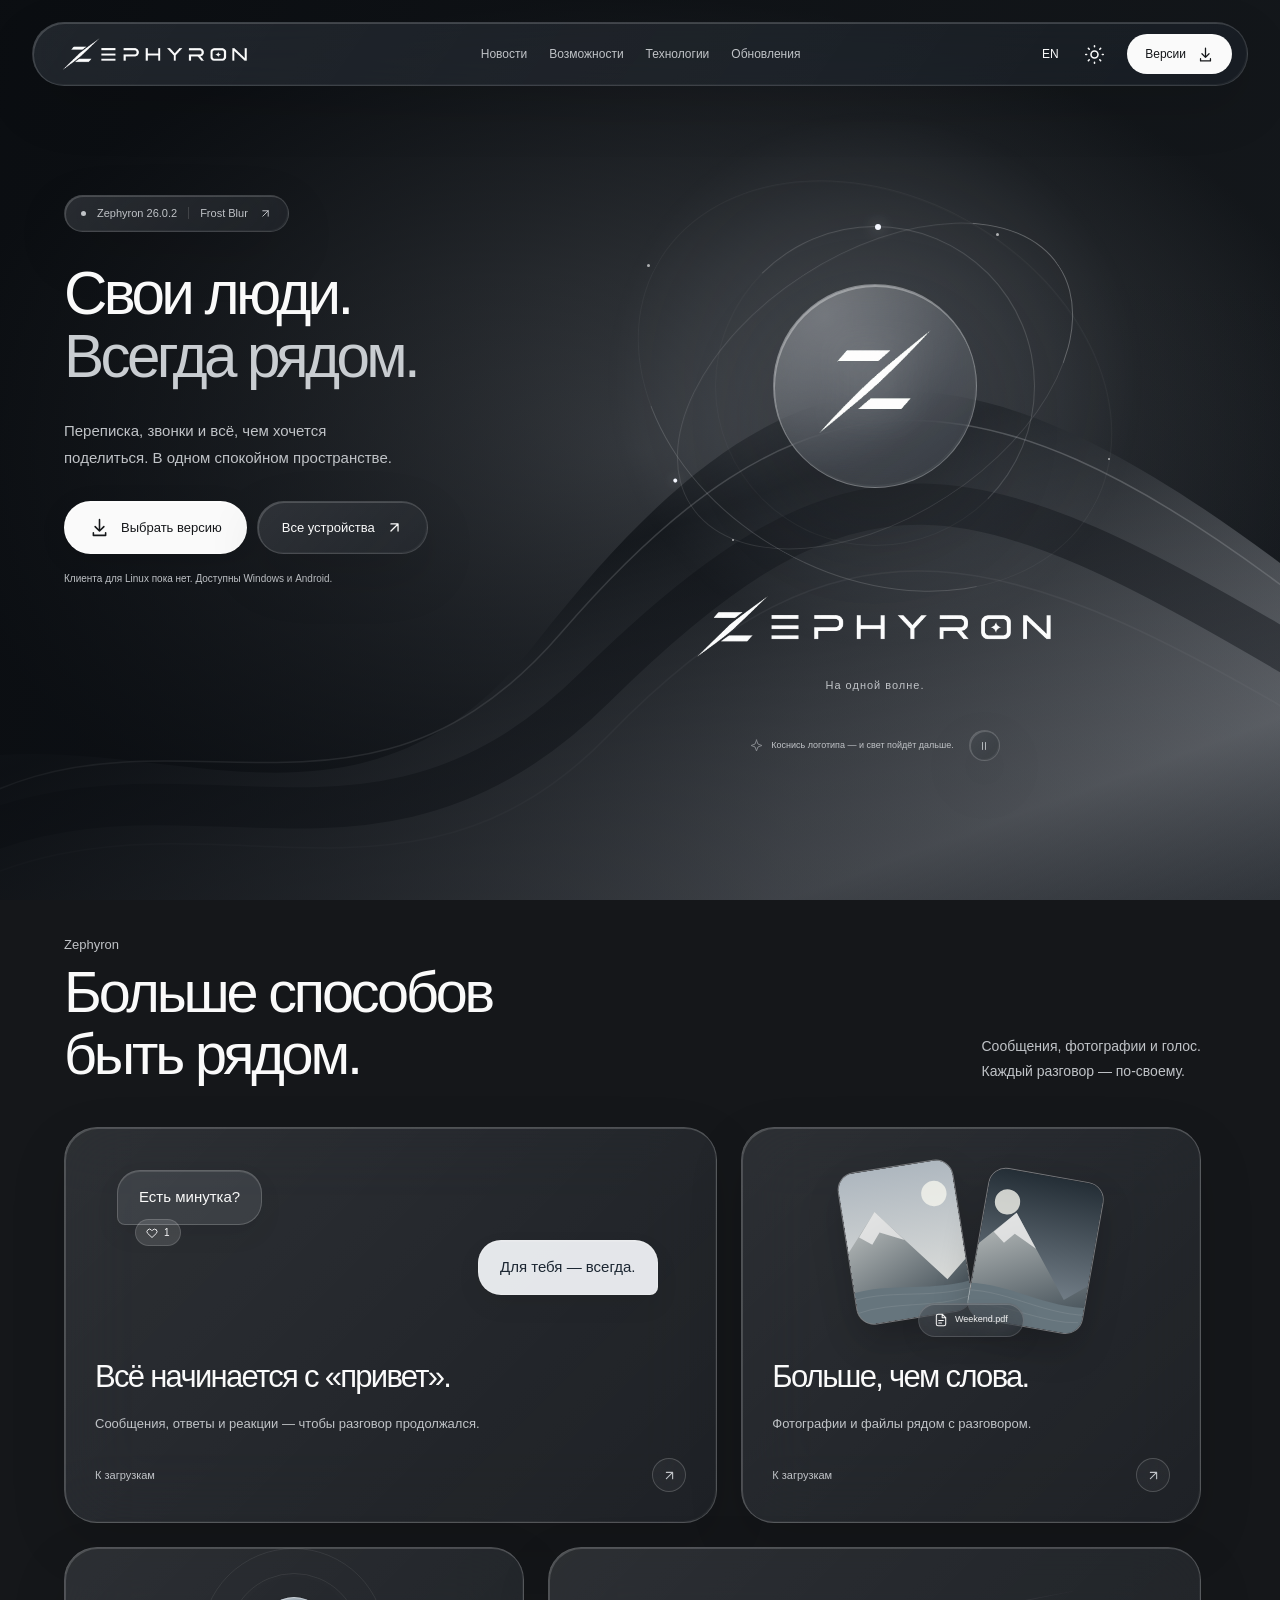
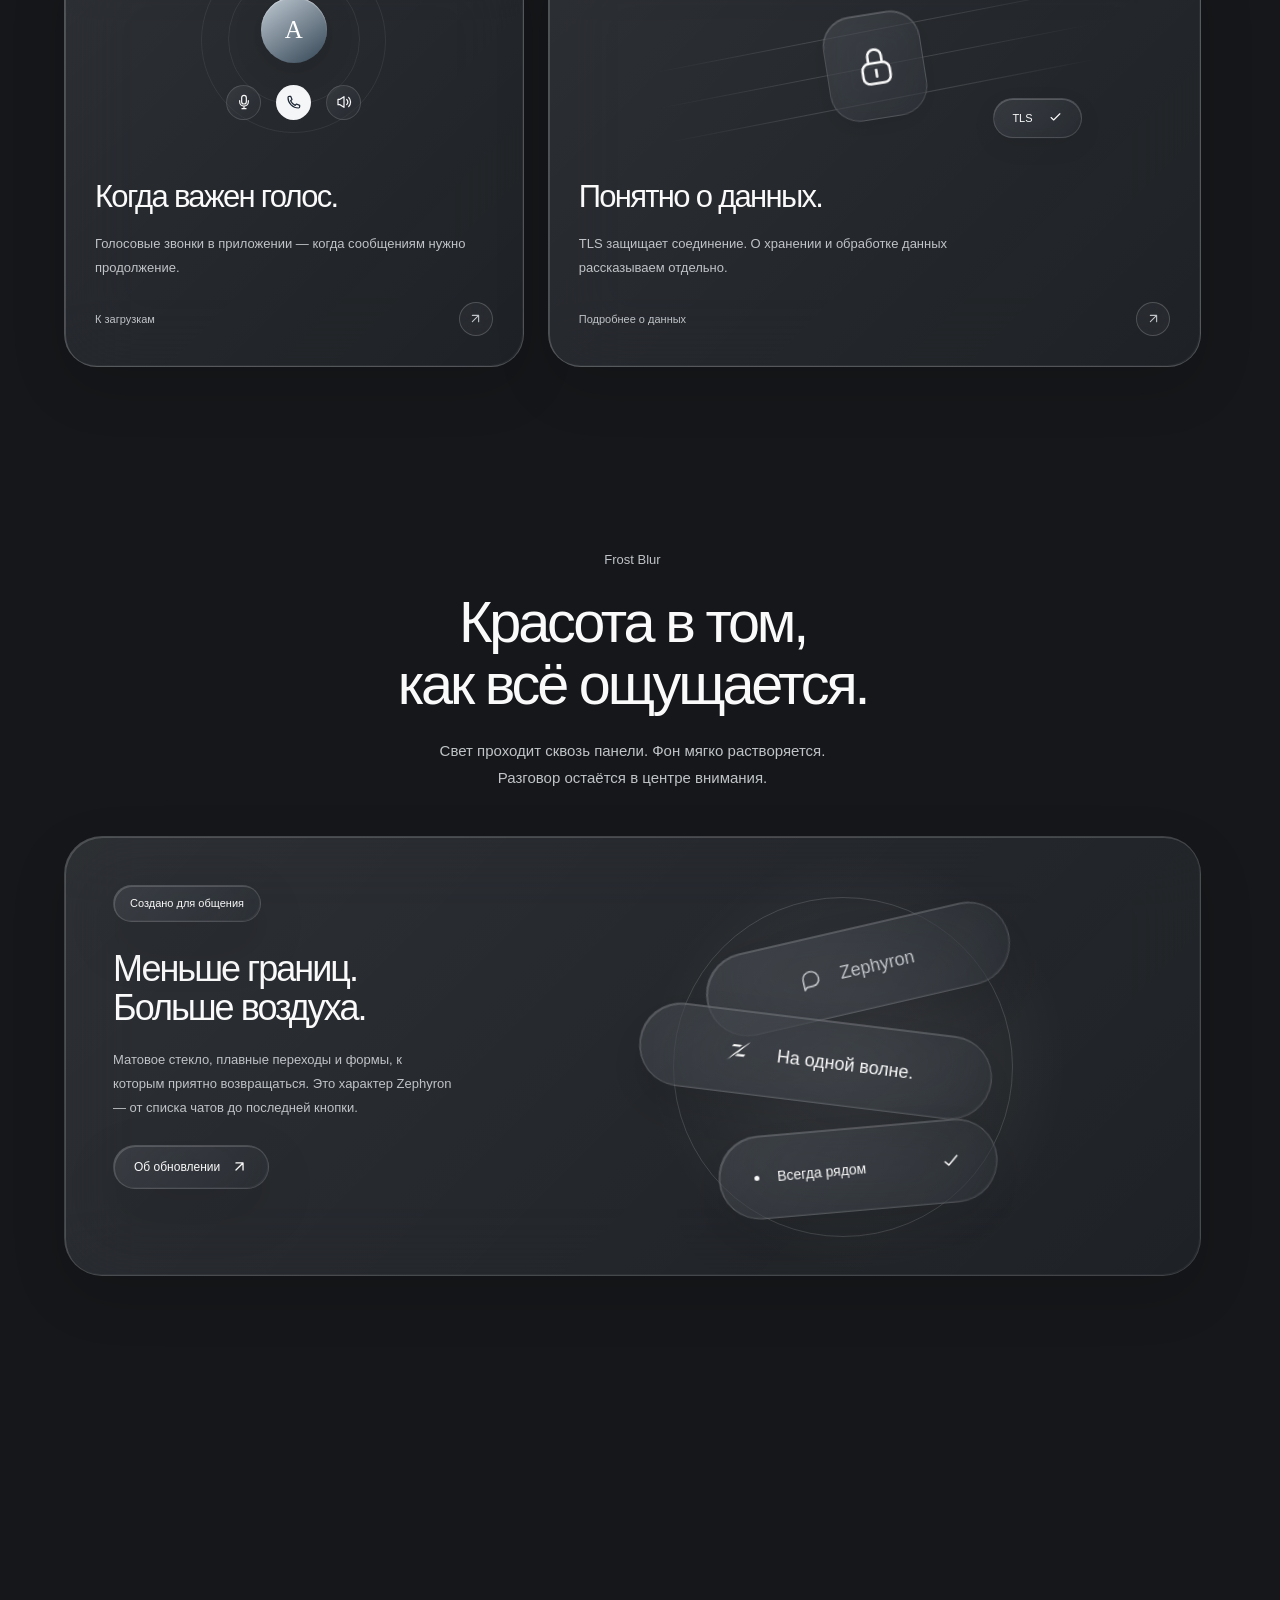
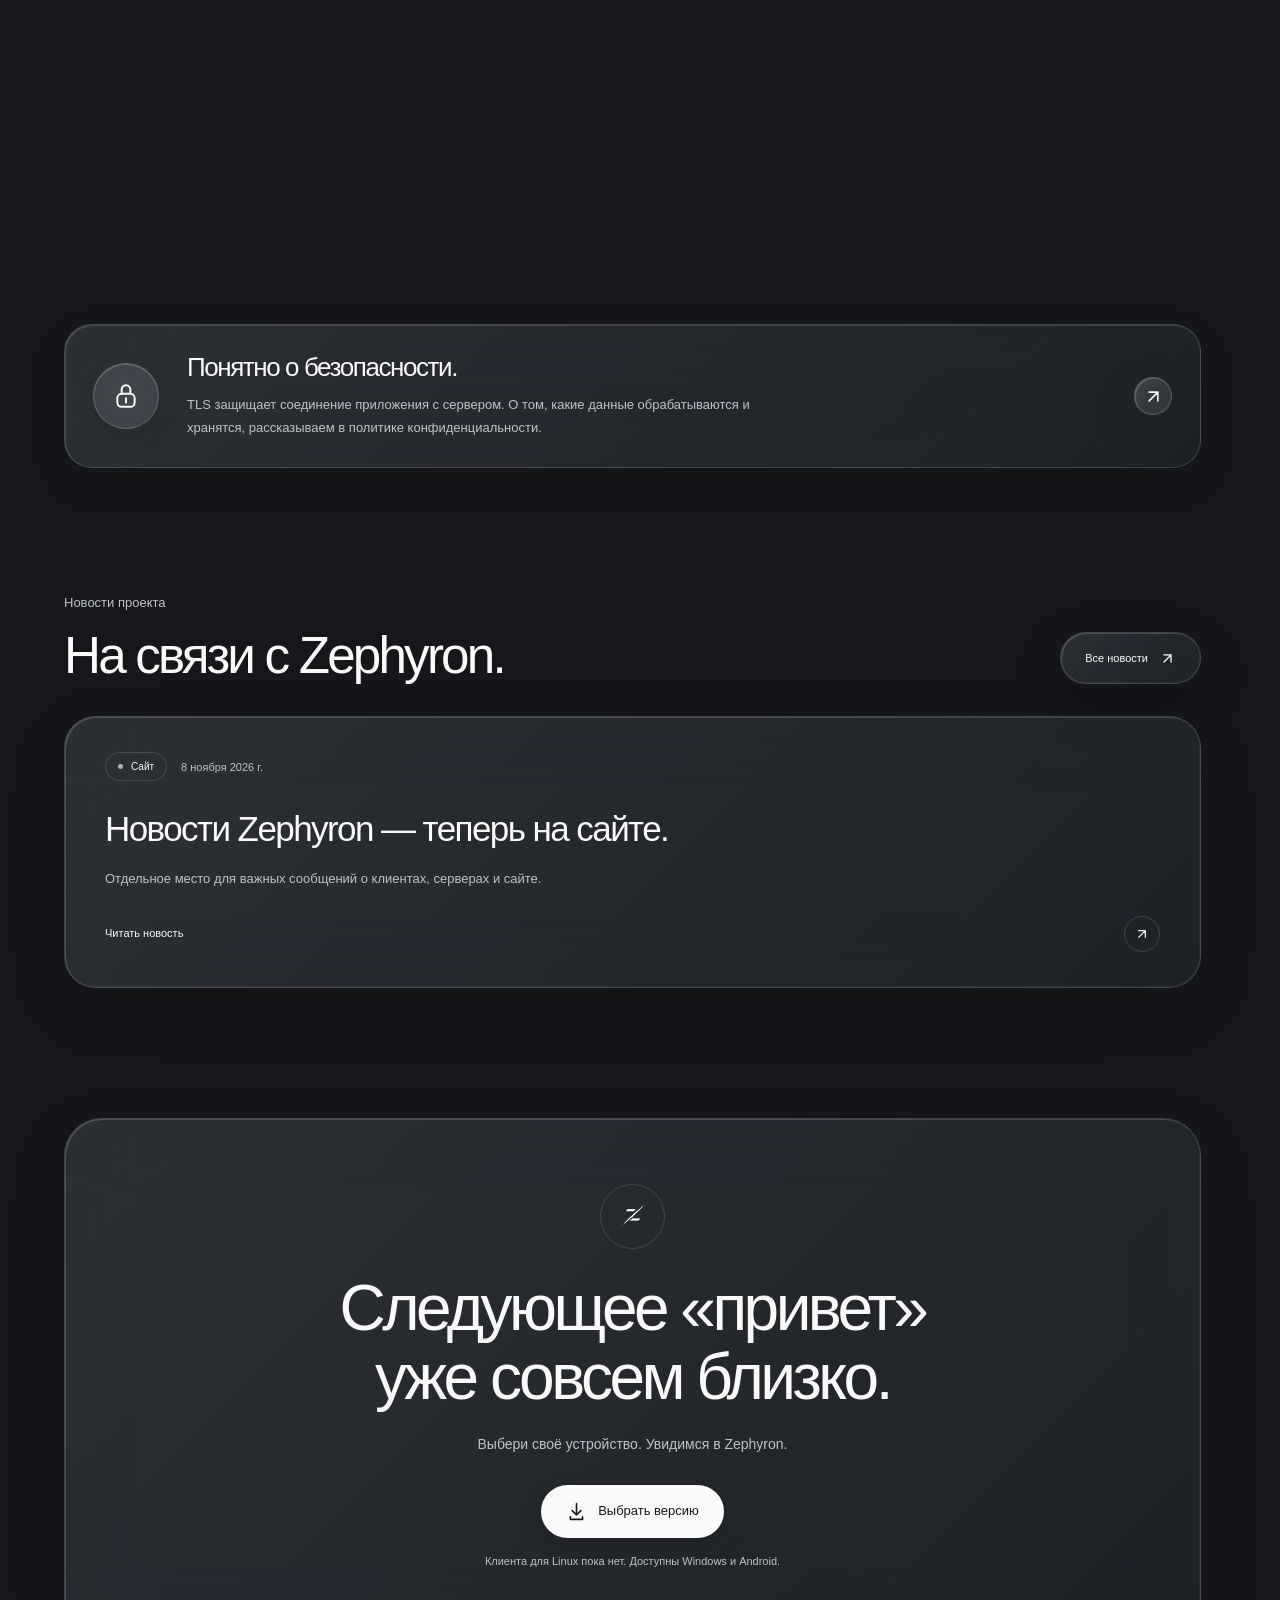
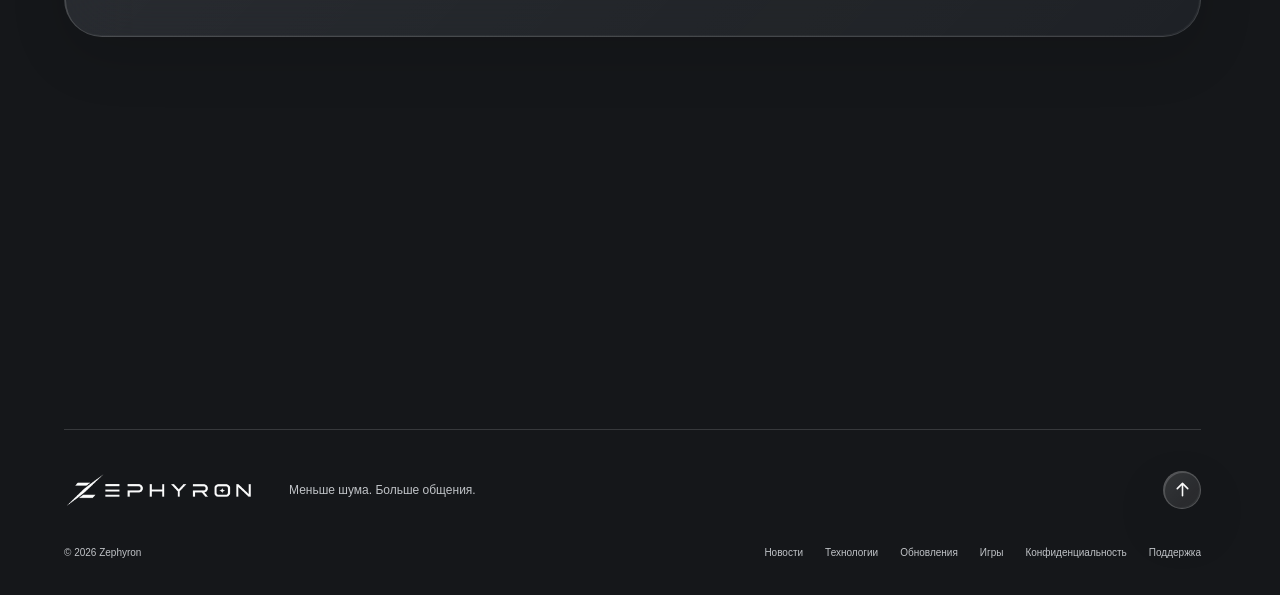
<file: index.html>
<!doctype html><html lang="ru" data-theme="dark"><head><meta charset="utf-8"><script>(()=>{const r=document.documentElement;try{r.dataset.theme=localStorage.getItem('zephyron-theme')==='light'?'light':'dark';r.lang=localStorage.getItem('zephyron-language')==='en'?'en':'ru';r.dataset.motion=localStorage.getItem('zephyron-motion')==='off'?'off':'on'}catch{}r.dataset.navigation='CSSViewTransitionRule'in window?'native':'fallback';window.addEventListener('pageswap',e=>{if(e.viewTransition)window.ZephyronPageTransition=e.viewTransition});window.addEventListener('pagereveal',e=>{if(!e.viewTransition)return;window.ZephyronPageTransition=e.viewTransition;r.dataset.crossing='1';const done=()=>{if(window.ZephyronPageTransition===e.viewTransition)window.ZephyronPageTransition=null;r.dataset.introDone='1';delete r.dataset.crossing;window.dispatchEvent(new Event('zephyron-route-ready'))};e.viewTransition.finished.then(done,done)})})();</script><meta name="viewport" content="width=device-width,initial-scale=1"><meta name="theme-color" content="#080808"><meta name="color-scheme" content="dark light"><title>Zephyron — На одной волне</title><meta name="description" content="Zephyron — твоё пространство общения. Мессенджер для Windows, macOS и Android."><link rel="icon" href="./assets/zephyron-symbol-white.png"><link rel="stylesheet" href="./styles.css?v=liquid-8"><script src="./device.js?v=liquid-8" defer></script><script src="./script.js?v=liquid-8" defer></script><link rel="stylesheet" href="./liquid.css?v=liquid-8"><script src="./environment.js?v=liquid-8" defer></script><script src="./brand.js?v=liquid-8" defer></script><link rel="stylesheet" href="./motion.css?v=liquid-8"><script src="./motion.js?v=liquid-8" defer></script><link rel="stylesheet" href="./frost.css?v=liquid-8"><link rel="stylesheet" href="./news.css?v=liquid-8"><link rel="stylesheet" href="./viewer.css?v=liquid-8"><script src="./viewer.js?v=liquid-8" defer></script><script src="./news-data.js?v=liquid-8" defer></script><script src="./news.js?v=liquid-8" defer></script><link rel="stylesheet" href="./brand.css?v=liquid-8"></head><body data-page="index"><div class="environment" aria-hidden="true"><div class="env-layer env-tide"></div><div class="env-layer env-pearl"></div><div class="env-layer env-slate"></div><div class="env-layer env-silver"></div><div class="env-veil"></div></div><a class="skip" href="#main"><span data-i18n="skip">К содержимому</span></a><header class="site-header"><nav class="nav frost" aria-label="Zephyron"><a class="brand full-brand" href="./index.html" aria-label="Zephyron — на главную"><svg class="wordmark" viewBox="130 360 1240 260" role="img" aria-label="Zephyron"><image href="./assets/zephyron-wordmark-white.webp" width="1536" height="1024"/></svg></a><div class="nav-links"><a href="./news.html"><span data-i18n="news">Новости</span></a><a href="./index.html#features"><span data-i18n="navExperience">Возможности</span></a><a href="./technologies.html"><span data-i18n="technologies">Технологии</span></a><a href="./changelog.html"><span data-i18n="navUpdates">Обновления</span></a></div><div class="nav-actions"><button id="language" class="icon-button" aria-label="Switch language">EN</button><button id="theme" class="icon-button" aria-label="Сменить тему"><svg class="ui-icon" viewBox="0 0 24 24" aria-hidden="true" width="24" height="24" fill="none" stroke="currentColor" stroke-width="1.8" stroke-linecap="round" stroke-linejoin="round" focusable="false"><circle cx="12" cy="12" r="4"/><path d="M12 2v1m0 18v1M2 12h1m18 0h1M5 5l1 1m12 12 1 1M5 19l1-1M18 6l1-1"/></svg></button><a class="nav-download" data-smart-link href="./downloads.html"><span data-smart-short>Скачать</span><svg class="ui-icon" viewBox="0 0 24 24" aria-hidden="true" width="24" height="24" fill="none" stroke="currentColor" stroke-width="1.8" stroke-linecap="round" stroke-linejoin="round" focusable="false"><path d="M12 3v13m-5-5 5 5 5-5M5 18v3h14v-3"/></svg></a><button id="menu-toggle" class="icon-button" aria-label="Меню" aria-expanded="false" aria-controls="mobile-menu"><svg class="ui-icon" viewBox="0 0 24 24" aria-hidden="true" width="24" height="24" fill="none" stroke="currentColor" stroke-width="1.8" stroke-linecap="round" stroke-linejoin="round" focusable="false"><path d="M5 8h14M5 16h14"/></svg></button></div></nav><div id="mobile-menu" class="frost" hidden><a href="./news.html"><span data-i18n="news">Новости</span></a><a href="./index.html#features"><span data-i18n="navExperience">Возможности</span></a><a href="./downloads.html"><span data-i18n="versions">Версии</span></a><a href="./technologies.html"><span data-i18n="technologies">Технологии</span></a><a href="./changelog.html"><span data-i18n="navUpdates">Обновления</span></a><a href="./games.html"><span data-i18n="games">Игры</span></a></div></header><main id="main"><section class="hero wrap" data-scene="tide"><div class="hero-haze" aria-hidden="true"><div class="haze haze-a"></div><div class="haze haze-b"></div></div><a class="release-pill frost" href="./changelog.html"><span class="status-dot"></span><span data-i18n="releasePill">Zephyron 26.0.2</span><span class="pill-separator"></span>Frost Blur<svg class="ui-icon" viewBox="0 0 24 24" aria-hidden="true" width="24" height="24" fill="none" stroke="currentColor" stroke-width="1.8" stroke-linecap="round" stroke-linejoin="round" focusable="false"><path d="M7 17 17 7M7 7h10v10"/></svg></a><h1><span data-i18n="capsuleHeadline">Свои люди.<br><span class="headline-soft">Всегда рядом.</span></span></h1><p class="hero-description"><span data-i18n="capsuleIntro">Переписка, звонки и всё, чем хочется поделиться.<br> В одном спокойном пространстве.</span></p><div class="hero-actions"><a class="cta" data-smart-link href="./downloads.html"><svg class="ui-icon" viewBox="0 0 24 24" aria-hidden="true" width="24" height="24" fill="none" stroke="currentColor" stroke-width="1.8" stroke-linecap="round" stroke-linejoin="round" focusable="false"><path d="M12 3v13m-5-5 5 5 5-5M5 18v3h14v-3"/></svg><span data-smart-label>Скачать Zephyron</span></a><a class="secondary-button frost" href="#downloads"><span data-i18n="allDevices">Все устройства</span><svg class="ui-icon" viewBox="0 0 24 24" aria-hidden="true" width="24" height="24" fill="none" stroke="currentColor" stroke-width="1.8" stroke-linecap="round" stroke-linejoin="round" focusable="false"><path d="M7 17 17 7M7 7h10v10"/></svg></a></div><p class="device-notice" data-device-note>Windows и Android · macOS скоро</p><div class="product-stage brand-stage" id="experience"><div class="brand-scene"><div class="brand-aura" aria-hidden="true"></div><button type="button" class="brand-visual" data-brand-pulse aria-label="Пустить световую волну" data-i18n-aria="brandPulse"><span class="brand-orbit orbit-one" aria-hidden="true"><i></i></span><span class="brand-orbit orbit-two" aria-hidden="true"><i></i></span><span class="brand-orbit orbit-three" aria-hidden="true"></span><span class="brand-pulses" aria-hidden="true"></span><span class="brand-core frost" aria-hidden="true"><span class="brand-core-light"></span><svg viewBox="240 240 780 780" class="brand-glyph" aria-hidden="true"><image href="./assets/zephyron-symbol-white.png" width="1254" height="1254"/></svg></span><span class="brand-dust" aria-hidden="true"><i></i><i></i><i></i><i></i></span></button><svg class="brand-signature" viewBox="130 360 1240 260" role="img" aria-label="Zephyron"><image href="./assets/zephyron-wordmark-white.webp" width="1536" height="1024"/></svg><span class="brand-whisper" data-i18n="brandWhisper">На одной волне.</span></div><div class="brand-caption"><span><svg class="ui-icon" viewBox="0 0 24 24" width="24" height="24" fill="none" stroke="currentColor" stroke-width="1.8" stroke-linecap="round" stroke-linejoin="round" aria-hidden="true" focusable="false"><path d="m12 2 2.7 7.3L22 12l-7.3 2.7L12 22l-2.7-7.3L2 12l7.3-2.7L12 2Z"/></svg><span data-i18n="brandHint">Коснись логотипа — и свет пойдёт дальше.</span></span><button type="button" id="motion-toggle" class="motion-toggle frost" aria-label="Уменьшить движение" aria-pressed="false"><svg class="ui-icon" viewBox="0 0 24 24" width="24" height="24" fill="none" stroke="currentColor" stroke-width="1.8" stroke-linecap="round" stroke-linejoin="round" aria-hidden="true" focusable="false"><path d="M9 5v14M15 5v14"/></svg></button></div></div></section>
<section id="features" class="section wrap restored-features" data-scene="pearl"><div class="cards-heading reveal"><span class="eyebrow">Zephyron</span><h2><span data-i18n="cardsHeading">Больше способов<br>быть рядом.</span></h2><p><span data-i18n="cardsIntro">Сообщения, фотографии и голос.<br>Каждый разговор — по-своему.</span></p></div><div class="glass-card-grid"><a class="glass-card frost card-chat" href="./downloads.html"><span class="card-light" aria-hidden="true"></span><div class="card-art" aria-hidden="true"><div class="card-chat-bubble bubble-a"><span data-i18n="cardBubbleA">Есть минутка?</span></div><div class="card-chat-bubble bubble-b"><span data-i18n="cardBubbleB">Для тебя — всегда.</span></div><span class="card-reaction"><svg class="ui-icon" viewBox="0 0 24 24" width="24" height="24" fill="none" stroke="currentColor" stroke-width="1.8" stroke-linecap="round" stroke-linejoin="round" aria-hidden="true" focusable="false"><path d="M20.6 5.8a5 5 0 0 0-7.1 0L12 7.3l-1.5-1.5a5 5 0 0 0-7.1 7.1L12 21l8.6-8.1a5 5 0 0 0 0-7.1Z"/></svg> 1</span></div><div class="glass-card-copy"><h3><span data-i18n="glassChatTitle">Всё начинается с «привет».</span></h3><p><span data-i18n="glassChatBody">Сообщения, ответы и реакции — чтобы разговор продолжался.</span></p></div><span class="glass-card-link"><span data-i18n="getApp">К загрузкам</span><span class="card-arrow"><svg class="ui-icon" viewBox="0 0 24 24" width="24" height="24" fill="none" stroke="currentColor" stroke-width="1.8" stroke-linecap="round" stroke-linejoin="round" aria-hidden="true" focusable="false"><path d="M7 17 17 7M7 7h10v10"/></svg></span></span></a><a class="glass-card frost card-media" href="./downloads.html"><span class="card-light" aria-hidden="true"></span><div class="card-art" aria-hidden="true"><div class="card-photo photo-a"><img src="./assets/moment-1.svg" width="400" height="420" loading="lazy" alt="" data-i18n-alt="mountainAlt"></div><div class="card-photo photo-b"><img src="./assets/moment-2.svg" width="400" height="420" loading="lazy" alt="" data-i18n-alt="seaAlt"></div><span class="card-file frost"><svg class="ui-icon" viewBox="0 0 24 24" width="24" height="24" fill="none" stroke="currentColor" stroke-width="1.8" stroke-linecap="round" stroke-linejoin="round" aria-hidden="true" focusable="false"><path d="M14 2H7a3 3 0 0 0-3 3v14a3 3 0 0 0 3 3h10a3 3 0 0 0 3-3V8l-6-6Zm0 0v6h6M8 13h8m-8 4h5"/></svg> Weekend.pdf</span></div><div class="glass-card-copy"><h3><span data-i18n="glassMediaTitle">Больше, чем слова.</span></h3><p><span data-i18n="glassMediaBody">Фотографии и файлы рядом с разговором.</span></p></div><span class="glass-card-link"><span data-i18n="getApp">К загрузкам</span><span class="card-arrow"><svg class="ui-icon" viewBox="0 0 24 24" width="24" height="24" fill="none" stroke="currentColor" stroke-width="1.8" stroke-linecap="round" stroke-linejoin="round" aria-hidden="true" focusable="false"><path d="M7 17 17 7M7 7h10v10"/></svg></span></span></a><a class="glass-card frost card-call" href="./downloads.html"><span class="card-light" aria-hidden="true"></span><div class="card-art" aria-hidden="true"><span class="card-call-ring ring-outer"></span><span class="card-call-ring ring-inner"></span><span class="card-call-avatar">A</span><div class="card-call-buttons"><span class="frost"><svg class="ui-icon" viewBox="0 0 24 24" width="24" height="24" fill="none" stroke="currentColor" stroke-width="1.8" stroke-linecap="round" stroke-linejoin="round" aria-hidden="true" focusable="false"><rect x="8.5" y="2" width="7" height="13" rx="3.5"/><path d="M5.5 10v1.5a6.5 6.5 0 0 0 13 0V10M12 18v4m-3 0h6"/></svg></span><span class="call-white"><svg class="ui-icon" viewBox="0 0 24 24" width="24" height="24" fill="none" stroke="currentColor" stroke-width="1.8" stroke-linecap="round" stroke-linejoin="round" aria-hidden="true" focusable="false"><path d="M7 3.5H4.8C3.8 3.5 3 4.3 3 5.3c0 8.6 7.1 15.7 15.7 15.7 1 0 1.8-.8 1.8-1.8V17l-4.8-2-1.9 2a14 14 0 0 1-6.9-6.9L9 8.3 7 3.5Z"/></svg></span><span class="frost"><svg class="ui-icon" viewBox="0 0 24 24" width="24" height="24" fill="none" stroke="currentColor" stroke-width="1.8" stroke-linecap="round" stroke-linejoin="round" aria-hidden="true" focusable="false"><path d="m12 4-6 4H3v8h3l6 4V4ZM16 8a6 6 0 0 1 0 8m3-11a10 10 0 0 1 0 14"/></svg></span></div></div><div class="glass-card-copy"><h3><span data-i18n="glassCallTitle">Когда важен голос.</span></h3><p><span data-i18n="glassCallBody">Голосовые звонки в приложении — когда сообщениям нужно продолжение.</span></p></div><span class="glass-card-link"><span data-i18n="getApp">К загрузкам</span><span class="card-arrow"><svg class="ui-icon" viewBox="0 0 24 24" width="24" height="24" fill="none" stroke="currentColor" stroke-width="1.8" stroke-linecap="round" stroke-linejoin="round" aria-hidden="true" focusable="false"><path d="M7 17 17 7M7 7h10v10"/></svg></span></span></a><a class="glass-card frost card-privacy" href="./privacy.html"><span class="card-light" aria-hidden="true"></span><div class="card-art" aria-hidden="true"><div class="card-shield frost"><svg class="ui-icon" viewBox="0 0 24 24" width="24" height="24" fill="none" stroke="currentColor" stroke-width="1.8" stroke-linecap="round" stroke-linejoin="round" aria-hidden="true" focusable="false"><rect x="4" y="10" width="16" height="12" rx="4"/><path d="M8 10V6a4 4 0 0 1 8 0v4M12 14v4"/></svg></div><span class="card-security-pill frost">TLS <svg class="ui-icon" viewBox="0 0 24 24" width="24" height="24" fill="none" stroke="currentColor" stroke-width="1.8" stroke-linecap="round" stroke-linejoin="round" aria-hidden="true" focusable="false"><path d="m5 12 4 4L19 6"/></svg></span><div class="card-security-lines"><span></span><span></span><span></span></div></div><div class="glass-card-copy"><h3><span data-i18n="glassPrivacyTitle">Понятно о данных.</span></h3><p><span data-i18n="glassPrivacyBody">TLS защищает соединение. О хранении и обработке данных рассказываем отдельно.</span></p></div><span class="glass-card-link"><span data-i18n="readPrivacy">Подробнее о данных</span><span class="card-arrow"><svg class="ui-icon" viewBox="0 0 24 24" width="24" height="24" fill="none" stroke="currentColor" stroke-width="1.8" stroke-linecap="round" stroke-linejoin="round" aria-hidden="true" focusable="false"><path d="M7 17 17 7M7 7h10v10"/></svg></span></span></a></div></section><section class="frost-story section wrap" data-scene="pearl" id="frost"><div class="story-heading reveal"><span class="eyebrow">Frost Blur</span><h2><span data-i18n="capsuleFrost">Красота в том,<br>как всё ощущается.</span></h2><p><span data-i18n="capsuleFrostText">Свет проходит сквозь панели. Фон мягко растворяется.<br>Разговор остаётся в центре внимания.</span></p></div><div class="material-showcase frost reveal"><div class="material-description"><span class="small-pill frost"><span data-i18n="madeForTalk">Создано для общения</span></span><h3><span data-i18n="glassHeading">Меньше границ.<br>Больше воздуха.</span></h3><p><span data-i18n="glassBody">Матовое стекло, плавные переходы и формы, к которым приятно возвращаться. Это характер Zephyron — от списка чатов до последней кнопки.</span></p><a class="secondary-button frost" href="./changelog.html"><span data-i18n="aboutUpdate">Об обновлении</span><svg class="ui-icon" viewBox="0 0 24 24" aria-hidden="true" width="24" height="24" fill="none" stroke="currentColor" stroke-width="1.8" stroke-linecap="round" stroke-linejoin="round" focusable="false"><path d="M7 17 17 7M7 7h10v10"/></svg></a></div><div class="capsule-material" aria-hidden="true"><div class="material-light"></div><div class="material-orbit"></div><div class="material-pill pill-back frost"><svg class="ui-icon" viewBox="0 0 24 24" aria-hidden="true" width="24" height="24" fill="none" stroke="currentColor" stroke-width="1.8" stroke-linecap="round" stroke-linejoin="round" focusable="false"><path d="M20 11a8 8 0 0 1-8 8H5l-3 3V11a9 9 0 1 1 18 0Z"/></svg><span>Zephyron</span></div><div class="material-pill pill-middle frost"><span class="logo"><img src="./assets/zephyron-symbol-white.png" alt="" width="32" height="32"></span><span><span data-i18n="connection">На одной волне.</span></span></div><div class="material-pill pill-front frost"><span class="status-dot"></span><span><span data-i18n="alwaysClose">Всегда рядом</span></span><svg class="ui-icon" viewBox="0 0 24 24" aria-hidden="true" width="24" height="24" fill="none" stroke="currentColor" stroke-width="1.8" stroke-linecap="round" stroke-linejoin="round" focusable="false"><path d="m5 12 4 4L19 6"/></svg></div></div></div></section>
<section class="details-section section wrap" data-scene="slate"><div class="details-heading reveal"><h2><span data-i18n="detailsHeading">Всё нужное.<br>На своём месте.</span></h2><p><span data-i18n="detailsIntro">Без долгого знакомства.<br>Открой чат — и продолжай разговор.</span></p></div><div class="detail-list"><article class="detail-row frost reveal"><span class="detail-icon frost"><svg class="ui-icon" viewBox="0 0 24 24" aria-hidden="true" width="24" height="24" fill="none" stroke="currentColor" stroke-width="1.8" stroke-linecap="round" stroke-linejoin="round" focusable="false"><path d="M20.5 11.2c0 4.7-3.1 8-8.4 8H7L3.5 22v-9.7c0-5.5 3.1-9 8.5-9s8.5 3.3 8.5 7.9Z"/><path d="M8 10h8M8 14h5"/></svg></span><div><h3><span data-i18n="detailChat">Разговор продолжается.</span></h3><p><span data-i18n="detailChatBody">Сообщения, ответы и реакции. Делись фотографиями и файлами, возвращайся к важному в истории чата.</span></p></div><span class="detail-tag frost"><span data-i18n="detailChatTag">Ближе к своим</span></span></article><article class="detail-row frost reveal"><span class="detail-icon frost"><svg class="ui-icon" viewBox="0 0 24 24" aria-hidden="true" width="24" height="24" fill="none" stroke="currentColor" stroke-width="1.8" stroke-linecap="round" stroke-linejoin="round" focusable="false"><rect x="2" y="3" width="20" height="14" rx="4"/><path d="M12 17v4m-4 0h8"/></svg></span><div><h3><span data-i18n="detailDevices">Твой экран. Твой Zephyron.</span></h3><p><span data-i18n="detailDevicesBody">Windows для большого экрана. Android — чтобы оставаться рядом, куда бы ты ни отправился.</span></p></div><a class="icon-button frost" href="./downloads.html" aria-label="Версии для устройств"><svg class="ui-icon" viewBox="0 0 24 24" aria-hidden="true" width="24" height="24" fill="none" stroke="currentColor" stroke-width="1.8" stroke-linecap="round" stroke-linejoin="round" focusable="false"><path d="M7 17 17 7M7 7h10v10"/></svg></a></article><article class="detail-row frost reveal"><span class="detail-icon frost"><svg class="ui-icon" viewBox="0 0 24 24" aria-hidden="true" width="24" height="24" fill="none" stroke="currentColor" stroke-width="1.8" stroke-linecap="round" stroke-linejoin="round" focusable="false"><rect x="4" y="10" width="16" height="12" rx="4"/><path d="M8 10V6a4 4 0 0 1 8 0v4M12 14v4"/></svg></span><div><h3><span data-i18n="detailSecurity">Понятно о безопасности.</span></h3><p><span data-i18n="detailSecurityBody">TLS защищает соединение приложения с сервером. О том, какие данные обрабатываются и хранятся, рассказываем в политике конфиденциальности.</span></p></div><a class="icon-button frost" href="./privacy.html" aria-label="Политика конфиденциальности"><svg class="ui-icon" viewBox="0 0 24 24" aria-hidden="true" width="24" height="24" fill="none" stroke="currentColor" stroke-width="1.8" stroke-linecap="round" stroke-linejoin="round" focusable="false"><path d="M7 17 17 7M7 7h10v10"/></svg></a></article></div></section>
<section class="section wrap home-news" data-scene="silver"><div class="home-news-heading"><div><span class="eyebrow" data-i18n="homeNews">Новости проекта</span><h2 data-i18n="homeNewsTitle">На связи с Zephyron.</h2></div><a class="secondary-button frost" href="./news.html"><span data-i18n="newsBack">Все новости</span><svg class="ui-icon" viewBox="0 0 24 24" width="24" height="24" fill="none" stroke="currentColor" stroke-width="1.8" stroke-linecap="round" stroke-linejoin="round" aria-hidden="true" focusable="false"><path d="M7 17 17 7M7 7h10v10"/></svg></a></div><div id="home-news-list"><a class="news-card frost" href="./news-item.html?id=news-on-site"><div class="news-meta"><span class="news-category" data-i18n="newsSite">Сайт</span><time datetime="2026-11-08">8 ноября 2026</time></div><h2>Новости Zephyron — теперь на сайте.</h2><p>Отдельное место для важных сообщений о клиентах, серверах и сайте.</p><span class="news-read"><span data-i18n="newsRead">Читать новость</span><svg class="ui-icon" viewBox="0 0 24 24" width="24" height="24" fill="none" stroke="currentColor" stroke-width="1.8" stroke-linecap="round" stroke-linejoin="round" aria-hidden="true" focusable="false"><path d="M7 17 17 7M7 7h10v10"/></svg></span></a></div></section><section class="download-section section wrap" data-scene="silver" id="downloads"><div class="download-shell frost reveal"><span class="download-mark"><span class="logo"><img src="./assets/zephyron-symbol-white.png" alt="" width="32" height="32"></span></span><h2><span data-i18n="closingTitle">Следующее «привет»<br>уже совсем близко.</span></h2><p><span data-i18n="closingIntro">Выбери своё устройство. Увидимся в Zephyron.</span></p><a class="cta" data-smart-link href="./downloads.html"><svg class="ui-icon" viewBox="0 0 24 24" aria-hidden="true" width="24" height="24" fill="none" stroke="currentColor" stroke-width="1.8" stroke-linecap="round" stroke-linejoin="round" focusable="false"><path d="M12 3v13m-5-5 5 5 5-5M5 18v3h14v-3"/></svg><span data-smart-label>Скачать Zephyron</span></a><p class="device-notice" data-device-note></p></div><div class="platform-glass-grid" role="group" aria-label="Версии Zephyron"><a class="glass-card platform-glass frost" data-platform-chip="Windows" href="./downloads.html?platform=Windows"><span class="card-light" aria-hidden="true"></span><span class="platform-glass-icon card-art" aria-hidden="true"><svg class="ui-icon" viewBox="0 0 24 24" width="24" height="24" fill="none" stroke="currentColor" stroke-width="1.8" stroke-linecap="round" stroke-linejoin="round" aria-hidden="true" focusable="false"><path d="M3 4h8v7H3V4Zm10 0h8v7h-8V4ZM3 13h8v7H3v-7Zm10 0h8v7h-8v-7Z"/></svg></span><span class="platform-glass-top"><strong>Windows</strong><span class="card-arrow"><svg class="ui-icon" viewBox="0 0 24 24" width="24" height="24" fill="none" stroke="currentColor" stroke-width="1.8" stroke-linecap="round" stroke-linejoin="round" aria-hidden="true" focusable="false"><path d="M7 17 17 7M7 7h10v10"/></svg></span></span><p><span data-i18n="cardWindows">На большом экране.</span></p><span class="platform-glass-status">V26.0.2</span></a><a class="glass-card platform-glass frost" data-platform-chip="Android" href="./downloads.html?platform=Android"><span class="card-light" aria-hidden="true"></span><span class="platform-glass-icon card-art" aria-hidden="true"><svg class="ui-icon" viewBox="0 0 24 24" width="24" height="24" fill="none" stroke="currentColor" stroke-width="1.8" stroke-linecap="round" stroke-linejoin="round" aria-hidden="true" focusable="false"><rect x="6" y="2" width="12" height="20" rx="4"/><path d="M10 5h4m-3 14h2"/></svg></span><span class="platform-glass-top"><strong>Android</strong><span class="card-arrow"><svg class="ui-icon" viewBox="0 0 24 24" width="24" height="24" fill="none" stroke="currentColor" stroke-width="1.8" stroke-linecap="round" stroke-linejoin="round" aria-hidden="true" focusable="false"><path d="M7 17 17 7M7 7h10v10"/></svg></span></span><p><span data-i18n="cardAndroid">Всегда под рукой.</span></p><span class="platform-glass-status">V26.0.2</span></a><a class="glass-card platform-glass frost" data-platform-chip="macOS" href="./downloads.html?platform=macOS"><span class="card-light" aria-hidden="true"></span><span class="platform-glass-icon card-art" aria-hidden="true"><svg class="ui-icon" viewBox="0 0 24 24" width="24" height="24" fill="none" stroke="currentColor" stroke-width="1.8" stroke-linecap="round" stroke-linejoin="round" aria-hidden="true" focusable="false"><rect x="2" y="3" width="20" height="14" rx="4"/><path d="M12 17v4m-4 0h8"/></svg></span><span class="platform-glass-top"><strong>macOS</strong><span class="card-arrow"><svg class="ui-icon" viewBox="0 0 24 24" width="24" height="24" fill="none" stroke="currentColor" stroke-width="1.8" stroke-linecap="round" stroke-linejoin="round" aria-hidden="true" focusable="false"><path d="M7 17 17 7M7 7h10v10"/></svg></span></span><p><span data-i18n="cardMac">Публичная версия готовится.</span></p><span class="platform-glass-status"><span data-i18n="cardComing">Скоро</span></span></a></div></section></main><footer class="site-footer wrap"><div class="footer-top"><a class="brand full-brand" href="./index.html" aria-label="Zephyron — на главную"><svg class="wordmark" viewBox="130 360 1240 260" role="img" aria-label="Zephyron"><image href="./assets/zephyron-wordmark-white.webp" width="1536" height="1024"/></svg></a><p><span data-i18n="footer">Меньше шума. Больше общения.</span></p><a class="back-top icon-button frost" href="#main" aria-label="Наверх"><svg class="ui-icon" viewBox="0 0 24 24" aria-hidden="true" width="24" height="24" fill="none" stroke="currentColor" stroke-width="1.8" stroke-linecap="round" stroke-linejoin="round" focusable="false"><path d="M12 19V5m-6 6 6-6 6 6"/></svg></a></div><div class="footer-bottom"><span>© 2026 Zephyron</span><div><a href="./news.html"><span data-i18n="news">Новости</span></a><a href="./technologies.html"><span data-i18n="technologies">Технологии</span></a><a href="./changelog.html"><span data-i18n="navUpdates">Обновления</span></a><a href="./games.html"><span data-i18n="games">Игры</span></a><a href="./privacy.html"><span data-i18n="privacy">Конфиденциальность</span></a><a href="mailto:awesome.zephyron@yandex.ru"><span data-i18n="support">Поддержка</span></a></div></div></footer><div class="toast frost" id="toast" role="status" aria-live="polite"></div></body></html>
</file>
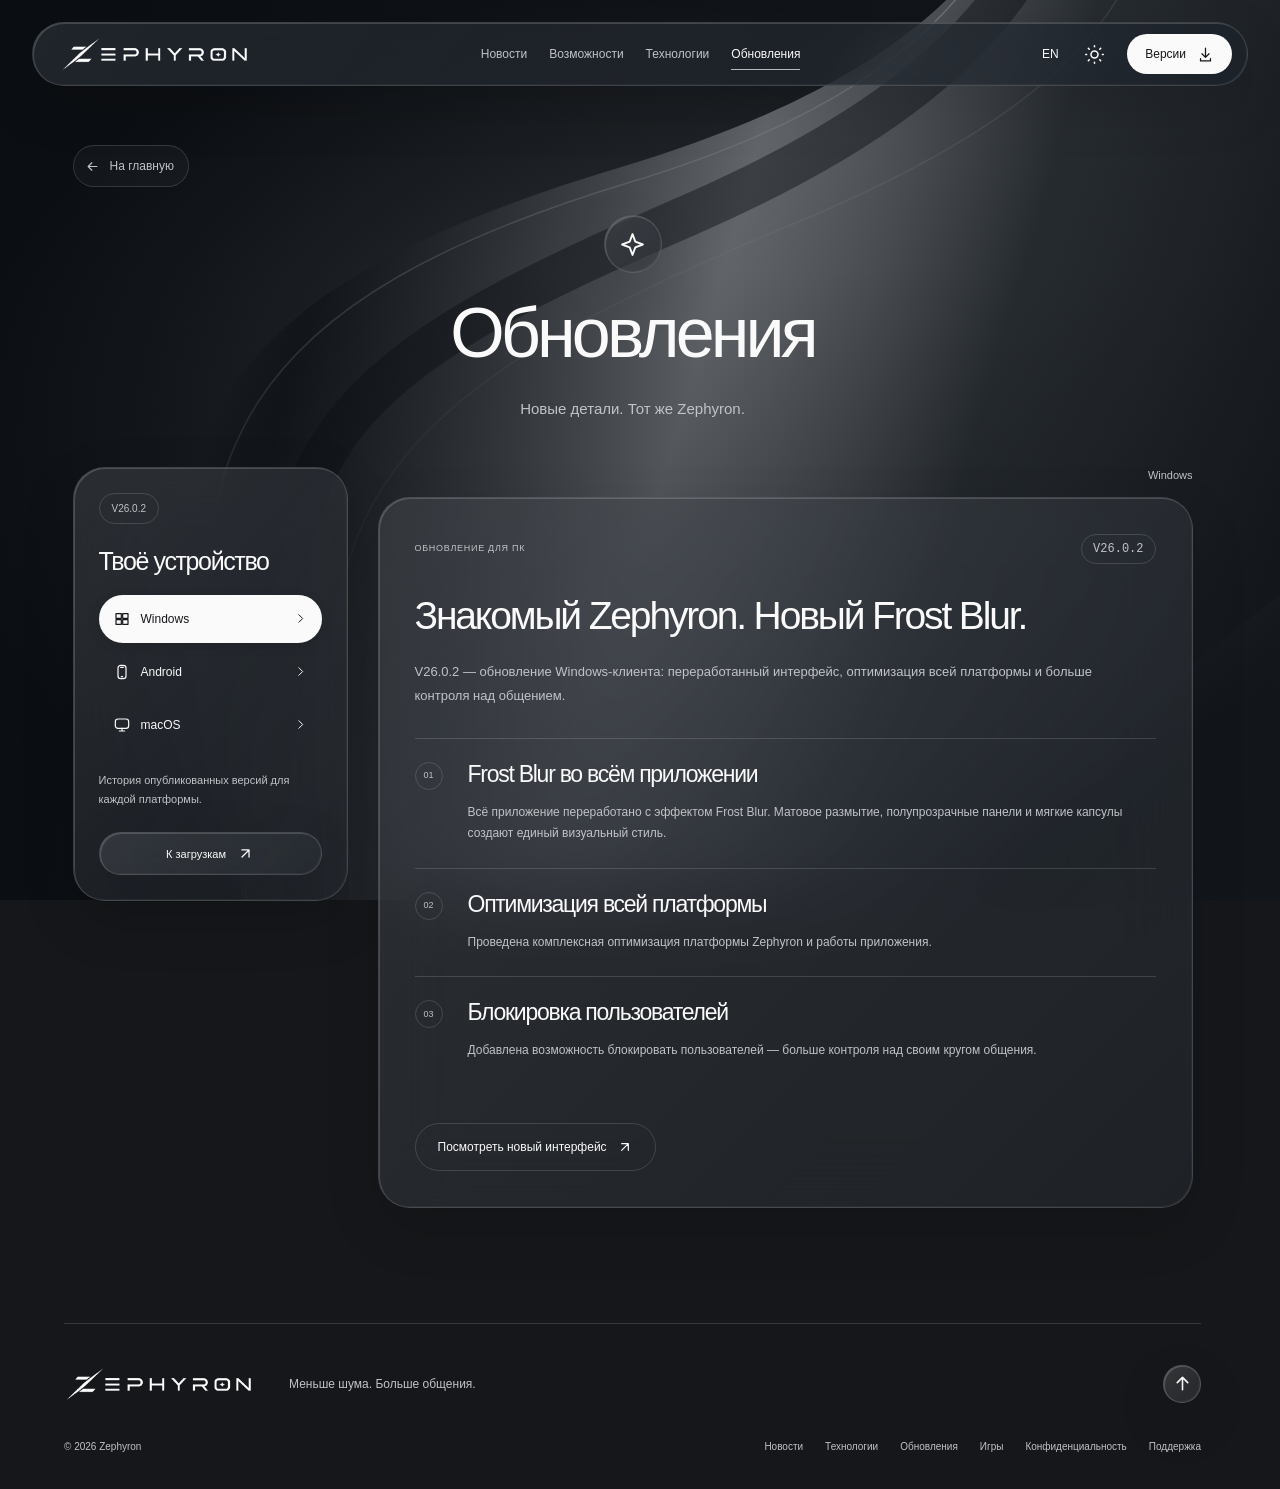
<file: changelog.html>
<!doctype html><html lang="ru" data-theme="dark"><head><meta charset="utf-8"><script>(()=>{const r=document.documentElement;try{r.dataset.theme=localStorage.getItem('zephyron-theme')==='light'?'light':'dark';r.lang=localStorage.getItem('zephyron-language')==='en'?'en':'ru';r.dataset.motion=localStorage.getItem('zephyron-motion')==='off'?'off':'on'}catch{}r.dataset.navigation='CSSViewTransitionRule'in window?'native':'fallback';window.addEventListener('pageswap',e=>{if(e.viewTransition)window.ZephyronPageTransition=e.viewTransition});window.addEventListener('pagereveal',e=>{if(!e.viewTransition)return;window.ZephyronPageTransition=e.viewTransition;r.dataset.crossing='1';const done=()=>{if(window.ZephyronPageTransition===e.viewTransition)window.ZephyronPageTransition=null;r.dataset.introDone='1';delete r.dataset.crossing;window.dispatchEvent(new Event('zephyron-route-ready'))};e.viewTransition.finished.then(done,done)})})();</script><meta name="viewport" content="width=device-width,initial-scale=1"><meta name="theme-color" content="#080808"><meta name="color-scheme" content="dark light"><title>Список изменений — Zephyron</title><meta name="description" content="Zephyron — твоё пространство общения. Мессенджер для Windows, macOS и Android."><link rel="icon" href="./assets/zephyron-symbol-white.png"><link rel="stylesheet" href="./styles.css?v=liquid-8"><script src="./device.js?v=liquid-8" defer></script><script src="./script.js?v=liquid-8" defer></script><script src="./android-release.js?v=liquid-8" defer></script><link rel="stylesheet" href="./liquid.css?v=liquid-8"><script src="./environment.js?v=liquid-8" defer></script><link rel="stylesheet" href="./motion.css?v=liquid-8"><script src="./motion.js?v=liquid-8" defer></script><link rel="stylesheet" href="./frost.css?v=liquid-8"><link rel="stylesheet" href="./news.css?v=liquid-8"><link rel="stylesheet" href="./viewer.css?v=liquid-8"><script src="./viewer.js?v=liquid-8" defer></script></head><body data-page="changelog"><div class="environment" aria-hidden="true"><div class="env-layer env-tide"></div><div class="env-layer env-pearl"></div><div class="env-layer env-slate"></div><div class="env-layer env-silver"></div><div class="env-veil"></div></div><a class="skip" href="#main"><span data-i18n="skip">К содержимому</span></a><header class="site-header"><nav class="nav frost" aria-label="Zephyron"><a class="brand full-brand" href="./index.html" aria-label="Zephyron — на главную"><svg class="wordmark" viewBox="130 360 1240 260" role="img" aria-label="Zephyron"><image href="./assets/zephyron-wordmark-white.webp" width="1536" height="1024"/></svg></a><div class="nav-links"><a href="./news.html"><span data-i18n="news">Новости</span></a><a href="./index.html#features"><span data-i18n="navExperience">Возможности</span></a><a href="./technologies.html"><span data-i18n="technologies">Технологии</span></a><a href="./changelog.html"><span data-i18n="navUpdates">Обновления</span></a></div><div class="nav-actions"><button id="language" class="icon-button" aria-label="Switch language">EN</button><button id="theme" class="icon-button" aria-label="Сменить тему"><svg class="ui-icon" viewBox="0 0 24 24" aria-hidden="true" width="24" height="24" fill="none" stroke="currentColor" stroke-width="1.8" stroke-linecap="round" stroke-linejoin="round" focusable="false"><circle cx="12" cy="12" r="4"/><path d="M12 2v1m0 18v1M2 12h1m18 0h1M5 5l1 1m12 12 1 1M5 19l1-1M18 6l1-1"/></svg></button><a class="nav-download" data-smart-link href="./downloads.html"><span data-smart-short>Скачать</span><svg class="ui-icon" viewBox="0 0 24 24" aria-hidden="true" width="24" height="24" fill="none" stroke="currentColor" stroke-width="1.8" stroke-linecap="round" stroke-linejoin="round" focusable="false"><path d="M12 3v13m-5-5 5 5 5-5M5 18v3h14v-3"/></svg></a><button id="menu-toggle" class="icon-button" aria-label="Меню" aria-expanded="false" aria-controls="mobile-menu"><svg class="ui-icon" viewBox="0 0 24 24" aria-hidden="true" width="24" height="24" fill="none" stroke="currentColor" stroke-width="1.8" stroke-linecap="round" stroke-linejoin="round" focusable="false"><path d="M5 8h14M5 16h14"/></svg></button></div></nav><div id="mobile-menu" class="frost" hidden><a href="./news.html"><span data-i18n="news">Новости</span></a><a href="./index.html#features"><span data-i18n="navExperience">Возможности</span></a><a href="./downloads.html"><span data-i18n="versions">Версии</span></a><a href="./technologies.html"><span data-i18n="technologies">Технологии</span></a><a href="./changelog.html"><span data-i18n="navUpdates">Обновления</span></a><a href="./games.html"><span data-i18n="games">Игры</span></a></div></header><main id="main" class="subpage changelog-page studio-page"><a class="back-home" href="./index.html"><svg class="ui-icon" viewBox="0 0 24 24" width="24" height="24" fill="none" stroke="currentColor" stroke-width="1.8" stroke-linecap="round" stroke-linejoin="round" aria-hidden="true" focusable="false"><path d="M19 12H5m6-6-6 6 6 6"/></svg><span data-i18n="backHome">На главную</span></a><div class="page-heading"><span class="page-emblem frost"><svg class="ui-icon" viewBox="0 0 24 24" width="24" height="24" fill="none" stroke="currentColor" stroke-width="1.8" stroke-linecap="round" stroke-linejoin="round" aria-hidden="true" focusable="false"><path d="m12 2 2.7 7.3L22 12l-7.3 2.7L12 22l-2.7-7.3L2 12l7.3-2.7L12 2Z"/></svg></span><h1 data-i18n="changelog">Обновления</h1><p class="page-intro" data-i18n="journalIntro">Новые детали. Тот же Zephyron.</p></div><div class="journal-layout"><aside class="journal-index frost"><span class="journal-badge">V26.0.2</span><h2><span data-i18n="journalChoose">Твоё устройство</span></h2><div class="platform-tabs journal-tabs" role="group" aria-label="Платформа обновления"><button type="button" data-log-platform="Windows" aria-pressed="true"><svg class="ui-icon" viewBox="0 0 24 24" width="24" height="24" fill="none" stroke="currentColor" stroke-width="1.8" stroke-linecap="round" stroke-linejoin="round" aria-hidden="true" focusable="false"><path d="M3 4h8v7H3V4Zm10 0h8v7h-8V4ZM3 13h8v7H3v-7Zm10 0h8v7h-8v-7Z"/></svg>Windows<svg class="ui-icon" viewBox="0 0 24 24" width="24" height="24" fill="none" stroke="currentColor" stroke-width="1.8" stroke-linecap="round" stroke-linejoin="round" aria-hidden="true" focusable="false"><path d="m9 5 7 7-7 7"/></svg></button><button type="button" data-log-platform="Android" aria-pressed="false"><svg class="ui-icon" viewBox="0 0 24 24" width="24" height="24" fill="none" stroke="currentColor" stroke-width="1.8" stroke-linecap="round" stroke-linejoin="round" aria-hidden="true" focusable="false"><rect x="6" y="2" width="12" height="20" rx="4"/><path d="M10 5h4m-3 14h2"/></svg>Android<svg class="ui-icon" viewBox="0 0 24 24" width="24" height="24" fill="none" stroke="currentColor" stroke-width="1.8" stroke-linecap="round" stroke-linejoin="round" aria-hidden="true" focusable="false"><path d="m9 5 7 7-7 7"/></svg></button><button type="button" data-log-platform="macOS" aria-pressed="false"><svg class="ui-icon" viewBox="0 0 24 24" width="24" height="24" fill="none" stroke="currentColor" stroke-width="1.8" stroke-linecap="round" stroke-linejoin="round" aria-hidden="true" focusable="false"><rect x="2" y="3" width="20" height="14" rx="4"/><path d="M12 17v4m-4 0h8"/></svg>macOS<svg class="ui-icon" viewBox="0 0 24 24" width="24" height="24" fill="none" stroke="currentColor" stroke-width="1.8" stroke-linecap="round" stroke-linejoin="round" aria-hidden="true" focusable="false"><path d="m9 5 7 7-7 7"/></svg></button></div><p><span data-i18n="journalNote">История опубликованных версий для каждой платформы.</span></p><a class="secondary-button frost" href="./downloads.html"><span data-i18n="getApp">К загрузкам</span><svg class="ui-icon" viewBox="0 0 24 24" width="24" height="24" fill="none" stroke="currentColor" stroke-width="1.8" stroke-linecap="round" stroke-linejoin="round" aria-hidden="true" focusable="false"><path d="M7 17 17 7M7 7h10v10"/></svg></a></aside><div class="journal-content"><div class="log-selection"><span id="selected-platform">Windows</span></div><article class="release-card frost" id="windows-release" aria-labelledby="release-title">
      <div class="release-card-meta"><span data-i18n="releaseEyebrow">ОБНОВЛЕНИЕ ДЛЯ ПК</span><span class="release-version">V26.0.2</span></div>
      <h2 id="release-title" data-i18n="releaseTitle">Знакомый Zephyron. Новый Frost Blur.</h2>
      <p class="release-intro" data-i18n="releaseIntro">V26.0.2 — обновление Windows-клиента: переработанный интерфейс, оптимизация всей платформы и больше контроля над общением.</p>
      <ol class="release-features">
        <li><span aria-hidden="true">01</span><div><h3 data-i18n="releaseFrostTitle">Frost Blur во всём приложении</h3><p data-i18n="releaseFrostText">Всё приложение переработано с эффектом Frost Blur. Матовое размытие, полупрозрачные панели и мягкие капсулы создают единый визуальный стиль.</p></div></li>
        <li><span aria-hidden="true">02</span><div><h3 data-i18n="releasePerformanceTitle">Оптимизация всей платформы</h3><p data-i18n="releasePerformanceText">Проведена комплексная оптимизация платформы Zephyron и работы приложения.</p></div></li>
        <li><span aria-hidden="true">03</span><div><h3 data-i18n="releaseBlockingTitle">Блокировка пользователей</h3><p data-i18n="releaseBlockingText">Добавлена возможность блокировать пользователей — больше контроля над своим кругом общения.</p></div></li>
      </ol>
      <button type="button" class="release-screenshot-link" data-photo-src="./assets/zephyron-windows-v26.0.2.jpg" data-photo-title="Zephyron Windows · V26.0.2"><span data-i18n="releaseScreenshot">Посмотреть новый интерфейс</span><svg class="ui-icon" viewBox="0 0 24 24" width="24" height="24" fill="none" stroke="currentColor" stroke-width="1.8" stroke-linecap="round" stroke-linejoin="round" aria-hidden="true" focusable="false"><path d="M7 17 17 7M7 7h10v10"/></svg></button>
    </article><article class="release-card frost" id="android-release" aria-labelledby="android-release-title" hidden>
      <div class="release-card-meta"><span data-android-ru="ВЕРСИЯ ДЛЯ ANDROID" data-android-en="ANDROID RELEASE">ВЕРСИЯ ДЛЯ ANDROID</span><span class="release-version">V26.0.2</span></div>
      <h2 id="android-release-title" data-android-ru="Zephyron теперь на Android." data-android-en="Zephyron is now on Android.">Zephyron теперь на Android.</h2>
      <p class="release-intro" data-android-ru="Версия V26.0.2 доступна для скачивания в формате APK. Выбери Android на странице загрузки — там есть файл и пошаговая инструкция установки." data-android-en="Version V26.0.2 is available as an APK. Choose Android on the download page for the file and step-by-step installation instructions.">Версия V26.0.2 доступна для скачивания в формате APK. Выбери Android на странице загрузки — там есть файл и пошаговая инструкция установки.</p>
      <a class="release-screenshot-link" href="./downloads.html?platform=Android"><span data-android-ru="Скачать и установить" data-android-en="Download and install">Скачать и установить</span><svg class="ui-icon" viewBox="0 0 24 24" width="24" height="24" fill="none" stroke="currentColor" stroke-width="1.8" stroke-linecap="round" stroke-linejoin="round" aria-hidden="true" focusable="false"><path d="M7 17 17 7M7 7h10v10"/></svg></a>
    </article><section class="empty-state frost" id="log-empty" aria-labelledby="empty-heading" hidden>
      <div class="empty-mark" aria-hidden="true">↻</div>
      <h2 id="empty-heading" data-i18n="emptyLog">Здесь появятся обновления</h2>
      <p data-i18n="emptyLogText">История версий для выбранной платформы пока не опубликована.</p>
    </section></div></div></main><footer class="site-footer wrap"><div class="footer-top"><a class="brand full-brand" href="./index.html" aria-label="Zephyron — на главную"><svg class="wordmark" viewBox="130 360 1240 260" role="img" aria-label="Zephyron"><image href="./assets/zephyron-wordmark-white.webp" width="1536" height="1024"/></svg></a><p><span data-i18n="footer">Меньше шума. Больше общения.</span></p><a class="back-top icon-button frost" href="#main" aria-label="Наверх"><svg class="ui-icon" viewBox="0 0 24 24" aria-hidden="true" width="24" height="24" fill="none" stroke="currentColor" stroke-width="1.8" stroke-linecap="round" stroke-linejoin="round" focusable="false"><path d="M12 19V5m-6 6 6-6 6 6"/></svg></a></div><div class="footer-bottom"><span>© 2026 Zephyron</span><div><a href="./news.html"><span data-i18n="news">Новости</span></a><a href="./technologies.html"><span data-i18n="technologies">Технологии</span></a><a href="./changelog.html"><span data-i18n="navUpdates">Обновления</span></a><a href="./games.html"><span data-i18n="games">Игры</span></a><a href="./privacy.html"><span data-i18n="privacy">Конфиденциальность</span></a><a href="mailto:awesome.zephyron@yandex.ru"><span data-i18n="support">Поддержка</span></a></div></div></footer><div class="toast frost" id="toast" role="status" aria-live="polite"></div></body></html>
</file>
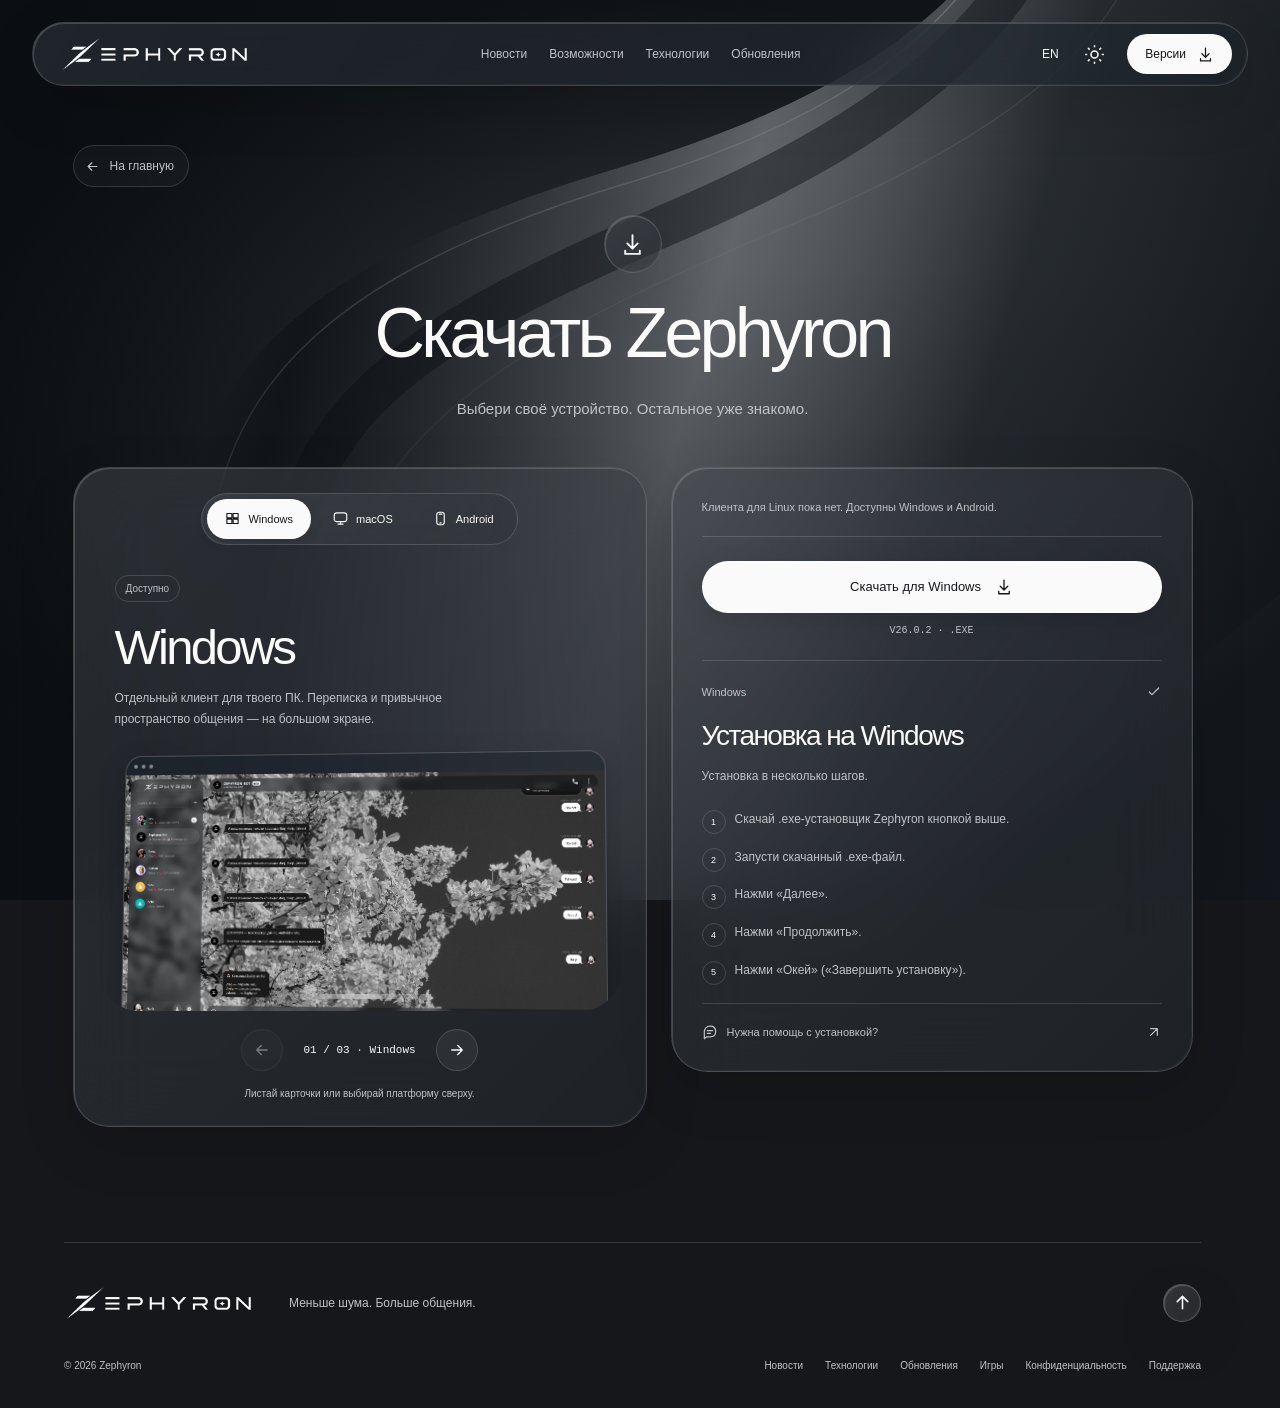
<file: downloads.html>
<!doctype html><html lang="ru" data-theme="dark"><head><meta charset="utf-8"><script>(()=>{const r=document.documentElement;try{r.dataset.theme=localStorage.getItem('zephyron-theme')==='light'?'light':'dark';r.lang=localStorage.getItem('zephyron-language')==='en'?'en':'ru';r.dataset.motion=localStorage.getItem('zephyron-motion')==='off'?'off':'on'}catch{}r.dataset.navigation='CSSViewTransitionRule'in window?'native':'fallback';window.addEventListener('pageswap',e=>{if(e.viewTransition)window.ZephyronPageTransition=e.viewTransition});window.addEventListener('pagereveal',e=>{if(!e.viewTransition)return;window.ZephyronPageTransition=e.viewTransition;r.dataset.crossing='1';const done=()=>{if(window.ZephyronPageTransition===e.viewTransition)window.ZephyronPageTransition=null;r.dataset.introDone='1';delete r.dataset.crossing;window.dispatchEvent(new Event('zephyron-route-ready'))};e.viewTransition.finished.then(done,done)})})();</script><meta name="viewport" content="width=device-width,initial-scale=1"><meta name="theme-color" content="#080808"><meta name="color-scheme" content="dark light"><title>Скачать Zephyron</title><meta name="description" content="Zephyron — твоё пространство общения. Мессенджер для Windows, macOS и Android."><link rel="icon" href="./assets/zephyron-symbol-white.png"><link rel="stylesheet" href="./styles.css?v=liquid-8"><script src="./device.js?v=liquid-8" defer></script><script src="./script.js?v=liquid-8" defer></script><script src="./downloads.js?v=liquid-8" defer></script><link rel="stylesheet" href="./liquid.css?v=liquid-8"><script src="./environment.js?v=liquid-8" defer></script><link rel="stylesheet" href="./motion.css?v=liquid-8"><script src="./motion.js?v=liquid-8" defer></script><link rel="stylesheet" href="./frost.css?v=liquid-8"><link rel="stylesheet" href="./news.css?v=liquid-8"><link rel="stylesheet" href="./viewer.css?v=liquid-8"><script src="./viewer.js?v=liquid-8" defer></script></head><body data-page="downloads"><div class="environment" aria-hidden="true"><div class="env-layer env-tide"></div><div class="env-layer env-pearl"></div><div class="env-layer env-slate"></div><div class="env-layer env-silver"></div><div class="env-veil"></div></div><a class="skip" href="#main"><span data-i18n="skip">К содержимому</span></a><header class="site-header"><nav class="nav frost" aria-label="Zephyron"><a class="brand full-brand" href="./index.html" aria-label="Zephyron — на главную"><svg class="wordmark" viewBox="130 360 1240 260" role="img" aria-label="Zephyron"><image href="./assets/zephyron-wordmark-white.webp" width="1536" height="1024"/></svg></a><div class="nav-links"><a href="./news.html"><span data-i18n="news">Новости</span></a><a href="./index.html#features"><span data-i18n="navExperience">Возможности</span></a><a href="./technologies.html"><span data-i18n="technologies">Технологии</span></a><a href="./changelog.html"><span data-i18n="navUpdates">Обновления</span></a></div><div class="nav-actions"><button id="language" class="icon-button" aria-label="Switch language">EN</button><button id="theme" class="icon-button" aria-label="Сменить тему"><svg class="ui-icon" viewBox="0 0 24 24" aria-hidden="true" width="24" height="24" fill="none" stroke="currentColor" stroke-width="1.8" stroke-linecap="round" stroke-linejoin="round" focusable="false"><circle cx="12" cy="12" r="4"/><path d="M12 2v1m0 18v1M2 12h1m18 0h1M5 5l1 1m12 12 1 1M5 19l1-1M18 6l1-1"/></svg></button><a class="nav-download" data-smart-link href="./downloads.html"><span data-smart-short>Скачать</span><svg class="ui-icon" viewBox="0 0 24 24" aria-hidden="true" width="24" height="24" fill="none" stroke="currentColor" stroke-width="1.8" stroke-linecap="round" stroke-linejoin="round" focusable="false"><path d="M12 3v13m-5-5 5 5 5-5M5 18v3h14v-3"/></svg></a><button id="menu-toggle" class="icon-button" aria-label="Меню" aria-expanded="false" aria-controls="mobile-menu"><svg class="ui-icon" viewBox="0 0 24 24" aria-hidden="true" width="24" height="24" fill="none" stroke="currentColor" stroke-width="1.8" stroke-linecap="round" stroke-linejoin="round" focusable="false"><path d="M5 8h14M5 16h14"/></svg></button></div></nav><div id="mobile-menu" class="frost" hidden><a href="./news.html"><span data-i18n="news">Новости</span></a><a href="./index.html#features"><span data-i18n="navExperience">Возможности</span></a><a href="./downloads.html"><span data-i18n="versions">Версии</span></a><a href="./technologies.html"><span data-i18n="technologies">Технологии</span></a><a href="./changelog.html"><span data-i18n="navUpdates">Обновления</span></a><a href="./games.html"><span data-i18n="games">Игры</span></a></div></header><main id="main" class="subpage download-page studio-page"><a class="back-home" href="./index.html"><svg class="ui-icon" viewBox="0 0 24 24" width="24" height="24" fill="none" stroke="currentColor" stroke-width="1.8" stroke-linecap="round" stroke-linejoin="round" aria-hidden="true" focusable="false"><path d="M19 12H5m6-6-6 6 6 6"/></svg><span data-i18n="backHome">На главную</span></a><div class="page-heading"><span class="page-emblem frost"><svg class="ui-icon" viewBox="0 0 24 24" width="24" height="24" fill="none" stroke="currentColor" stroke-width="1.8" stroke-linecap="round" stroke-linejoin="round" aria-hidden="true" focusable="false"><path d="M12 3v13m-5-5 5 5 5-5M5 18v3h14v-3"/></svg></span><h1 data-i18n="downloads">Скачать Zephyron</h1><p class="page-intro" data-i18n="studioDownloadIntro">Выбери своё устройство. Остальное уже знакомо.</p></div><div class="download-studio"><section class="device-studio frost" aria-label="Выбор приложения"><div class="platform-tabs download-tabs frost" role="group" aria-label="Платформы"><button type="button" data-download-platform="Windows" aria-pressed="true"><svg class="ui-icon" viewBox="0 0 24 24" width="24" height="24" fill="none" stroke="currentColor" stroke-width="1.8" stroke-linecap="round" stroke-linejoin="round" aria-hidden="true" focusable="false"><path d="M3 4h8v7H3V4Zm10 0h8v7h-8V4ZM3 13h8v7H3v-7Zm10 0h8v7h-8v-7Z"/></svg>Windows</button><button type="button" data-download-platform="macOS" aria-pressed="false"><svg class="ui-icon" viewBox="0 0 24 24" width="24" height="24" fill="none" stroke="currentColor" stroke-width="1.8" stroke-linecap="round" stroke-linejoin="round" aria-hidden="true" focusable="false"><rect x="2" y="3" width="20" height="14" rx="4"/><path d="M12 17v4m-4 0h8"/></svg>macOS</button><button type="button" data-download-platform="Android" aria-pressed="false"><svg class="ui-icon" viewBox="0 0 24 24" width="24" height="24" fill="none" stroke="currentColor" stroke-width="1.8" stroke-linecap="round" stroke-linejoin="round" aria-hidden="true" focusable="false"><rect x="6" y="2" width="12" height="20" rx="4"/><path d="M10 5h4m-3 14h2"/></svg>Android</button></div><div id="download-track" class="download-track" tabindex="0" aria-describedby="download-help"><article class="platform-card" data-download-card="Windows" aria-labelledby="platform-0"><div class="platform-card-copy"><span class="availability-chip"><span data-i18n="downloadAvailable">Доступно</span></span><h2 id="platform-0">Windows</h2><p data-i18n="windowsDescription"></p></div><div class="device-art desktop-art"><div class="mini-window"><span class="mini-window-bar"><i></i><i></i><i></i></span><button type="button" class="download-photo" data-photo-src="./assets/zephyron-windows-v26.0.2.jpg" data-photo-title="Zephyron Windows · V26.0.2" aria-label="Открыть скриншот Windows" data-i18n-aria="openWindowsPhoto"><img src="./assets/zephyron-windows-v26.0.2.jpg" width="1915" height="998" alt="Интерфейс Zephyron Windows V26.0.2" decoding="async" data-i18n-alt="windowsAlt"></button></div><span class="desktop-foot"></span></div></article><article class="platform-card" data-download-card="macOS" aria-labelledby="platform-1"><div class="platform-card-copy"><span class="availability-chip"><span data-i18n="downloadPreparing">Готовится</span></span><h2 id="platform-1">macOS</h2><p data-i18n="macDescription"></p></div><div class="device-art mac-art"><div class="mac-preview frost"><span class="logo"><img src="./assets/zephyron-symbol-white.png" alt=""></span><span><span data-i18n="macPublicSoon">Публичная версия готовится</span></span></div><span class="desktop-foot"></span></div></article><article class="platform-card" data-download-card="Android" aria-labelledby="platform-2"><div class="platform-card-copy"><span class="availability-chip"><span data-i18n="downloadAvailable">Доступно</span></span><h2 id="platform-2">Android</h2><p data-i18n="androidDescription"></p></div><div class="device-art mobile-art"><div class="phone-preview frost"><span class="phone-speaker"></span><span class="phone-title">Zephyron</span><span class="phone-bubble"><span data-i18n="phoneHello">Привет. Ты здесь?</span></span><span class="phone-bubble phone-out"><span data-i18n="phoneReply">Всегда на связи.</span></span><div class="phone-compose"></div></div><span class="phone-caption"><span data-i18n="conceptLabel">Концепт интерфейса</span></span></div></article></div><div class="carousel-navigation"><button id="download-prev" type="button" aria-label="Предыдущая платформа"><svg class="ui-icon" viewBox="0 0 24 24" width="24" height="24" fill="none" stroke="currentColor" stroke-width="1.8" stroke-linecap="round" stroke-linejoin="round" aria-hidden="true" focusable="false"><path d="M19 12H5m6-6-6 6 6 6"/></svg></button><span id="download-position" aria-live="polite"></span><button id="download-next" type="button" aria-label="Следующая платформа"><svg class="ui-icon" viewBox="0 0 24 24" width="24" height="24" fill="none" stroke="currentColor" stroke-width="1.8" stroke-linecap="round" stroke-linejoin="round" aria-hidden="true" focusable="false"><path d="M5 12h14m-6-6 6 6-6 6"/></svg></button></div><p id="download-help" class="download-help" data-i18n="cardSwipe">Выбирай платформу или листай карточки.</p></section><div class="download-guide frost"><p class="device-notice" data-device-note role="status"></p><div class="download-action"><button id="platform-download" class="cta" type="button" aria-describedby="download-availability"><span id="platform-download-label">Скачать для Windows</span><svg class="ui-icon" viewBox="0 0 24 24" width="24" height="24" fill="none" stroke="currentColor" stroke-width="1.8" stroke-linecap="round" stroke-linejoin="round" aria-hidden="true" focusable="false"><path d="M12 3v13m-5-5 5 5 5-5M5 18v3h14v-3"/></svg></button><p id="download-availability" role="status"></p></div><section class="platform-install" aria-labelledby="install-heading"><div class="install-top"><span id="install-number" hidden></span><span id="install-platform">Windows</span><svg class="ui-icon" viewBox="0 0 24 24" width="24" height="24" fill="none" stroke="currentColor" stroke-width="1.8" stroke-linecap="round" stroke-linejoin="round" aria-hidden="true" focusable="false"><path d="m5 12 4 4L19 6"/></svg></div><h2 id="install-heading">Установка на Windows</h2><p id="platform-install-text"></p><ol id="platform-install-steps" class="install-steps"></ol></section><a class="guide-help" href="mailto:awesome.zephyron@yandex.ru"><svg class="ui-icon" viewBox="0 0 24 24" width="24" height="24" fill="none" stroke="currentColor" stroke-width="1.8" stroke-linecap="round" stroke-linejoin="round" aria-hidden="true" focusable="false"><path d="M20.5 11.2c0 4.7-3.1 8-8.4 8H7L3.5 22v-9.7c0-5.5 3.1-9 8.5-9s8.5 3.3 8.5 7.9Z"/><path d="M8 10h8M8 14h5"/></svg><span data-i18n="needHelp">Нужна помощь с установкой?</span><svg class="ui-icon" viewBox="0 0 24 24" width="24" height="24" fill="none" stroke="currentColor" stroke-width="1.8" stroke-linecap="round" stroke-linejoin="round" aria-hidden="true" focusable="false"><path d="M7 17 17 7M7 7h10v10"/></svg></a></div></div><noscript><p>Для выбора платформы нужен JavaScript. <a href="https://github.com/Revaofc7/zephyron-downloads/releases/download/V26.0.2_Mobile/zephyron_android_V26.0.2.apk">Скачать Android APK</a></p></noscript></main><footer class="site-footer wrap"><div class="footer-top"><a class="brand full-brand" href="./index.html" aria-label="Zephyron — на главную"><svg class="wordmark" viewBox="130 360 1240 260" role="img" aria-label="Zephyron"><image href="./assets/zephyron-wordmark-white.webp" width="1536" height="1024"/></svg></a><p><span data-i18n="footer">Меньше шума. Больше общения.</span></p><a class="back-top icon-button frost" href="#main" aria-label="Наверх"><svg class="ui-icon" viewBox="0 0 24 24" aria-hidden="true" width="24" height="24" fill="none" stroke="currentColor" stroke-width="1.8" stroke-linecap="round" stroke-linejoin="round" focusable="false"><path d="M12 19V5m-6 6 6-6 6 6"/></svg></a></div><div class="footer-bottom"><span>© 2026 Zephyron</span><div><a href="./news.html"><span data-i18n="news">Новости</span></a><a href="./technologies.html"><span data-i18n="technologies">Технологии</span></a><a href="./changelog.html"><span data-i18n="navUpdates">Обновления</span></a><a href="./games.html"><span data-i18n="games">Игры</span></a><a href="./privacy.html"><span data-i18n="privacy">Конфиденциальность</span></a><a href="mailto:awesome.zephyron@yandex.ru"><span data-i18n="support">Поддержка</span></a></div></div></footer><div class="toast frost" id="toast" role="status" aria-live="polite"></div></body></html>
</file>
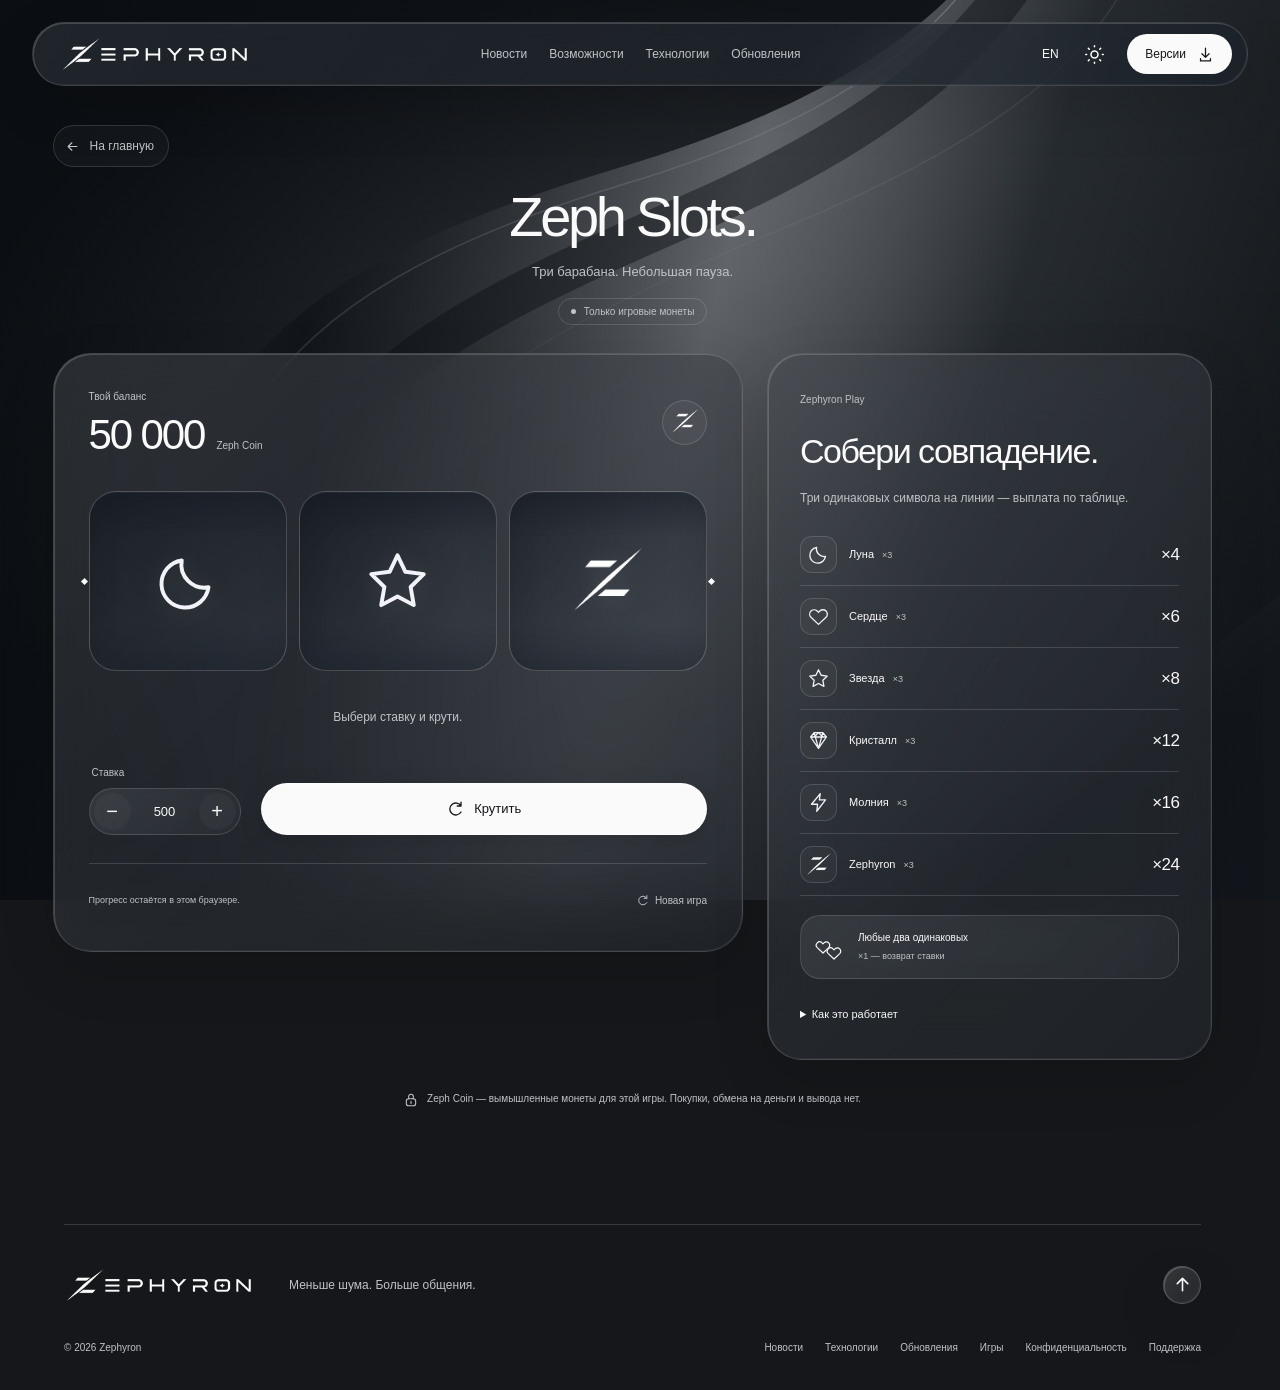
<file: games.html>
<!doctype html><html lang="ru" data-theme="dark"><head><meta charset="utf-8"><script>(()=>{const r=document.documentElement;try{r.dataset.theme=localStorage.getItem('zephyron-theme')==='light'?'light':'dark';r.lang=localStorage.getItem('zephyron-language')==='en'?'en':'ru';r.dataset.motion=localStorage.getItem('zephyron-motion')==='off'?'off':'on'}catch{}r.dataset.navigation='CSSViewTransitionRule'in window?'native':'fallback';window.addEventListener('pageswap',e=>{if(e.viewTransition)window.ZephyronPageTransition=e.viewTransition});window.addEventListener('pagereveal',e=>{if(!e.viewTransition)return;window.ZephyronPageTransition=e.viewTransition;r.dataset.crossing='1';const done=()=>{if(window.ZephyronPageTransition===e.viewTransition)window.ZephyronPageTransition=null;r.dataset.introDone='1';delete r.dataset.crossing;window.dispatchEvent(new Event('zephyron-route-ready'))};e.viewTransition.finished.then(done,done)})})();</script><meta name="viewport" content="width=device-width,initial-scale=1"><meta name="theme-color" content="#080808"><meta name="color-scheme" content="dark light"><title>Игры — Zephyron</title><meta name="description" content="Zephyron — твоё пространство общения. Мессенджер для Windows, macOS и Android."><link rel="icon" href="./assets/zephyron-symbol-white.png"><link rel="stylesheet" href="./styles.css?v=liquid-8"><script src="./device.js?v=liquid-8" defer></script><script src="./script.js?v=liquid-8" defer></script><script src="./slots-core.js?v=liquid-8" defer></script><script src="./slots.js?v=liquid-8" defer></script><link rel="stylesheet" href="./liquid.css?v=liquid-8"><script src="./environment.js?v=liquid-8" defer></script><link rel="stylesheet" href="./motion.css?v=liquid-8"><script src="./motion.js?v=liquid-8" defer></script><link rel="stylesheet" href="./frost.css?v=liquid-8"><link rel="stylesheet" href="./news.css?v=liquid-8"><link rel="stylesheet" href="./viewer.css?v=liquid-8"><script src="./viewer.js?v=liquid-8" defer></script><link rel="stylesheet" href="./slots.css?v=liquid-8"></head><body data-page="games"><div class="environment" aria-hidden="true"><div class="env-layer env-tide"></div><div class="env-layer env-pearl"></div><div class="env-layer env-slate"></div><div class="env-layer env-silver"></div><div class="env-veil"></div></div><a class="skip" href="#main"><span data-i18n="skip">К содержимому</span></a><header class="site-header"><nav class="nav frost" aria-label="Zephyron"><a class="brand full-brand" href="./index.html" aria-label="Zephyron — на главную"><svg class="wordmark" viewBox="130 360 1240 260" role="img" aria-label="Zephyron"><image href="./assets/zephyron-wordmark-white.webp" width="1536" height="1024"/></svg></a><div class="nav-links"><a href="./news.html"><span data-i18n="news">Новости</span></a><a href="./index.html#features"><span data-i18n="navExperience">Возможности</span></a><a href="./technologies.html"><span data-i18n="technologies">Технологии</span></a><a href="./changelog.html"><span data-i18n="navUpdates">Обновления</span></a></div><div class="nav-actions"><button id="language" class="icon-button" aria-label="Switch language">EN</button><button id="theme" class="icon-button" aria-label="Сменить тему"><svg class="ui-icon" viewBox="0 0 24 24" aria-hidden="true" width="24" height="24" fill="none" stroke="currentColor" stroke-width="1.8" stroke-linecap="round" stroke-linejoin="round" focusable="false"><circle cx="12" cy="12" r="4"/><path d="M12 2v1m0 18v1M2 12h1m18 0h1M5 5l1 1m12 12 1 1M5 19l1-1M18 6l1-1"/></svg></button><a class="nav-download" data-smart-link href="./downloads.html"><span data-smart-short>Скачать</span><svg class="ui-icon" viewBox="0 0 24 24" aria-hidden="true" width="24" height="24" fill="none" stroke="currentColor" stroke-width="1.8" stroke-linecap="round" stroke-linejoin="round" focusable="false"><path d="M12 3v13m-5-5 5 5 5-5M5 18v3h14v-3"/></svg></a><button id="menu-toggle" class="icon-button" aria-label="Меню" aria-expanded="false" aria-controls="mobile-menu"><svg class="ui-icon" viewBox="0 0 24 24" aria-hidden="true" width="24" height="24" fill="none" stroke="currentColor" stroke-width="1.8" stroke-linecap="round" stroke-linejoin="round" focusable="false"><path d="M5 8h14M5 16h14"/></svg></button></div></nav><div id="mobile-menu" class="frost" hidden><a href="./news.html"><span data-i18n="news">Новости</span></a><a href="./index.html#features"><span data-i18n="navExperience">Возможности</span></a><a href="./downloads.html"><span data-i18n="versions">Версии</span></a><a href="./technologies.html"><span data-i18n="technologies">Технологии</span></a><a href="./changelog.html"><span data-i18n="navUpdates">Обновления</span></a><a href="./games.html"><span data-i18n="games">Игры</span></a></div></header><main id="main" class="subpage games-page studio-page slots-page"><a class="back-home" href="./index.html"><svg class="ui-icon" viewBox="0 0 24 24" width="24" height="24" fill="none" stroke="currentColor" stroke-width="1.8" stroke-linecap="round" stroke-linejoin="round" aria-hidden="true" focusable="false"><path d="M19 12H5m6-6-6 6 6 6"/></svg><span data-i18n="backHome">На главную</span></a><div class="page-heading slots-page-heading"><span class="page-emblem frost"><svg class="ui-icon" viewBox="0 0 24 24" width="24" height="24" fill="none" stroke="currentColor" stroke-width="1.8" stroke-linecap="round" stroke-linejoin="round" aria-hidden="true" focusable="false"><path d="m12 2 2.7 7.3L22 12l-7.3 2.7L12 22l-2.7-7.3L2 12l7.3-2.7L12 2Z"/></svg></span><h1>Zeph Slots.</h1><p class="page-intro" data-i18n="slotsIntro">Три барабана. Небольшая пауза.</p><span class="play-badge"><span class="status-dot"></span><span data-i18n="slotsDemo">Только игровые монеты</span></span></div><div class="slots-layout"><section class="slots-machine frost" aria-labelledby="slots-heading"><header class="slots-top"><div><span class="eyebrow" data-i18n="slotsBalance">Твой баланс</span><div class="slots-wallet"><strong id="slots-balance">50 000</strong><span>Zeph Coin</span></div></div><span class="slots-mark" aria-hidden="true"><svg viewBox="240 240 780 780" class="brand-glyph" aria-hidden="true"><image href="./assets/zephyron-symbol-white.png" width="1254" height="1254"/></svg></span></header><h2 class="sr-only" id="slots-heading" data-i18n="slotsHeading">Игровой автомат Zephyron</h2><div class="slots-reels" aria-hidden="true"><div class="slot-reel"><div class="slot-track" data-reel="0"></div><span class="reel-edge"></span></div><div class="slot-reel"><div class="slot-track" data-reel="1"></div><span class="reel-edge"></span></div><div class="slot-reel"><div class="slot-track" data-reel="2"></div><span class="reel-edge"></span></div><div class="slots-line"></div></div><p id="slots-result" class="slots-result" role="status" aria-live="polite" aria-atomic="true">Выбери ставку и крути.</p><div class="slots-controls"><div class="slots-bet"><span data-i18n="slotsBet">Ставка</span><div class="bet-stepper frost"><button id="slots-less" type="button" aria-label="Уменьшить ставку" data-i18n-aria="slotsLess">−</button><strong id="slots-bet">500</strong><button id="slots-more" type="button" aria-label="Увеличить ставку" data-i18n-aria="slotsMore">+</button></div></div><button type="button" id="slots-spin" class="cta" disabled><svg class="ui-icon" viewBox="0 0 24 24" width="24" height="24" fill="none" stroke="currentColor" stroke-width="1.8" stroke-linecap="round" stroke-linejoin="round" aria-hidden="true" focusable="false"><path d="M20 8a8 8 0 1 0 0 8M20 3v5h-5"/></svg><span data-i18n="slotsSpin">Крутить</span></button></div><div class="slots-bottom"><p id="slots-local" data-i18n="slotsLocal">Прогресс остаётся в этом браузере.</p><button type="button" id="slots-reset" class="slots-reset"><svg class="ui-icon" viewBox="0 0 24 24" width="24" height="24" fill="none" stroke="currentColor" stroke-width="1.8" stroke-linecap="round" stroke-linejoin="round" aria-hidden="true" focusable="false"><path d="M20 8a8 8 0 1 0 0 8M20 3v5h-5"/></svg><span data-i18n="slotsReset">Новая игра</span></button></div><noscript><p class="slots-noscript">Для игры включи JavaScript. / Enable JavaScript to play.</p></noscript></section><aside class="slots-guide frost" aria-labelledby="slots-rules"><span class="eyebrow">Zephyron Play</span><h2 id="slots-rules" data-i18n="slotsRules">Собери совпадение.</h2><p data-i18n="slotsRulesIntro">Три одинаковых символа на линии — выплата по таблице.</p><div class="slots-paytable" id="slots-paytable"></div><div class="slots-pair frost"><span class="pair-icons" aria-hidden="true"><svg class="ui-icon" viewBox="0 0 24 24" width="24" height="24" fill="none" stroke="currentColor" stroke-width="1.8" stroke-linecap="round" stroke-linejoin="round" aria-hidden="true" focusable="false"><path d="M20.6 5.8a5 5 0 0 0-7.1 0L12 7.3l-1.5-1.5a5 5 0 0 0-7.1 7.1L12 21l8.6-8.1a5 5 0 0 0 0-7.1Z"/></svg><svg class="ui-icon" viewBox="0 0 24 24" width="24" height="24" fill="none" stroke="currentColor" stroke-width="1.8" stroke-linecap="round" stroke-linejoin="round" aria-hidden="true" focusable="false"><path d="M20.6 5.8a5 5 0 0 0-7.1 0L12 7.3l-1.5-1.5a5 5 0 0 0-7.1 7.1L12 21l8.6-8.1a5 5 0 0 0 0-7.1Z"/></svg></span><div><strong data-i18n="slotsPair">Любые два одинаковых</strong><span data-i18n="slotsPairText">×1 — возврат ставки</span></div></div><details class="slots-details"><summary data-i18n="slotsHow">Как это работает</summary><p data-i18n="slotsHowText">Каждый из шести символов имеет одинаковый шанс на каждом барабане. Выплата включает ставку. Если совпадений нет, ставка списывается. Ставка меняет сумму, но не вероятность.</p><p data-i18n="slotsFresh">«Новая игра» снова выдаёт 50 000 игровых монет.</p></details></aside></div><p class="slots-footnote"><svg class="ui-icon" viewBox="0 0 24 24" width="24" height="24" fill="none" stroke="currentColor" stroke-width="1.8" stroke-linecap="round" stroke-linejoin="round" aria-hidden="true" focusable="false"><rect x="4" y="10" width="16" height="12" rx="4"/><path d="M8 10V6a4 4 0 0 1 8 0v4M12 14v4"/></svg><span data-i18n="slotsFootnote">Zeph Coin — вымышленные монеты для этой игры. Покупки, обмена на деньги и вывода нет.</span></p></main><footer class="site-footer wrap"><div class="footer-top"><a class="brand full-brand" href="./index.html" aria-label="Zephyron — на главную"><svg class="wordmark" viewBox="130 360 1240 260" role="img" aria-label="Zephyron"><image href="./assets/zephyron-wordmark-white.webp" width="1536" height="1024"/></svg></a><p><span data-i18n="footer">Меньше шума. Больше общения.</span></p><a class="back-top icon-button frost" href="#main" aria-label="Наверх"><svg class="ui-icon" viewBox="0 0 24 24" aria-hidden="true" width="24" height="24" fill="none" stroke="currentColor" stroke-width="1.8" stroke-linecap="round" stroke-linejoin="round" focusable="false"><path d="M12 19V5m-6 6 6-6 6 6"/></svg></a></div><div class="footer-bottom"><span>© 2026 Zephyron</span><div><a href="./news.html"><span data-i18n="news">Новости</span></a><a href="./technologies.html"><span data-i18n="technologies">Технологии</span></a><a href="./changelog.html"><span data-i18n="navUpdates">Обновления</span></a><a href="./games.html"><span data-i18n="games">Игры</span></a><a href="./privacy.html"><span data-i18n="privacy">Конфиденциальность</span></a><a href="mailto:awesome.zephyron@yandex.ru"><span data-i18n="support">Поддержка</span></a></div></div></footer><div class="toast frost" id="toast" role="status" aria-live="polite"></div></body></html>
</file>
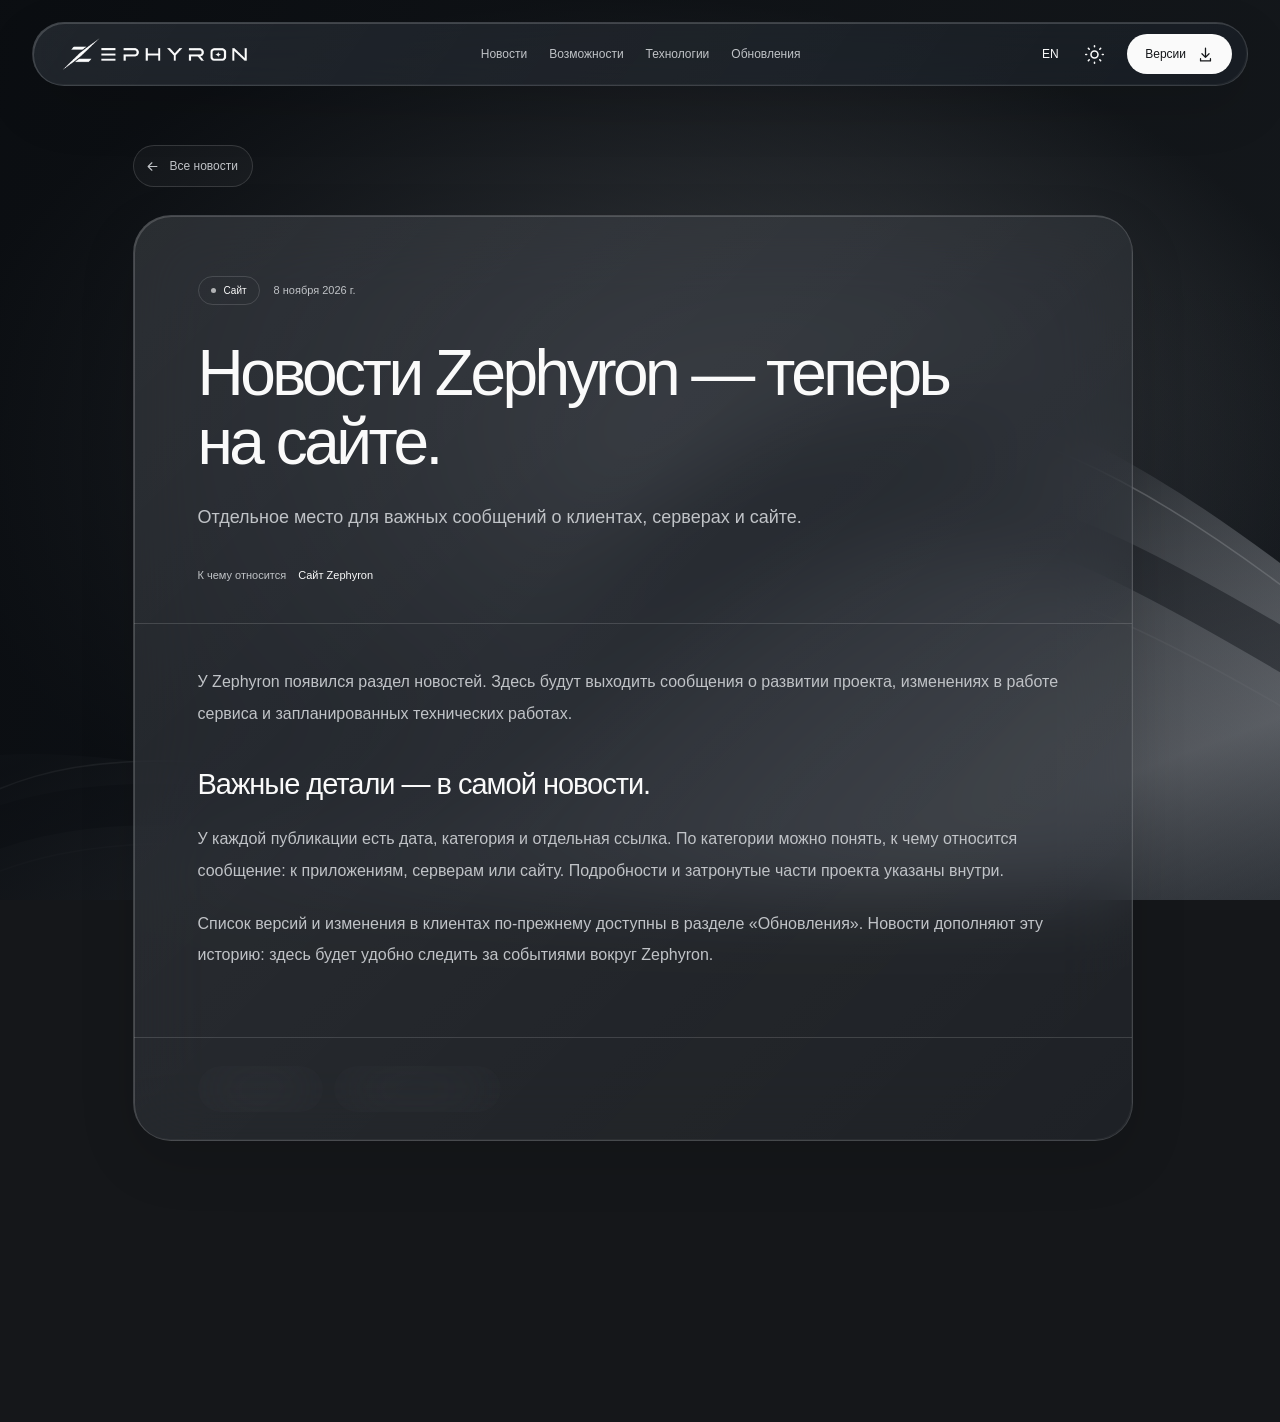
<file: news-item.html>
<!doctype html><html lang="ru" data-theme="dark"><head><meta charset="utf-8"><script>(()=>{const r=document.documentElement;try{r.dataset.theme=localStorage.getItem('zephyron-theme')==='light'?'light':'dark';r.lang=localStorage.getItem('zephyron-language')==='en'?'en':'ru';r.dataset.motion=localStorage.getItem('zephyron-motion')==='off'?'off':'on'}catch{}r.dataset.navigation='CSSViewTransitionRule'in window?'native':'fallback';window.addEventListener('pageswap',e=>{if(e.viewTransition)window.ZephyronPageTransition=e.viewTransition});window.addEventListener('pagereveal',e=>{if(!e.viewTransition)return;window.ZephyronPageTransition=e.viewTransition;r.dataset.crossing='1';const done=()=>{if(window.ZephyronPageTransition===e.viewTransition)window.ZephyronPageTransition=null;r.dataset.introDone='1';delete r.dataset.crossing;window.dispatchEvent(new Event('zephyron-route-ready'))};e.viewTransition.finished.then(done,done)})})();</script><meta name="viewport" content="width=device-width,initial-scale=1"><meta name="theme-color" content="#080808"><meta name="color-scheme" content="dark light"><title>Новости Zephyron — теперь на сайте.</title><meta name="description" content="Zephyron — твоё пространство общения. Мессенджер для Windows, macOS и Android."><link rel="icon" href="./assets/zephyron-symbol-white.png"><link rel="stylesheet" href="./styles.css?v=liquid-8"><script src="./device.js?v=liquid-8" defer></script><script src="./script.js?v=liquid-8" defer></script><link rel="stylesheet" href="./liquid.css?v=liquid-8"><script src="./environment.js?v=liquid-8" defer></script><script src="./news-data.js?v=liquid-8" defer></script><script src="./news.js?v=liquid-8" defer></script><link rel="stylesheet" href="./motion.css?v=liquid-8"><script src="./motion.js?v=liquid-8" defer></script><link rel="stylesheet" href="./frost.css?v=liquid-8"><link rel="stylesheet" href="./news.css?v=liquid-8"><link rel="stylesheet" href="./viewer.css?v=liquid-8"><script src="./viewer.js?v=liquid-8" defer></script></head><body data-page="news-item"><div class="environment" aria-hidden="true"><div class="env-layer env-tide"></div><div class="env-layer env-pearl"></div><div class="env-layer env-slate"></div><div class="env-layer env-silver"></div><div class="env-veil"></div></div><a class="skip" href="#main"><span data-i18n="skip">К содержимому</span></a><header class="site-header"><nav class="nav frost" aria-label="Zephyron"><a class="brand full-brand" href="./index.html" aria-label="Zephyron — на главную"><svg class="wordmark" viewBox="130 360 1240 260" role="img" aria-label="Zephyron"><image href="./assets/zephyron-wordmark-white.webp" width="1536" height="1024"/></svg></a><div class="nav-links"><a href="./news.html"><span data-i18n="news">Новости</span></a><a href="./index.html#features"><span data-i18n="navExperience">Возможности</span></a><a href="./technologies.html"><span data-i18n="technologies">Технологии</span></a><a href="./changelog.html"><span data-i18n="navUpdates">Обновления</span></a></div><div class="nav-actions"><button id="language" class="icon-button" aria-label="Switch language">EN</button><button id="theme" class="icon-button" aria-label="Сменить тему"><svg class="ui-icon" viewBox="0 0 24 24" aria-hidden="true" width="24" height="24" fill="none" stroke="currentColor" stroke-width="1.8" stroke-linecap="round" stroke-linejoin="round" focusable="false"><circle cx="12" cy="12" r="4"/><path d="M12 2v1m0 18v1M2 12h1m18 0h1M5 5l1 1m12 12 1 1M5 19l1-1M18 6l1-1"/></svg></button><a class="nav-download" data-smart-link href="./downloads.html"><span data-smart-short>Скачать</span><svg class="ui-icon" viewBox="0 0 24 24" aria-hidden="true" width="24" height="24" fill="none" stroke="currentColor" stroke-width="1.8" stroke-linecap="round" stroke-linejoin="round" focusable="false"><path d="M12 3v13m-5-5 5 5 5-5M5 18v3h14v-3"/></svg></a><button id="menu-toggle" class="icon-button" aria-label="Меню" aria-expanded="false" aria-controls="mobile-menu"><svg class="ui-icon" viewBox="0 0 24 24" aria-hidden="true" width="24" height="24" fill="none" stroke="currentColor" stroke-width="1.8" stroke-linecap="round" stroke-linejoin="round" focusable="false"><path d="M5 8h14M5 16h14"/></svg></button></div></nav><div id="mobile-menu" class="frost" hidden><a href="./news.html"><span data-i18n="news">Новости</span></a><a href="./index.html#features"><span data-i18n="navExperience">Возможности</span></a><a href="./downloads.html"><span data-i18n="versions">Версии</span></a><a href="./technologies.html"><span data-i18n="technologies">Технологии</span></a><a href="./changelog.html"><span data-i18n="navUpdates">Обновления</span></a><a href="./games.html"><span data-i18n="games">Игры</span></a></div></header><main id="main" class="subpage studio-page news-item-page"><a class="back-home" href="./news.html"><svg class="ui-icon" viewBox="0 0 24 24" width="24" height="24" fill="none" stroke="currentColor" stroke-width="1.8" stroke-linecap="round" stroke-linejoin="round" aria-hidden="true" focusable="false"><path d="M19 12H5m6-6-6 6 6 6"/></svg><span data-i18n="newsBack">Все новости</span></a><article class="news-article frost" id="news-article"><header class="news-article-heading"><div class="news-meta"><span class="news-category" id="article-category">Сайт</span><time id="article-date" datetime="2026-11-08">8 ноября 2026</time></div><h1 id="article-title">Новости Zephyron — теперь на сайте.</h1><p class="article-lead" id="article-summary">Отдельное место для важных сообщений о клиентах, серверах и сайте.</p><div class="article-affects"><span data-i18n="newsAffects">К чему относится</span><strong id="article-affects">Сайт Zephyron</strong></div></header><div class="article-body" id="article-body"><p>У Zephyron появился раздел новостей. Здесь будут выходить сообщения о развитии проекта, изменениях в работе сервиса и запланированных технических работах.</p></div><footer class="article-footer"><a class="secondary-button frost" href="./news.html"><svg class="ui-icon" viewBox="0 0 24 24" width="24" height="24" fill="none" stroke="currentColor" stroke-width="1.8" stroke-linecap="round" stroke-linejoin="round" aria-hidden="true" focusable="false"><path d="M19 12H5m6-6-6 6 6 6"/></svg><span data-i18n="newsBack">Все новости</span></a><button type="button" class="secondary-button frost" id="news-share"><svg class="ui-icon" viewBox="0 0 24 24" width="24" height="24" fill="none" stroke="currentColor" stroke-width="1.8" stroke-linecap="round" stroke-linejoin="round" aria-hidden="true" focusable="false"><rect x="8" y="8" width="12" height="13" rx="3"/><path d="M15 8V5a2 2 0 0 0-2-2H5a2 2 0 0 0-2 2v9a2 2 0 0 0 2 2h3"/></svg><span data-i18n="newsCopy">Скопировать ссылку</span></button><span id="news-share-status" role="status" class="news-share-status"></span></footer></article><section class="news-empty frost" id="article-missing" hidden><h1 data-i18n="newsMissing">Новость не найдена.</h1><p data-i18n="newsMissingText">Возможно, ссылка изменилась или публикация ещё не вышла.</p><a class="secondary-button frost" href="./news.html"><span data-i18n="newsBack">Все новости</span><svg class="ui-icon" viewBox="0 0 24 24" width="24" height="24" fill="none" stroke="currentColor" stroke-width="1.8" stroke-linecap="round" stroke-linejoin="round" aria-hidden="true" focusable="false"><path d="M7 17 17 7M7 7h10v10"/></svg></a></section></main><footer class="site-footer wrap"><div class="footer-top"><a class="brand full-brand" href="./index.html" aria-label="Zephyron — на главную"><svg class="wordmark" viewBox="130 360 1240 260" role="img" aria-label="Zephyron"><image href="./assets/zephyron-wordmark-white.webp" width="1536" height="1024"/></svg></a><p><span data-i18n="footer">Меньше шума. Больше общения.</span></p><a class="back-top icon-button frost" href="#main" aria-label="Наверх"><svg class="ui-icon" viewBox="0 0 24 24" aria-hidden="true" width="24" height="24" fill="none" stroke="currentColor" stroke-width="1.8" stroke-linecap="round" stroke-linejoin="round" focusable="false"><path d="M12 19V5m-6 6 6-6 6 6"/></svg></a></div><div class="footer-bottom"><span>© 2026 Zephyron</span><div><a href="./news.html"><span data-i18n="news">Новости</span></a><a href="./technologies.html"><span data-i18n="technologies">Технологии</span></a><a href="./changelog.html"><span data-i18n="navUpdates">Обновления</span></a><a href="./games.html"><span data-i18n="games">Игры</span></a><a href="./privacy.html"><span data-i18n="privacy">Конфиденциальность</span></a><a href="mailto:awesome.zephyron@yandex.ru"><span data-i18n="support">Поддержка</span></a></div></div></footer><div class="toast frost" id="toast" role="status" aria-live="polite"></div></body></html>
</file>
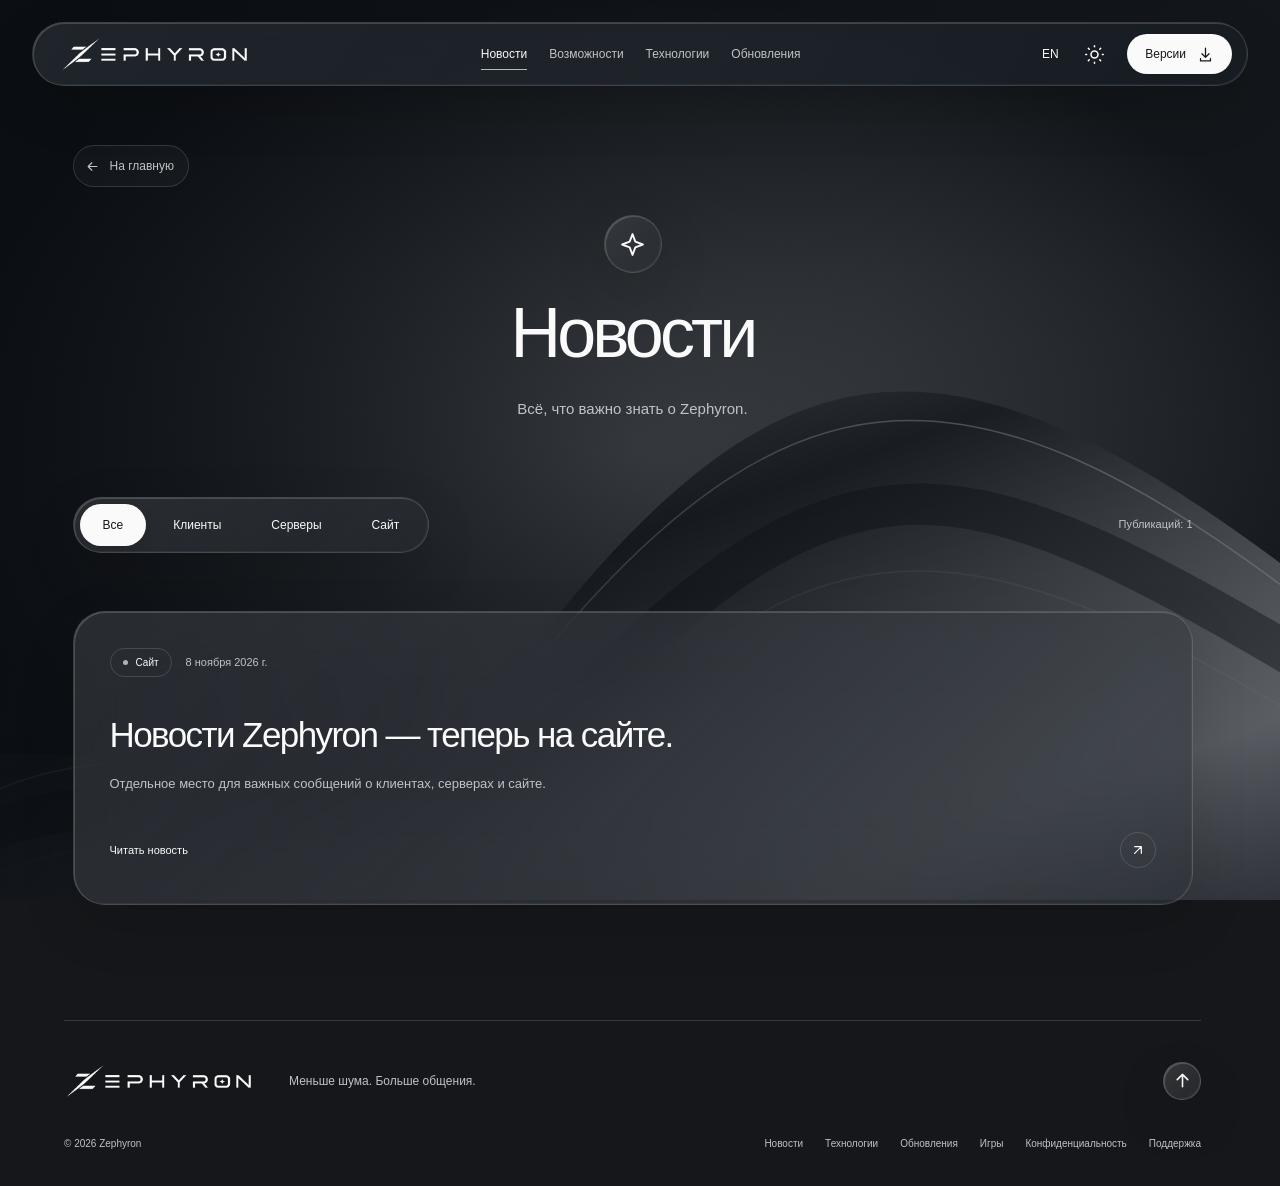
<file: news.html>
<!doctype html><html lang="ru" data-theme="dark"><head><meta charset="utf-8"><script>(()=>{const r=document.documentElement;try{r.dataset.theme=localStorage.getItem('zephyron-theme')==='light'?'light':'dark';r.lang=localStorage.getItem('zephyron-language')==='en'?'en':'ru';r.dataset.motion=localStorage.getItem('zephyron-motion')==='off'?'off':'on'}catch{}r.dataset.navigation='CSSViewTransitionRule'in window?'native':'fallback';window.addEventListener('pageswap',e=>{if(e.viewTransition)window.ZephyronPageTransition=e.viewTransition});window.addEventListener('pagereveal',e=>{if(!e.viewTransition)return;window.ZephyronPageTransition=e.viewTransition;r.dataset.crossing='1';const done=()=>{if(window.ZephyronPageTransition===e.viewTransition)window.ZephyronPageTransition=null;r.dataset.introDone='1';delete r.dataset.crossing;window.dispatchEvent(new Event('zephyron-route-ready'))};e.viewTransition.finished.then(done,done)})})();</script><meta name="viewport" content="width=device-width,initial-scale=1"><meta name="theme-color" content="#080808"><meta name="color-scheme" content="dark light"><title>Новости — Zephyron</title><meta name="description" content="Zephyron — твоё пространство общения. Мессенджер для Windows, macOS и Android."><link rel="icon" href="./assets/zephyron-symbol-white.png"><link rel="stylesheet" href="./styles.css?v=liquid-8"><script src="./device.js?v=liquid-8" defer></script><script src="./script.js?v=liquid-8" defer></script><link rel="stylesheet" href="./liquid.css?v=liquid-8"><script src="./environment.js?v=liquid-8" defer></script><script src="./news-data.js?v=liquid-8" defer></script><script src="./news.js?v=liquid-8" defer></script><link rel="stylesheet" href="./motion.css?v=liquid-8"><script src="./motion.js?v=liquid-8" defer></script><link rel="stylesheet" href="./frost.css?v=liquid-8"><link rel="stylesheet" href="./news.css?v=liquid-8"><link rel="stylesheet" href="./viewer.css?v=liquid-8"><script src="./viewer.js?v=liquid-8" defer></script></head><body data-page="news"><div class="environment" aria-hidden="true"><div class="env-layer env-tide"></div><div class="env-layer env-pearl"></div><div class="env-layer env-slate"></div><div class="env-layer env-silver"></div><div class="env-veil"></div></div><a class="skip" href="#main"><span data-i18n="skip">К содержимому</span></a><header class="site-header"><nav class="nav frost" aria-label="Zephyron"><a class="brand full-brand" href="./index.html" aria-label="Zephyron — на главную"><svg class="wordmark" viewBox="130 360 1240 260" role="img" aria-label="Zephyron"><image href="./assets/zephyron-wordmark-white.webp" width="1536" height="1024"/></svg></a><div class="nav-links"><a href="./news.html"><span data-i18n="news">Новости</span></a><a href="./index.html#features"><span data-i18n="navExperience">Возможности</span></a><a href="./technologies.html"><span data-i18n="technologies">Технологии</span></a><a href="./changelog.html"><span data-i18n="navUpdates">Обновления</span></a></div><div class="nav-actions"><button id="language" class="icon-button" aria-label="Switch language">EN</button><button id="theme" class="icon-button" aria-label="Сменить тему"><svg class="ui-icon" viewBox="0 0 24 24" aria-hidden="true" width="24" height="24" fill="none" stroke="currentColor" stroke-width="1.8" stroke-linecap="round" stroke-linejoin="round" focusable="false"><circle cx="12" cy="12" r="4"/><path d="M12 2v1m0 18v1M2 12h1m18 0h1M5 5l1 1m12 12 1 1M5 19l1-1M18 6l1-1"/></svg></button><a class="nav-download" data-smart-link href="./downloads.html"><span data-smart-short>Скачать</span><svg class="ui-icon" viewBox="0 0 24 24" aria-hidden="true" width="24" height="24" fill="none" stroke="currentColor" stroke-width="1.8" stroke-linecap="round" stroke-linejoin="round" focusable="false"><path d="M12 3v13m-5-5 5 5 5-5M5 18v3h14v-3"/></svg></a><button id="menu-toggle" class="icon-button" aria-label="Меню" aria-expanded="false" aria-controls="mobile-menu"><svg class="ui-icon" viewBox="0 0 24 24" aria-hidden="true" width="24" height="24" fill="none" stroke="currentColor" stroke-width="1.8" stroke-linecap="round" stroke-linejoin="round" focusable="false"><path d="M5 8h14M5 16h14"/></svg></button></div></nav><div id="mobile-menu" class="frost" hidden><a href="./news.html"><span data-i18n="news">Новости</span></a><a href="./index.html#features"><span data-i18n="navExperience">Возможности</span></a><a href="./downloads.html"><span data-i18n="versions">Версии</span></a><a href="./technologies.html"><span data-i18n="technologies">Технологии</span></a><a href="./changelog.html"><span data-i18n="navUpdates">Обновления</span></a><a href="./games.html"><span data-i18n="games">Игры</span></a></div></header><main id="main" class="subpage studio-page news-page"><a class="back-home" href="./index.html"><svg class="ui-icon" viewBox="0 0 24 24" width="24" height="24" fill="none" stroke="currentColor" stroke-width="1.8" stroke-linecap="round" stroke-linejoin="round" aria-hidden="true" focusable="false"><path d="M19 12H5m6-6-6 6 6 6"/></svg><span data-i18n="backHome">На главную</span></a><div class="page-heading"><span class="page-emblem frost"><svg class="ui-icon" viewBox="0 0 24 24" width="24" height="24" fill="none" stroke="currentColor" stroke-width="1.8" stroke-linecap="round" stroke-linejoin="round" aria-hidden="true" focusable="false"><path d="m12 2 2.7 7.3L22 12l-7.3 2.7L12 22l-2.7-7.3L2 12l7.3-2.7L12 2Z"/></svg></span><h1 data-i18n="news">Новости</h1><p class="page-intro" data-i18n="newsIntro">Всё, что важно знать о Zephyron.</p></div><div class="news-toolbar"><div class="platform-tabs news-filters frost" role="group" aria-label="Категории новостей" data-i18n-aria="newsFilters"><button type="button" data-news-filter="all" aria-pressed="true"><span data-i18n="newsAll">Все</span></button><button type="button" data-news-filter="clients" aria-pressed="false"><span data-i18n="newsClients">Клиенты</span></button><button type="button" data-news-filter="servers" aria-pressed="false"><span data-i18n="newsServers">Серверы</span></button><button type="button" data-news-filter="site" aria-pressed="false"><span data-i18n="newsSite">Сайт</span></button></div><span class="news-count" id="news-count" aria-live="polite"></span></div><div id="news-list" class="news-grid"><a class="news-card frost" href="./news-item.html?id=news-on-site"><div class="news-meta"><span class="news-category" data-i18n="newsSite">Сайт</span><time datetime="2026-11-08">8 ноября 2026</time></div><h2>Новости Zephyron — теперь на сайте.</h2><p>Отдельное место для важных сообщений о клиентах, серверах и сайте.</p><span class="news-read"><span data-i18n="newsRead">Читать новость</span><svg class="ui-icon" viewBox="0 0 24 24" width="24" height="24" fill="none" stroke="currentColor" stroke-width="1.8" stroke-linecap="round" stroke-linejoin="round" aria-hidden="true" focusable="false"><path d="M7 17 17 7M7 7h10v10"/></svg></span></a></div><section class="news-empty frost" id="news-empty" hidden><span class="page-emblem"><svg class="ui-icon" viewBox="0 0 24 24" width="24" height="24" fill="none" stroke="currentColor" stroke-width="1.8" stroke-linecap="round" stroke-linejoin="round" aria-hidden="true" focusable="false"><path d="m12 2 2.7 7.3L22 12l-7.3 2.7L12 22l-2.7-7.3L2 12l7.3-2.7L12 2Z"/></svg></span><h2 data-i18n="newsEmpty">Пока нет публикаций.</h2><p data-i18n="newsEmptyText">Новости этой категории появятся здесь.</p></section><noscript><p class="news-noscript">Для фильтрации новостей включите JavaScript. Первая публикация доступна по ссылке выше.</p></noscript></main><footer class="site-footer wrap"><div class="footer-top"><a class="brand full-brand" href="./index.html" aria-label="Zephyron — на главную"><svg class="wordmark" viewBox="130 360 1240 260" role="img" aria-label="Zephyron"><image href="./assets/zephyron-wordmark-white.webp" width="1536" height="1024"/></svg></a><p><span data-i18n="footer">Меньше шума. Больше общения.</span></p><a class="back-top icon-button frost" href="#main" aria-label="Наверх"><svg class="ui-icon" viewBox="0 0 24 24" aria-hidden="true" width="24" height="24" fill="none" stroke="currentColor" stroke-width="1.8" stroke-linecap="round" stroke-linejoin="round" focusable="false"><path d="M12 19V5m-6 6 6-6 6 6"/></svg></a></div><div class="footer-bottom"><span>© 2026 Zephyron</span><div><a href="./news.html"><span data-i18n="news">Новости</span></a><a href="./technologies.html"><span data-i18n="technologies">Технологии</span></a><a href="./changelog.html"><span data-i18n="navUpdates">Обновления</span></a><a href="./games.html"><span data-i18n="games">Игры</span></a><a href="./privacy.html"><span data-i18n="privacy">Конфиденциальность</span></a><a href="mailto:awesome.zephyron@yandex.ru"><span data-i18n="support">Поддержка</span></a></div></div></footer><div class="toast frost" id="toast" role="status" aria-live="polite"></div></body></html>
</file>
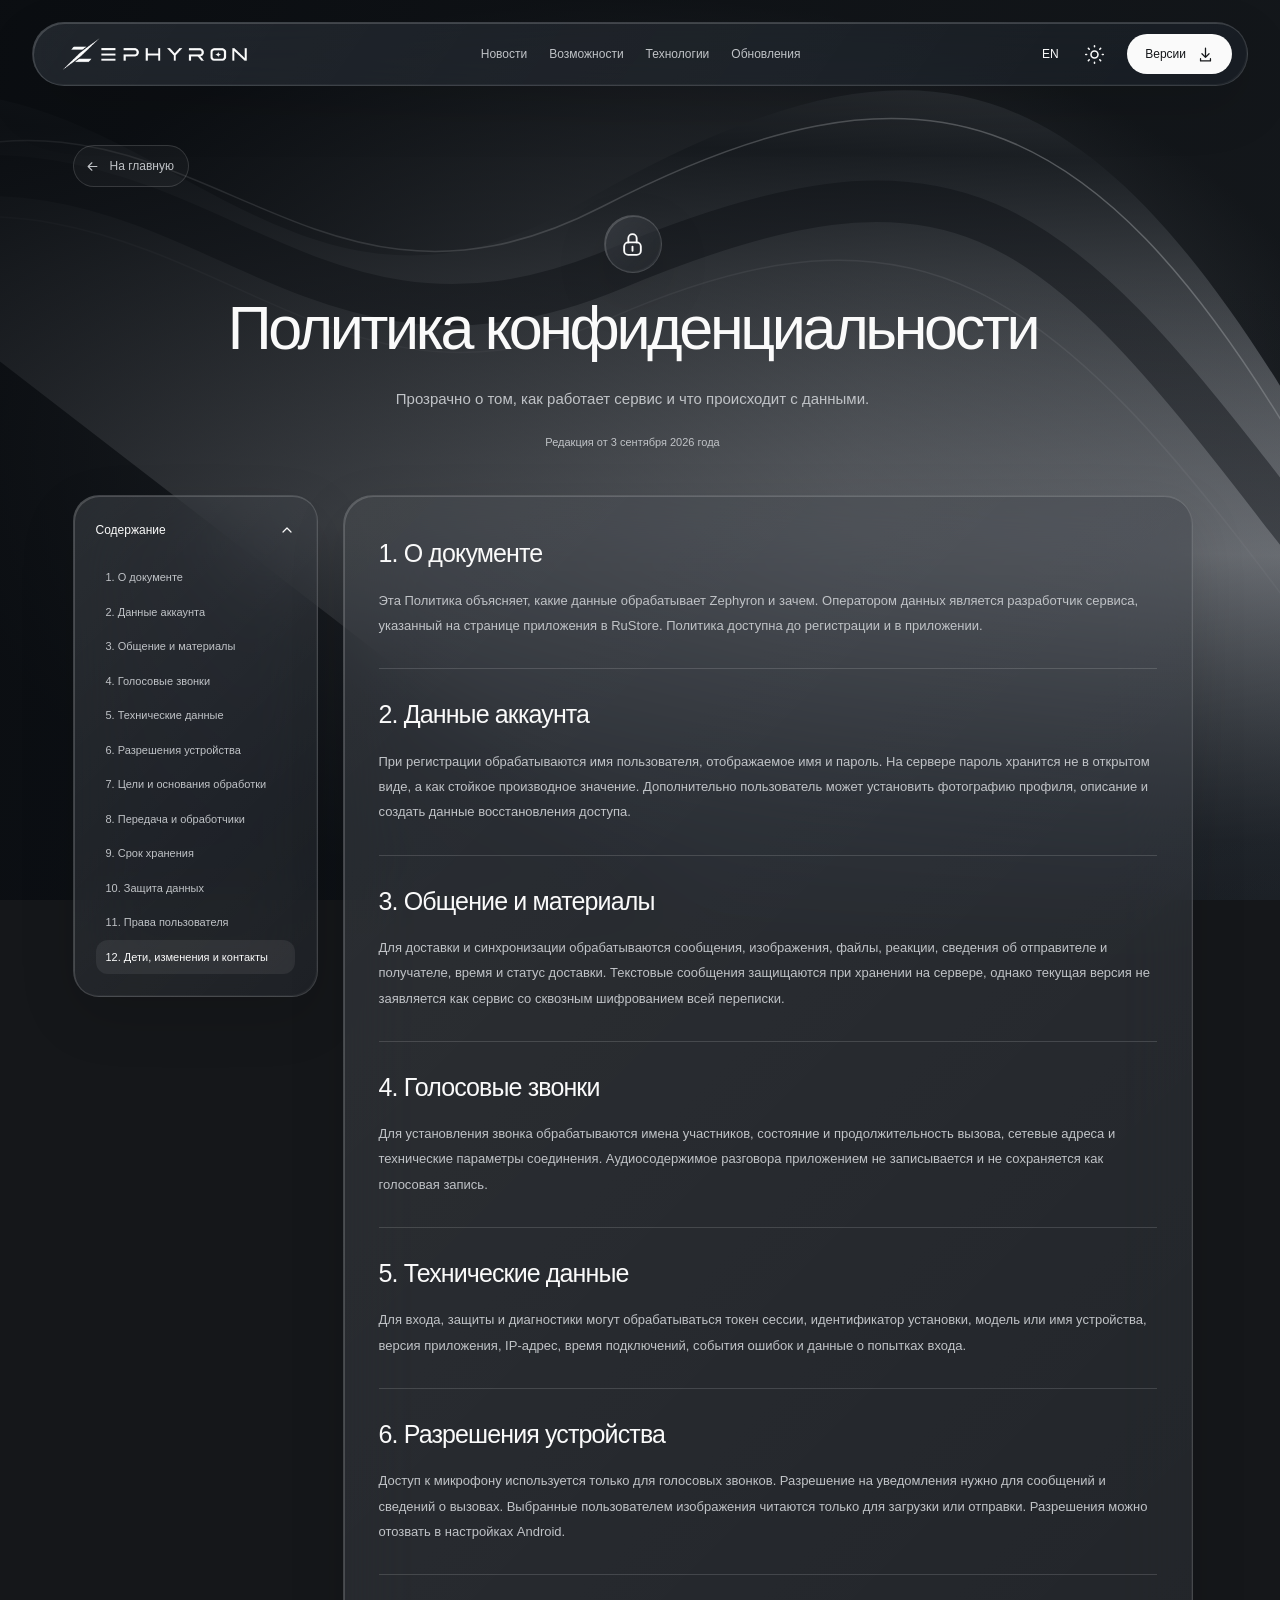
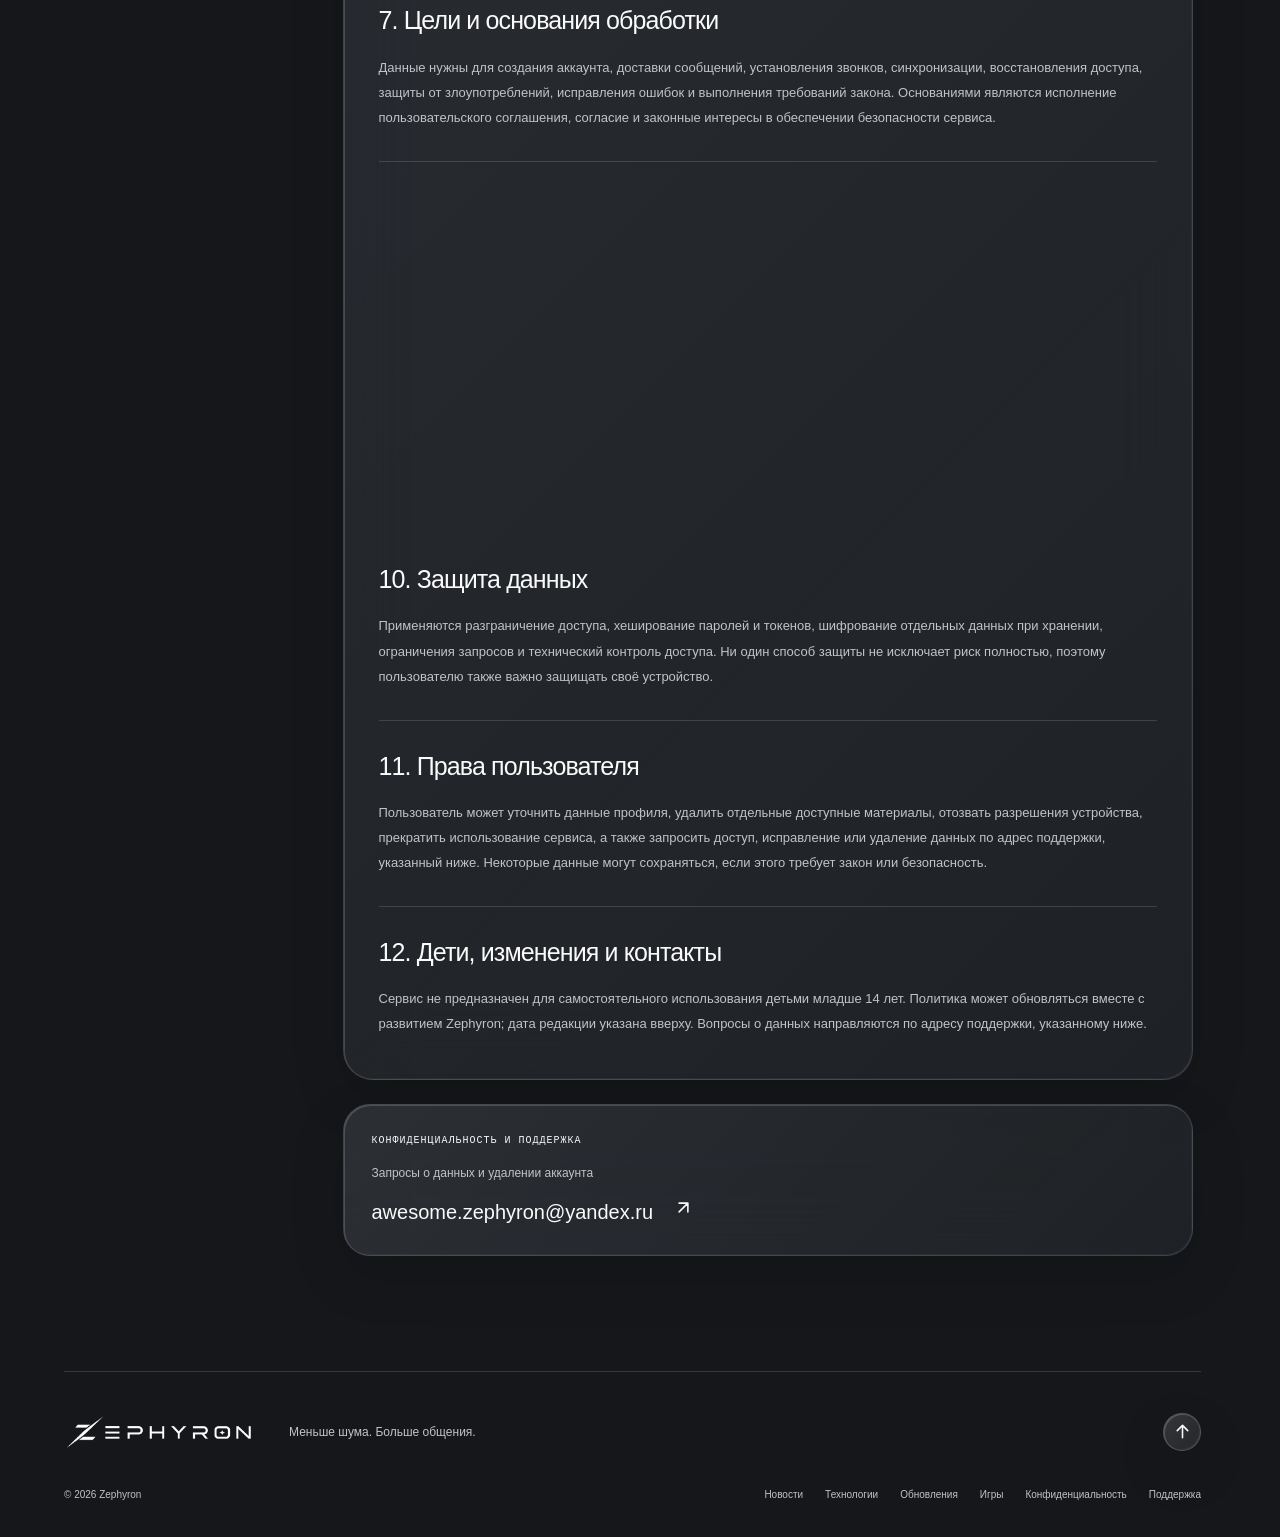
<file: privacy.html>
<!doctype html><html lang="ru" data-theme="dark"><head><meta charset="utf-8"><script>(()=>{const r=document.documentElement;try{r.dataset.theme=localStorage.getItem('zephyron-theme')==='light'?'light':'dark';r.lang=localStorage.getItem('zephyron-language')==='en'?'en':'ru';r.dataset.motion=localStorage.getItem('zephyron-motion')==='off'?'off':'on'}catch{}r.dataset.navigation='CSSViewTransitionRule'in window?'native':'fallback';window.addEventListener('pageswap',e=>{if(e.viewTransition)window.ZephyronPageTransition=e.viewTransition});window.addEventListener('pagereveal',e=>{if(!e.viewTransition)return;window.ZephyronPageTransition=e.viewTransition;r.dataset.crossing='1';const done=()=>{if(window.ZephyronPageTransition===e.viewTransition)window.ZephyronPageTransition=null;r.dataset.introDone='1';delete r.dataset.crossing;window.dispatchEvent(new Event('zephyron-route-ready'))};e.viewTransition.finished.then(done,done)})})();</script><meta name="viewport" content="width=device-width,initial-scale=1"><meta name="theme-color" content="#080808"><meta name="color-scheme" content="dark light"><title>Политика конфиденциальности — Zephyron</title><meta name="description" content="Zephyron — твоё пространство общения. Мессенджер для Windows, macOS и Android."><link rel="icon" href="./assets/zephyron-symbol-white.png"><link rel="stylesheet" href="./styles.css?v=liquid-8"><script src="./device.js?v=liquid-8" defer></script><script src="./script.js?v=liquid-8" defer></script><link rel="stylesheet" href="./liquid.css?v=liquid-8"><script src="./environment.js?v=liquid-8" defer></script><link rel="stylesheet" href="./motion.css?v=liquid-8"><script src="./motion.js?v=liquid-8" defer></script><link rel="stylesheet" href="./frost.css?v=liquid-8"><link rel="stylesheet" href="./news.css?v=liquid-8"><link rel="stylesheet" href="./viewer.css?v=liquid-8"><script src="./viewer.js?v=liquid-8" defer></script></head><body data-page="privacy"><div class="environment" aria-hidden="true"><div class="env-layer env-tide"></div><div class="env-layer env-pearl"></div><div class="env-layer env-slate"></div><div class="env-layer env-silver"></div><div class="env-veil"></div></div><a class="skip" href="#main"><span data-i18n="skip">К содержимому</span></a><header class="site-header"><nav class="nav frost" aria-label="Zephyron"><a class="brand full-brand" href="./index.html" aria-label="Zephyron — на главную"><svg class="wordmark" viewBox="130 360 1240 260" role="img" aria-label="Zephyron"><image href="./assets/zephyron-wordmark-white.webp" width="1536" height="1024"/></svg></a><div class="nav-links"><a href="./news.html"><span data-i18n="news">Новости</span></a><a href="./index.html#features"><span data-i18n="navExperience">Возможности</span></a><a href="./technologies.html"><span data-i18n="technologies">Технологии</span></a><a href="./changelog.html"><span data-i18n="navUpdates">Обновления</span></a></div><div class="nav-actions"><button id="language" class="icon-button" aria-label="Switch language">EN</button><button id="theme" class="icon-button" aria-label="Сменить тему"><svg class="ui-icon" viewBox="0 0 24 24" aria-hidden="true" width="24" height="24" fill="none" stroke="currentColor" stroke-width="1.8" stroke-linecap="round" stroke-linejoin="round" focusable="false"><circle cx="12" cy="12" r="4"/><path d="M12 2v1m0 18v1M2 12h1m18 0h1M5 5l1 1m12 12 1 1M5 19l1-1M18 6l1-1"/></svg></button><a class="nav-download" data-smart-link href="./downloads.html"><span data-smart-short>Скачать</span><svg class="ui-icon" viewBox="0 0 24 24" aria-hidden="true" width="24" height="24" fill="none" stroke="currentColor" stroke-width="1.8" stroke-linecap="round" stroke-linejoin="round" focusable="false"><path d="M12 3v13m-5-5 5 5 5-5M5 18v3h14v-3"/></svg></a><button id="menu-toggle" class="icon-button" aria-label="Меню" aria-expanded="false" aria-controls="mobile-menu"><svg class="ui-icon" viewBox="0 0 24 24" aria-hidden="true" width="24" height="24" fill="none" stroke="currentColor" stroke-width="1.8" stroke-linecap="round" stroke-linejoin="round" focusable="false"><path d="M5 8h14M5 16h14"/></svg></button></div></nav><div id="mobile-menu" class="frost" hidden><a href="./news.html"><span data-i18n="news">Новости</span></a><a href="./index.html#features"><span data-i18n="navExperience">Возможности</span></a><a href="./downloads.html"><span data-i18n="versions">Версии</span></a><a href="./technologies.html"><span data-i18n="technologies">Технологии</span></a><a href="./changelog.html"><span data-i18n="navUpdates">Обновления</span></a><a href="./games.html"><span data-i18n="games">Игры</span></a></div></header><main id="main" class="subpage privacy-page studio-page"><a class="back-home" href="./index.html"><svg class="ui-icon" viewBox="0 0 24 24" width="24" height="24" fill="none" stroke="currentColor" stroke-width="1.8" stroke-linecap="round" stroke-linejoin="round" aria-hidden="true" focusable="false"><path d="M19 12H5m6-6-6 6 6 6"/></svg><span data-i18n="backHome">На главную</span></a><div class="page-heading"><span class="page-emblem frost"><svg class="ui-icon" viewBox="0 0 24 24" width="24" height="24" fill="none" stroke="currentColor" stroke-width="1.8" stroke-linecap="round" stroke-linejoin="round" aria-hidden="true" focusable="false"><rect x="4" y="10" width="16" height="12" rx="4"/><path d="M8 10V6a4 4 0 0 1 8 0v4M12 14v4"/></svg></span><h1 data-i18n="privacyTitle">Политика конфиденциальности</h1><p class="page-intro" data-i18n="readerIntro">Прозрачно о том, как работает сервис и что происходит с данными.</p></div><p class="policy-date"><time datetime="2026-09-03" data-i18n="policyUpdated">Редакция от 3 сентября 2026 года</time></p><div class="policy-reader"><aside class="reader-nav"><details class="policy-contents frost" open>
      <summary><span data-i18n="policyContents">Содержание</span><svg class="ui-icon" viewBox="0 0 24 24" width="24" height="24" fill="none" stroke="currentColor" stroke-width="1.8" stroke-linecap="round" stroke-linejoin="round" aria-hidden="true" focusable="false" data-icon="chevron-down"><path d="m6 9 6 6 6-6"/></svg></summary>
      <ol>
        <li><a href="#policy-1" data-i18n="policyHeading1">1. О документе</a></li>
        <li><a href="#policy-2" data-i18n="policyHeading2">2. Данные аккаунта</a></li>
        <li><a href="#policy-3" data-i18n="policyHeading3">3. Общение и материалы</a></li>
        <li><a href="#policy-4" data-i18n="policyHeading4">4. Голосовые звонки</a></li>
        <li><a href="#policy-5" data-i18n="policyHeading5">5. Технические данные</a></li>
        <li><a href="#policy-6" data-i18n="policyHeading6">6. Разрешения устройства</a></li>
        <li><a href="#policy-7" data-i18n="policyHeading7">7. Цели и основания обработки</a></li>
        <li><a href="#policy-8" data-i18n="policyHeading8">8. Передача и обработчики</a></li>
        <li><a href="#policy-9" data-i18n="policyHeading9">9. Срок хранения</a></li>
        <li><a href="#policy-10" data-i18n="policyHeading10">10. Защита данных</a></li>
        <li><a href="#policy-11" data-i18n="policyHeading11">11. Права пользователя</a></li>
        <li><a href="#policy-12" data-i18n="policyHeading12">12. Дети, изменения и контакты</a></li>
      </ol>
    </details></aside><div class="reader-content"><article class="policy-document frost" aria-labelledby="policy-1-heading">
      <section id="policy-1" class="policy-section" aria-labelledby="policy-1-heading">
        <h2 id="policy-1-heading" data-i18n="policyHeading1">1. О документе</h2>
        <p data-i18n="policyBody1">Эта Политика объясняет, какие данные обрабатывает Zephyron и зачем. Оператором данных является разработчик сервиса, указанный на странице приложения в RuStore. Политика доступна до регистрации и в приложении.</p>
      </section>
      <section id="policy-2" class="policy-section" aria-labelledby="policy-2-heading">
        <h2 id="policy-2-heading" data-i18n="policyHeading2">2. Данные аккаунта</h2>
        <p data-i18n="policyBody2">При регистрации обрабатываются имя пользователя, отображаемое имя и пароль. На сервере пароль хранится не в открытом виде, а как стойкое производное значение. Дополнительно пользователь может установить фотографию профиля, описание и создать данные восстановления доступа.</p>
      </section>
      <section id="policy-3" class="policy-section" aria-labelledby="policy-3-heading">
        <h2 id="policy-3-heading" data-i18n="policyHeading3">3. Общение и материалы</h2>
        <p data-i18n="policyBody3">Для доставки и синхронизации обрабатываются сообщения, изображения, файлы, реакции, сведения об отправителе и получателе, время и статус доставки. Текстовые сообщения защищаются при хранении на сервере, однако текущая версия не заявляется как сервис со сквозным шифрованием всей переписки.</p>
      </section>
      <section id="policy-4" class="policy-section" aria-labelledby="policy-4-heading">
        <h2 id="policy-4-heading" data-i18n="policyHeading4">4. Голосовые звонки</h2>
        <p data-i18n="policyBody4">Для установления звонка обрабатываются имена участников, состояние и продолжительность вызова, сетевые адреса и технические параметры соединения. Аудиосодержимое разговора приложением не записывается и не сохраняется как голосовая запись.</p>
      </section>
      <section id="policy-5" class="policy-section" aria-labelledby="policy-5-heading">
        <h2 id="policy-5-heading" data-i18n="policyHeading5">5. Технические данные</h2>
        <p data-i18n="policyBody5">Для входа, защиты и диагностики могут обрабатываться токен сессии, идентификатор установки, модель или имя устройства, версия приложения, IP-адрес, время подключений, события ошибок и данные о попытках входа.</p>
      </section>
      <section id="policy-6" class="policy-section" aria-labelledby="policy-6-heading">
        <h2 id="policy-6-heading" data-i18n="policyHeading6">6. Разрешения устройства</h2>
        <p data-i18n="policyBody6">Доступ к микрофону используется только для голосовых звонков. Разрешение на уведомления нужно для сообщений и сведений о вызовах. Выбранные пользователем изображения читаются только для загрузки или отправки. Разрешения можно отозвать в настройках Android.</p>
      </section>
      <section id="policy-7" class="policy-section" aria-labelledby="policy-7-heading">
        <h2 id="policy-7-heading" data-i18n="policyHeading7">7. Цели и основания обработки</h2>
        <p data-i18n="policyBody7">Данные нужны для создания аккаунта, доставки сообщений, установления звонков, синхронизации, восстановления доступа, защиты от злоупотреблений, исправления ошибок и выполнения требований закона. Основаниями являются исполнение пользовательского соглашения, согласие и законные интересы в обеспечении безопасности сервиса.</p>
      </section>
      <section id="policy-8" class="policy-section" aria-labelledby="policy-8-heading">
        <h2 id="policy-8-heading" data-i18n="policyHeading8">8. Передача и обработчики</h2>
        <p data-i18n="policyBody8">Данные не продаются рекламодателям. Они могут технически обрабатываться поставщиками хостинга и инфраструктуры. Для push-уведомлений может использоваться Firebase Cloud Messaging, которому передаётся токен устройства и необходимая служебная информация. Данные также могут быть раскрыты по обязательному законному требованию.</p>
      </section>
      <section id="policy-9" class="policy-section" aria-labelledby="policy-9-heading">
        <h2 id="policy-9-heading" data-i18n="policyHeading9">9. Срок хранения</h2>
        <p data-i18n="policyBody9">Данные аккаунта и переписка хранятся, пока они нужны для работы сервиса или выполнения законных обязанностей. Отдельные изображения могут иметь указанный в приложении срок доступности. Технические журналы и защитные записи хранятся ограниченное время для диагностики и предотвращения злоупотреблений.</p>
      </section>
      <section id="policy-10" class="policy-section" aria-labelledby="policy-10-heading">
        <h2 id="policy-10-heading" data-i18n="policyHeading10">10. Защита данных</h2>
        <p data-i18n="policyBody10">Применяются разграничение доступа, хеширование паролей и токенов, шифрование отдельных данных при хранении, ограничения запросов и технический контроль доступа. Ни один способ защиты не исключает риск полностью, поэтому пользователю также важно защищать своё устройство.</p>
      </section>
      <section id="policy-11" class="policy-section" aria-labelledby="policy-11-heading">
        <h2 id="policy-11-heading" data-i18n="policyHeading11">11. Права пользователя</h2>
        <p data-i18n="policyBody11">Пользователь может уточнить данные профиля, удалить отдельные доступные материалы, отозвать разрешения устройства, прекратить использование сервиса, а также запросить доступ, исправление или удаление данных по адрес поддержки, указанный ниже. Некоторые данные могут сохраняться, если этого требует закон или безопасность.</p>
      </section>
      <section id="policy-12" class="policy-section" aria-labelledby="policy-12-heading">
        <h2 id="policy-12-heading" data-i18n="policyHeading12">12. Дети, изменения и контакты</h2>
        <p data-i18n="policyBody12">Сервис не предназначен для самостоятельного использования детьми младше 14 лет. Политика может обновляться вместе с развитием Zephyron; дата редакции указана вверху. Вопросы о данных направляются по адресу поддержки, указанному ниже.</p>
      </section>
    </article><aside class="policy-support frost" aria-labelledby="policy-support-title">
      <h2 id="policy-support-title" data-i18n="policySupportTitle">КОНФИДЕНЦИАЛЬНОСТЬ И ПОДДЕРЖКА</h2>
      <p data-i18n="policySupportHint">Запросы о данных и удалении аккаунта</p>
      <a class="policy-email" href="mailto:awesome.zephyron@yandex.ru">awesome.zephyron@yandex.ru<svg class="ui-icon" viewBox="0 0 24 24" width="24" height="24" fill="none" stroke="currentColor" stroke-width="1.8" stroke-linecap="round" stroke-linejoin="round" aria-hidden="true" focusable="false" data-icon="arrow"><path d="M7 17 17 7M7 7h10v10"/></svg></a>
    </aside></div></div></main><footer class="site-footer wrap"><div class="footer-top"><a class="brand full-brand" href="./index.html" aria-label="Zephyron — на главную"><svg class="wordmark" viewBox="130 360 1240 260" role="img" aria-label="Zephyron"><image href="./assets/zephyron-wordmark-white.webp" width="1536" height="1024"/></svg></a><p><span data-i18n="footer">Меньше шума. Больше общения.</span></p><a class="back-top icon-button frost" href="#main" aria-label="Наверх"><svg class="ui-icon" viewBox="0 0 24 24" aria-hidden="true" width="24" height="24" fill="none" stroke="currentColor" stroke-width="1.8" stroke-linecap="round" stroke-linejoin="round" focusable="false"><path d="M12 19V5m-6 6 6-6 6 6"/></svg></a></div><div class="footer-bottom"><span>© 2026 Zephyron</span><div><a href="./news.html"><span data-i18n="news">Новости</span></a><a href="./technologies.html"><span data-i18n="technologies">Технологии</span></a><a href="./changelog.html"><span data-i18n="navUpdates">Обновления</span></a><a href="./games.html"><span data-i18n="games">Игры</span></a><a href="./privacy.html"><span data-i18n="privacy">Конфиденциальность</span></a><a href="mailto:awesome.zephyron@yandex.ru"><span data-i18n="support">Поддержка</span></a></div></div></footer><div class="toast frost" id="toast" role="status" aria-live="polite"></div></body></html>
</file>
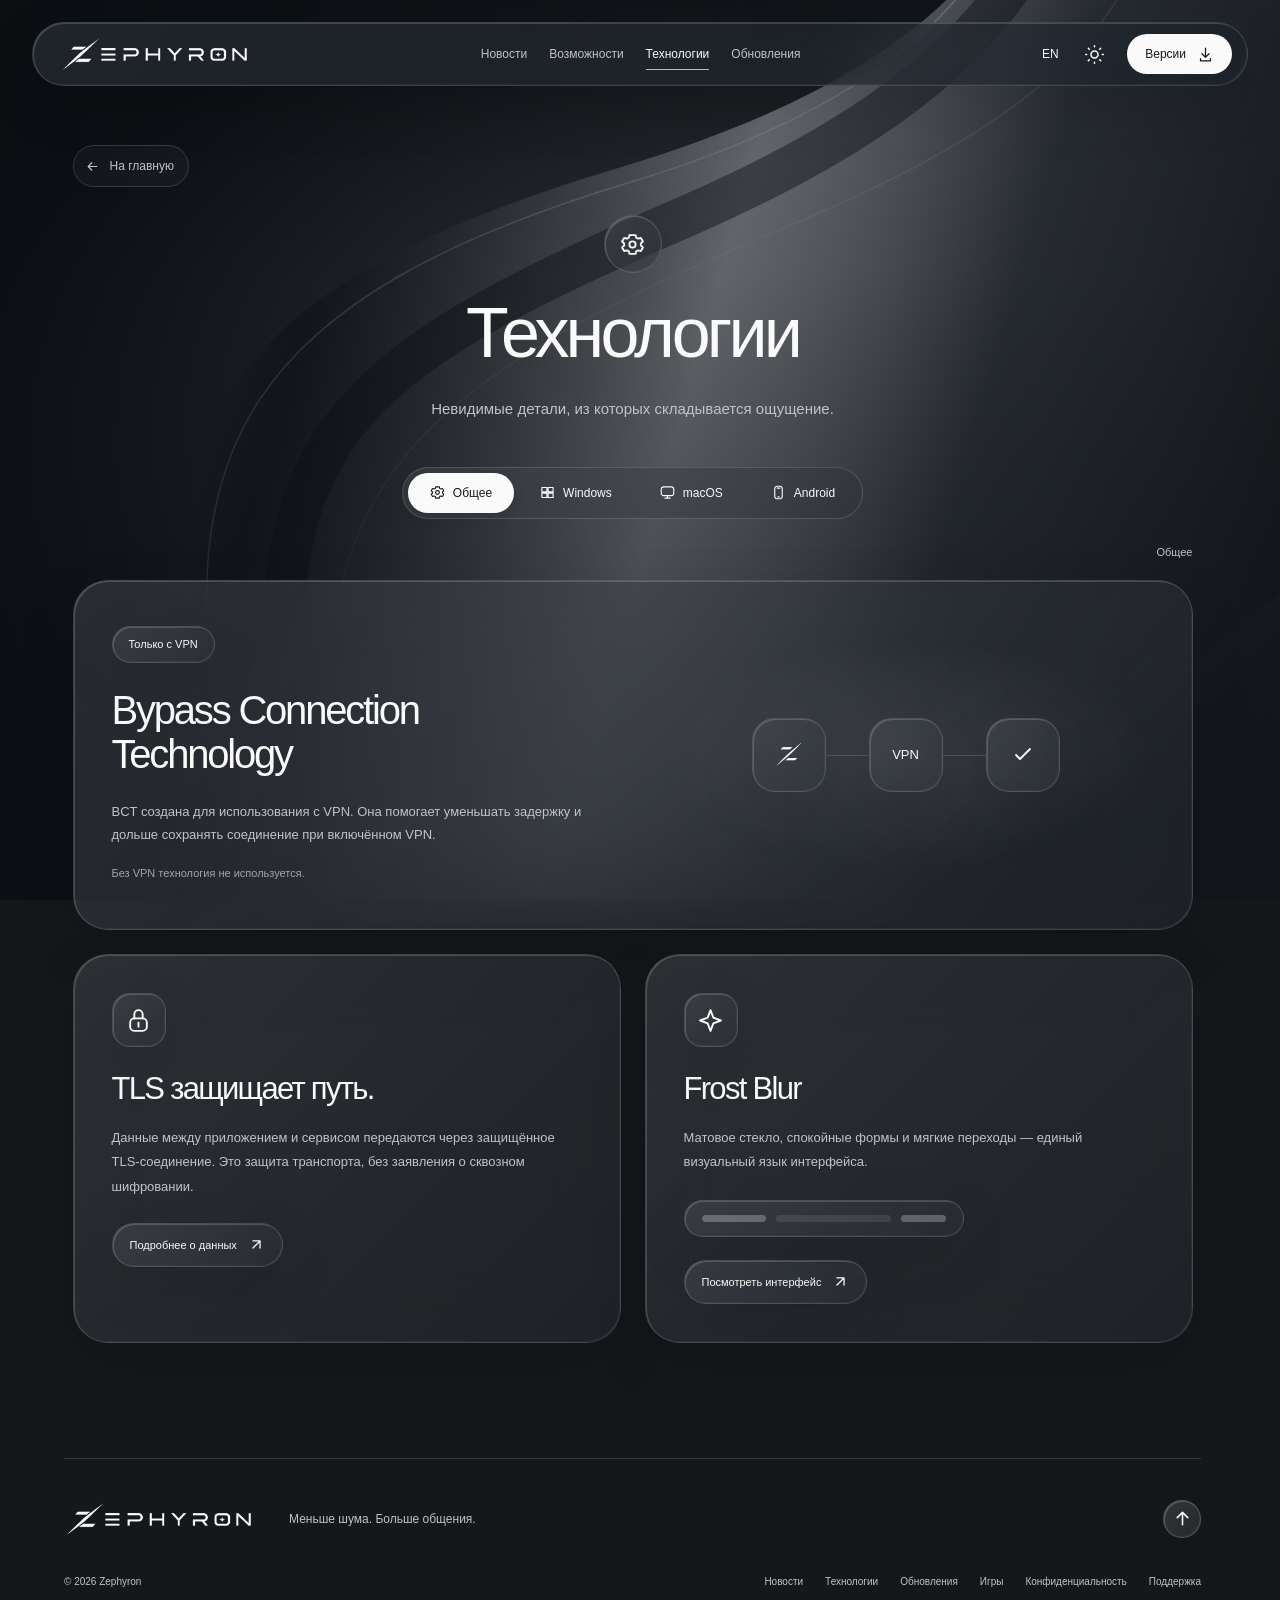
<file: technologies.html>
<!doctype html><html lang="ru" data-theme="dark"><head><meta charset="utf-8"><script>(()=>{const r=document.documentElement;try{r.dataset.theme=localStorage.getItem('zephyron-theme')==='light'?'light':'dark';r.lang=localStorage.getItem('zephyron-language')==='en'?'en':'ru';r.dataset.motion=localStorage.getItem('zephyron-motion')==='off'?'off':'on'}catch{}r.dataset.navigation='CSSViewTransitionRule'in window?'native':'fallback';window.addEventListener('pageswap',e=>{if(e.viewTransition)window.ZephyronPageTransition=e.viewTransition});window.addEventListener('pagereveal',e=>{if(!e.viewTransition)return;window.ZephyronPageTransition=e.viewTransition;r.dataset.crossing='1';const done=()=>{if(window.ZephyronPageTransition===e.viewTransition)window.ZephyronPageTransition=null;r.dataset.introDone='1';delete r.dataset.crossing;window.dispatchEvent(new Event('zephyron-route-ready'))};e.viewTransition.finished.then(done,done)})})();</script><meta name="viewport" content="width=device-width,initial-scale=1"><meta name="theme-color" content="#080808"><meta name="color-scheme" content="dark light"><title>Технологии — Zephyron</title><meta name="description" content="Zephyron — твоё пространство общения. Мессенджер для Windows, macOS и Android."><link rel="icon" href="./assets/zephyron-symbol-white.png"><link rel="stylesheet" href="./styles.css?v=liquid-8"><script src="./device.js?v=liquid-8" defer></script><script src="./script.js?v=liquid-8" defer></script><link rel="stylesheet" href="./liquid.css?v=liquid-8"><script src="./environment.js?v=liquid-8" defer></script><link rel="stylesheet" href="./motion.css?v=liquid-8"><script src="./motion.js?v=liquid-8" defer></script><link rel="stylesheet" href="./frost.css?v=liquid-8"><link rel="stylesheet" href="./news.css?v=liquid-8"><link rel="stylesheet" href="./viewer.css?v=liquid-8"><script src="./viewer.js?v=liquid-8" defer></script></head><body data-page="technologies"><div class="environment" aria-hidden="true"><div class="env-layer env-tide"></div><div class="env-layer env-pearl"></div><div class="env-layer env-slate"></div><div class="env-layer env-silver"></div><div class="env-veil"></div></div><a class="skip" href="#main"><span data-i18n="skip">К содержимому</span></a><header class="site-header"><nav class="nav frost" aria-label="Zephyron"><a class="brand full-brand" href="./index.html" aria-label="Zephyron — на главную"><svg class="wordmark" viewBox="130 360 1240 260" role="img" aria-label="Zephyron"><image href="./assets/zephyron-wordmark-white.webp" width="1536" height="1024"/></svg></a><div class="nav-links"><a href="./news.html"><span data-i18n="news">Новости</span></a><a href="./index.html#features"><span data-i18n="navExperience">Возможности</span></a><a href="./technologies.html"><span data-i18n="technologies">Технологии</span></a><a href="./changelog.html"><span data-i18n="navUpdates">Обновления</span></a></div><div class="nav-actions"><button id="language" class="icon-button" aria-label="Switch language">EN</button><button id="theme" class="icon-button" aria-label="Сменить тему"><svg class="ui-icon" viewBox="0 0 24 24" aria-hidden="true" width="24" height="24" fill="none" stroke="currentColor" stroke-width="1.8" stroke-linecap="round" stroke-linejoin="round" focusable="false"><circle cx="12" cy="12" r="4"/><path d="M12 2v1m0 18v1M2 12h1m18 0h1M5 5l1 1m12 12 1 1M5 19l1-1M18 6l1-1"/></svg></button><a class="nav-download" data-smart-link href="./downloads.html"><span data-smart-short>Скачать</span><svg class="ui-icon" viewBox="0 0 24 24" aria-hidden="true" width="24" height="24" fill="none" stroke="currentColor" stroke-width="1.8" stroke-linecap="round" stroke-linejoin="round" focusable="false"><path d="M12 3v13m-5-5 5 5 5-5M5 18v3h14v-3"/></svg></a><button id="menu-toggle" class="icon-button" aria-label="Меню" aria-expanded="false" aria-controls="mobile-menu"><svg class="ui-icon" viewBox="0 0 24 24" aria-hidden="true" width="24" height="24" fill="none" stroke="currentColor" stroke-width="1.8" stroke-linecap="round" stroke-linejoin="round" focusable="false"><path d="M5 8h14M5 16h14"/></svg></button></div></nav><div id="mobile-menu" class="frost" hidden><a href="./news.html"><span data-i18n="news">Новости</span></a><a href="./index.html#features"><span data-i18n="navExperience">Возможности</span></a><a href="./downloads.html"><span data-i18n="versions">Версии</span></a><a href="./technologies.html"><span data-i18n="technologies">Технологии</span></a><a href="./changelog.html"><span data-i18n="navUpdates">Обновления</span></a><a href="./games.html"><span data-i18n="games">Игры</span></a></div></header><main id="main" class="subpage tech-page studio-page"><a class="back-home" href="./index.html"><svg class="ui-icon" viewBox="0 0 24 24" width="24" height="24" fill="none" stroke="currentColor" stroke-width="1.8" stroke-linecap="round" stroke-linejoin="round" aria-hidden="true" focusable="false"><path d="M19 12H5m6-6-6 6 6 6"/></svg><span data-i18n="backHome">На главную</span></a><div class="page-heading"><span class="page-emblem frost"><svg class="ui-icon" viewBox="0 0 24 24" width="24" height="24" fill="none" stroke="currentColor" stroke-width="1.8" stroke-linecap="round" stroke-linejoin="round" aria-hidden="true" focusable="false"><path d="m9 3-.5 2.5-2 .9L4 5.7l-2 3.5 2 1.8v2l-2 1.8 2 3.5 2.5-.7 2 .9L9 21h6l.5-2.5 2-.9 2.5.7 2-3.5-2-1.8v-2l2-1.8-2-3.5-2.5.7-2-.9L15 3H9Z"/><circle cx="12" cy="12" r="3"/></svg></span><h1 data-i18n="technologies">Технологии</h1><p class="page-intro" data-i18n="techStudioIntro">Невидимые детали, из которых складывается ощущение.</p></div><div class="platform-tabs tech-tabs frost" role="group" aria-label="Категория технологий"><button type="button" data-tech-platform="common" aria-pressed="true" aria-controls="tech-content"><svg class="ui-icon" viewBox="0 0 24 24" width="24" height="24" fill="none" stroke="currentColor" stroke-width="1.8" stroke-linecap="round" stroke-linejoin="round" aria-hidden="true" focusable="false"><path d="m9 3-.5 2.5-2 .9L4 5.7l-2 3.5 2 1.8v2l-2 1.8 2 3.5 2.5-.7 2 .9L9 21h6l.5-2.5 2-.9 2.5.7 2-3.5-2-1.8v-2l2-1.8-2-3.5-2.5.7-2-.9L15 3H9Z"/><circle cx="12" cy="12" r="3"/></svg><span data-i18n="common">Общее</span></button><button type="button" data-tech-platform="Windows" aria-pressed="false" aria-controls="tech-content"><svg class="ui-icon" viewBox="0 0 24 24" width="24" height="24" fill="none" stroke="currentColor" stroke-width="1.8" stroke-linecap="round" stroke-linejoin="round" aria-hidden="true" focusable="false"><path d="M3 4h8v7H3V4Zm10 0h8v7h-8V4ZM3 13h8v7H3v-7Zm10 0h8v7h-8v-7Z"/></svg>Windows</button><button type="button" data-tech-platform="macOS" aria-pressed="false" aria-controls="tech-content"><svg class="ui-icon" viewBox="0 0 24 24" width="24" height="24" fill="none" stroke="currentColor" stroke-width="1.8" stroke-linecap="round" stroke-linejoin="round" aria-hidden="true" focusable="false"><rect x="2" y="3" width="20" height="14" rx="4"/><path d="M12 17v4m-4 0h8"/></svg>macOS</button><button type="button" data-tech-platform="Android" aria-pressed="false" aria-controls="tech-content"><svg class="ui-icon" viewBox="0 0 24 24" width="24" height="24" fill="none" stroke="currentColor" stroke-width="1.8" stroke-linecap="round" stroke-linejoin="round" aria-hidden="true" focusable="false"><rect x="6" y="2" width="12" height="20" rx="4"/><path d="M10 5h4m-3 14h2"/></svg>Android</button></div><div class="tech-selection"><span id="selected-tech-label">Общее</span></div><div id="tech-content"><div id="bct-card"><article class="technology-card tech-bct frost"><div class="tech-copy"><span class="small-pill frost"><span data-i18n="vpnOnly">Только с VPN</span></span><h2>Bypass Connection<br>Technology</h2><p data-i18n="bctDescription"></p><p class="bct-note" data-i18n="bctNote"></p></div><div class="connection-diagram" aria-hidden="true"><span class="route-node frost"><span class="logo"><img src="./assets/zephyron-symbol-white.png" alt=""></span></span><span class="route-bridge"><i></i></span><span class="route-node frost">VPN</span><span class="route-bridge"><i></i></span><span class="route-node frost"><svg class="ui-icon" viewBox="0 0 24 24" width="24" height="24" fill="none" stroke="currentColor" stroke-width="1.8" stroke-linecap="round" stroke-linejoin="round" aria-hidden="true" focusable="false"><path d="m5 12 4 4L19 6"/></svg></span></div></article><div class="tech-pair"><article class="technology-card frost"><span class="tech-feature-icon frost"><svg class="ui-icon" viewBox="0 0 24 24" width="24" height="24" fill="none" stroke="currentColor" stroke-width="1.8" stroke-linecap="round" stroke-linejoin="round" aria-hidden="true" focusable="false"><rect x="4" y="10" width="16" height="12" rx="4"/><path d="M8 10V6a4 4 0 0 1 8 0v4M12 14v4"/></svg></span><h2 data-i18n="tlsTitle">TLS защищает путь.</h2><p data-i18n="tlsText"></p><a class="secondary-button frost" href="./privacy.html"><span data-i18n="readPrivacy">Подробнее о данных</span><svg class="ui-icon" viewBox="0 0 24 24" width="24" height="24" fill="none" stroke="currentColor" stroke-width="1.8" stroke-linecap="round" stroke-linejoin="round" aria-hidden="true" focusable="false"><path d="M7 17 17 7M7 7h10v10"/></svg></a></article><article class="technology-card frost"><span class="tech-feature-icon frost"><svg class="ui-icon" viewBox="0 0 24 24" width="24" height="24" fill="none" stroke="currentColor" stroke-width="1.8" stroke-linecap="round" stroke-linejoin="round" aria-hidden="true" focusable="false"><path d="m12 2 2.7 7.3L22 12l-7.3 2.7L12 22l-2.7-7.3L2 12l7.3-2.7L12 2Z"/></svg></span><h2>Frost Blur</h2><p><span data-i18n="frostTechBody">Матовое стекло, спокойные формы и мягкие переходы — единый визуальный язык интерфейса.</span></p><div class="glass-sample frost" aria-hidden="true"><span></span><span></span><span></span></div><a class="secondary-button frost" href="./downloads.html?platform=Windows"><span data-i18n="seeInterface">Посмотреть интерфейс</span><svg class="ui-icon" viewBox="0 0 24 24" width="24" height="24" fill="none" stroke="currentColor" stroke-width="1.8" stroke-linecap="round" stroke-linejoin="round" aria-hidden="true" focusable="false"><path d="M7 17 17 7M7 7h10v10"/></svg></a></article></div></div><section id="tech-empty" class="empty-state frost" hidden><span class="tech-feature-icon frost"><svg class="ui-icon" viewBox="0 0 24 24" width="24" height="24" fill="none" stroke="currentColor" stroke-width="1.8" stroke-linecap="round" stroke-linejoin="round" aria-hidden="true" focusable="false"><path d="m9 3-.5 2.5-2 .9L4 5.7l-2 3.5 2 1.8v2l-2 1.8 2 3.5 2.5-.7 2 .9L9 21h6l.5-2.5 2-.9 2.5.7 2-3.5-2-1.8v-2l2-1.8-2-3.5-2.5.7-2-.9L15 3H9Z"/><circle cx="12" cy="12" r="3"/></svg></span><h2 data-i18n="emptyPlatformTech"></h2><p data-i18n="emptyPlatformTechText"></p><button type="button" class="secondary-button frost" data-tech-back><span data-i18n="backCommon">Вернуться к общему</span><svg class="ui-icon" viewBox="0 0 24 24" width="24" height="24" fill="none" stroke="currentColor" stroke-width="1.8" stroke-linecap="round" stroke-linejoin="round" aria-hidden="true" focusable="false"><path d="M7 17 17 7M7 7h10v10"/></svg></button></section></div></main><footer class="site-footer wrap"><div class="footer-top"><a class="brand full-brand" href="./index.html" aria-label="Zephyron — на главную"><svg class="wordmark" viewBox="130 360 1240 260" role="img" aria-label="Zephyron"><image href="./assets/zephyron-wordmark-white.webp" width="1536" height="1024"/></svg></a><p><span data-i18n="footer">Меньше шума. Больше общения.</span></p><a class="back-top icon-button frost" href="#main" aria-label="Наверх"><svg class="ui-icon" viewBox="0 0 24 24" aria-hidden="true" width="24" height="24" fill="none" stroke="currentColor" stroke-width="1.8" stroke-linecap="round" stroke-linejoin="round" focusable="false"><path d="M12 19V5m-6 6 6-6 6 6"/></svg></a></div><div class="footer-bottom"><span>© 2026 Zephyron</span><div><a href="./news.html"><span data-i18n="news">Новости</span></a><a href="./technologies.html"><span data-i18n="technologies">Технологии</span></a><a href="./changelog.html"><span data-i18n="navUpdates">Обновления</span></a><a href="./games.html"><span data-i18n="games">Игры</span></a><a href="./privacy.html"><span data-i18n="privacy">Конфиденциальность</span></a><a href="mailto:awesome.zephyron@yandex.ru"><span data-i18n="support">Поддержка</span></a></div></div></footer><div class="toast frost" id="toast" role="status" aria-live="polite"></div></body></html>
</file>
<file: styles.css>
@font-face{font-family:ZephyronSymbols;src:url('./assets/symbols.woff') format('woff');font-display:swap;unicode-range:U+2190-21FF,U+2311,U+2315,U+2318,U+25CC,U+25D0,U+2630,U+263A,U+2699,U+2713,U+2715,U+2733,U+FF0B}
:root{color-scheme:dark;--bg:#080808;--fg:#f5f5f5;--muted:#929292;--line:#ffffff13;--glass:#ffffff09;--solid:#181818;--inverse:#111;--ease:cubic-bezier(.2,.8,.2,1);--radius:44px;--shadow:0 24px 90px #0003}
:root[data-theme=light]{color-scheme:light;--bg:#f2f2f0;--fg:#171717;--muted:#656565;--line:#00000015;--glass:#ffffff55;--solid:#e6e6e4;--inverse:#fff;--shadow:0 24px 90px #00000008}
*{box-sizing:border-box}html{scroll-behavior:smooth;scroll-padding-top:120px}body{margin:0;background:var(--bg);color:var(--fg);font-family:Arial,Helvetica,ZephyronSymbols,sans-serif;-webkit-font-smoothing:antialiased;line-height:1.5}a{color:inherit;text-decoration:none}button{font:inherit;color:inherit;cursor:pointer;background:none;border:0}a,button{-webkit-tap-highlight-color:transparent;touch-action:manipulation}button:disabled{opacity:.4;cursor:default}img{display:block;max-width:100%}h1,h2,h3,p{margin:0}h1,h2,h3{font-weight:500;letter-spacing:-.055em;line-height:1.08}h2{font-size:clamp(36px,5vw,64px)}h3{font-size:28px}p{color:var(--muted)}::selection{background:var(--fg);color:var(--bg)}:focus-visible{outline:2px solid var(--fg);outline-offset:5px}[hidden]{display:none!important}.wrap{max-width:1160px;padding-inline:36px;margin-inline:auto}.section{padding-block:90px}.ui-icon,svg{display:inline-block;vertical-align:middle;width:20px;height:20px;flex-shrink:0;fill:none;stroke:currentColor;stroke-width:1.5;stroke-linecap:round;stroke-linejoin:round}.windows{fill:currentColor;stroke:none}.frost{background:var(--glass);border:1px solid var(--line);box-shadow:inset 0 1px 0 #ffffff09,var(--shadow);-webkit-backdrop-filter:blur(32px);backdrop-filter:blur(32px)}.logo{width:33px;height:33px;display:inline-flex;align-items:center;justify-content:center;flex-shrink:0}.logo img{width:100%;height:100%;object-fit:contain}[data-theme=light] .logo img{filter:invert(1)}.brand{display:inline-flex;align-items:center;gap:8px;font-size:19px;font-weight:600;letter-spacing:-.7px;white-space:nowrap}.site-header{position:fixed;inset:20px 24px auto;z-index:50}.nav{max-width:1088px;margin:auto;border-radius:999px;padding:10px 12px 10px 20px;display:flex;align-items:center;justify-content:space-between;gap:22px;background:color-mix(in srgb,var(--bg) 74%,transparent)}.nav-links,.nav-actions{display:flex;align-items:center}.nav-links{gap:28px;font-size:12px;color:var(--muted)}.nav-links a{transition:color .2s}.nav-links a:hover{color:var(--fg)}.nav-actions{gap:3px}.icon-button{width:40px;height:40px;display:inline-grid;place-items:center;border-radius:999px;flex-shrink:0;transition:background .3s,transform .4s var(--ease);font-size:12px}.icon-button:hover{background:#8882}.icon-button:active{transform:scale(.9)}.nav-download,.cta,.secondary-button{display:inline-flex;align-items:center;justify-content:center;gap:11px;border-radius:999px;font-size:13px;font-weight:500;min-height:52px;padding:15px 24px;line-height:20px;white-space:nowrap;transition:transform .45s var(--ease),background .3s,box-shadow .3s}.nav-download,.cta{background:var(--fg);color:var(--bg);border:1px solid transparent;box-shadow:0 1px 0 #fff4 inset}.cta:hover,.nav-download:hover{transform:translateY(-2px);box-shadow:0 5px 35px #8882}.cta:active,.secondary-button:active,.nav-download:active{transform:scale(.96)}.nav-download{min-height:40px;padding:9px 17px;font-size:12px;margin-left:8px}.nav-download .ui-icon{width:15px;height:15px}.secondary-button:hover{background:#8882;transform:translateY(-2px)}.secondary-button .ui-icon{width:17px;height:17px}#menu-toggle{display:none}.skip{position:fixed;top:-100px;padding:14px 24px;background:var(--fg);color:var(--bg);border-radius:999px;z-index:100}.skip:focus{top:10px}#mobile-menu{max-width:1088px;margin:12px auto;border-radius:32px;padding:15px;background:color-mix(in srgb,var(--bg) 90%,transparent)}#mobile-menu a{display:block;padding:13px 20px;border-radius:999px}#mobile-menu a:hover{background:#8882}.status-dot{display:inline-block;width:5px;height:5px;border-radius:50%;background:currentColor;flex-shrink:0}.eyebrow{font-size:13px;font-weight:500;letter-spacing:0;color:var(--muted)}.small-pill{display:inline-flex;align-items:center;border-radius:999px;padding:9px 16px;font-size:11px}.hero{position:relative;padding-top:158px;text-align:center;isolation:isolate}.hero-haze{position:absolute;inset:130px -60px 100px;pointer-events:none;z-index:-1;overflow:clip}.haze{position:absolute;border-radius:50%;background:radial-gradient(ellipse,#fff1,transparent 68%);width:900px;height:600px;left:50%;transform:translateX(-50%)}.haze-a{top:180px}.haze-b{top:440px;opacity:.3;transform:translateX(-50%) rotate(-35deg);width:1200px;height:500px}.release-pill{display:inline-flex;align-items:center;gap:11px;border-radius:999px;padding:9px 16px;font-size:11px;color:var(--muted);box-shadow:none}.release-pill .ui-icon{width:13px;height:13px}.pill-separator{height:12px;width:1px;background:var(--line)}.hero h1{font-size:clamp(58px,7.5vw,92px);letter-spacing:-.065em;line-height:1.02;margin:32px auto 24px;font-weight:500}.headline-soft{color:#aaa}[data-theme=light] .headline-soft{color:#737373}.hero-description{font-size:16px;line-height:1.7;max-width:510px;margin:auto}.hero-actions{display:flex;justify-content:center;gap:12px;margin-top:30px}.device-notice{font-size:11px;line-height:1.6;margin-top:15px;min-height:18px}.product-stage{margin-top:64px;position:relative;scroll-margin-top:115px}.product-top{display:flex;justify-content:center;position:relative;align-items:center;margin:0 0 20px}.segmented{display:inline-flex;gap:4px;padding:5px;border-radius:999px;box-shadow:none}.segmented button,.platform-tabs button{padding:10px 20px;font-size:12px;line-height:20px;border-radius:999px;transition:background .3s,color .3s}.segmented button[aria-pressed=true],.platform-tabs button[aria-pressed=true]{background:var(--fg);color:var(--bg)}.replay-button{position:absolute;right:0}.product-view{animation:panel-in .7s var(--ease)}.demo-client{display:grid;grid-template-columns:28% 72%;height:490px;border-radius:var(--radius);padding:14px;text-align:left;overflow:hidden;position:relative;background:linear-gradient(125deg,#ffffff0d,#ffffff02 50%),var(--glass);box-shadow:0 40px 100px #0005,inset 0 1px 1px #ffffff15}.demo-sidebar{padding:18px 12px 10px 8px;display:flex;flex-direction:column;min-width:0}.demo-brand{display:flex;gap:6px;align-items:center;padding-inline:8px;font-size:13px}.demo-brand strong{font-weight:500}.demo-brand .logo{width:28px;height:28px}.demo-search{border:1px solid var(--line);border-radius:999px;background:#8881;margin:25px 0 13px;padding:10px 17px;font-size:11px;color:var(--muted)}.contact{display:flex;width:100%;align-items:center;gap:10px;padding:14px 12px;border-radius:999px;text-align:left;transition:background .3s}.contact.active{background:#8882}.contact:hover{background:#8882}.avatar{width:38px;height:38px;border-radius:50%;background:linear-gradient(140deg,#aaa3,#5551);border:1px solid var(--line);display:inline-grid;place-items:center;font-size:12px;flex-shrink:0}.contact strong{font-size:12px;font-weight:500}.contact small{font-size:10px;color:var(--muted);display:block;margin-top:3px}.contact time{font-size:8px;color:var(--muted);margin-left:auto}.demo-profile{display:flex;align-items:center;gap:10px;font-size:10px;margin-top:auto;padding-inline:8px;color:var(--muted)}.demo-profile .ui-icon{margin-left:auto;width:17px;height:17px}.demo-chat{position:relative;min-width:0;padding:14px;display:flex;flex-direction:column;border:1px solid var(--line);border-radius:32px;background:radial-gradient(ellipse at 50% 25%,#ffffff0e,transparent 75%),#88803}.demo-chat-head{display:flex;align-items:center;gap:10px;border-radius:999px;padding:9px 14px;box-shadow:none;background:#ffffff07}.demo-chat-head strong{font-size:12px;font-weight:500}.demo-chat-head small{display:block;font-size:9px;color:var(--muted);margin-top:2px}.demo-chat-head .avatar{width:32px;height:32px}.chat-head-end{margin-left:auto}.chat-head-end .ui-icon{width:17px;height:17px}.demo-day{text-align:center;font-size:9px;color:var(--muted);margin:20px}.demo-stream{display:flex;flex-direction:column;align-items:start;gap:12px;flex:1;min-height:0;overflow:hidden;padding:6px 8px 16px}.bubble{font-size:12px;background:var(--glass);border:1px solid var(--line);border-radius:22px;padding:12px 18px;max-width:88%;animation:bubble-in .6s var(--ease) both}.bubble.out{align-self:end;background:var(--fg);color:var(--bg)}.bubble time{font-size:8px;opacity:.45;margin-left:15px;white-space:nowrap}.demo-input{display:flex;align-items:center;gap:14px;border-radius:999px;padding:8px 10px 8px 18px;color:var(--muted);font-size:11px;box-shadow:none}.demo-input>span:nth-child(2){margin-right:auto}.send-icon{width:32px;height:32px;border-radius:50%;background:var(--fg);color:var(--bg);display:inline-grid;place-items:center}.send-icon .ui-icon{width:16px;height:16px}.product-caption{display:flex;justify-content:space-between;gap:25px;text-align:left;padding:17px 18px;color:var(--muted);font-size:10px}.caption-hint{white-space:nowrap}.screenshot-card{display:block;position:relative;width:100%;border-radius:var(--radius);padding:14px;cursor:zoom-in;overflow:hidden}.screenshot-card>img{width:100%;height:auto;border-radius:30px}.screenshot-expand{position:absolute;bottom:32px;right:32px;background:#1118;color:white}.story-heading{text-align:center;margin-bottom:45px}.story-heading h2{margin:20px 0 22px}.story-heading p{font-size:15px;line-height:1.8}.material-showcase{border-radius:var(--radius);display:grid;grid-template-columns:minmax(0,1fr) minmax(0,1fr);overflow:hidden;min-height:440px;background:linear-gradient(135deg,#fff04,#ffffff01)}.material-description{padding:54px}.material-description h3{font-size:38px;margin:28px 0 20px}.material-description p{font-size:13px;line-height:1.85;max-width:340px;margin-bottom:25px}.material-description .secondary-button{min-height:44px;font-size:12px;padding:11px 20px}.capsule-material{position:relative;min-height:420px;isolation:isolate}.material-light{position:absolute;width:450px;height:450px;border-radius:50%;left:0;top:0;background:radial-gradient(circle,#fff2,transparent 66%)}.material-orbit{position:absolute;width:340px;height:340px;border:1px solid var(--line);border-radius:50%;top:60px;left:40px}.material-pill{position:absolute;height:84px;border-radius:999px;display:flex;align-items:center;justify-content:center;gap:18px;padding:20px 35px;font-size:18px;white-space:nowrap;background:linear-gradient(120deg,#ffffff19,#ffffff03);box-shadow:inset 0 1px 0 #ffffff20,0 25px 60px #0004;transition:transform 1s var(--ease)}.pill-back{top:90px;left:70px;width:310px;transform:rotate(-13deg);color:var(--muted)}.pill-middle{top:182px;left:5px;width:355px;transform:rotate(7deg);z-index:2;-webkit-backdrop-filter:blur(34px);backdrop-filter:blur(34px)}.pill-middle .logo{width:42px;height:42px}.pill-front{top:290px;left:85px;width:280px;transform:rotate(-5deg);font-size:14px;z-index:3}.pill-front .ui-icon{margin-left:auto}.material-showcase:hover .pill-back{transform:rotate(-17deg) translateY(-8px)}.material-showcase:hover .pill-middle{transform:rotate(3deg) translateX(8px)}.material-showcase:hover .pill-front{transform:rotate(-2deg) translateY(8px)}.details-heading{display:flex;justify-content:space-between;align-items:end;gap:30px;margin-bottom:40px}.details-heading p{font-size:14px;line-height:1.8;max-width:280px}.detail-row{display:flex;align-items:center;gap:28px;padding:32px 8px;border-bottom:1px solid var(--line)}.detail-row:first-child{border-top:1px solid var(--line)}.detail-icon{width:66px;height:66px;display:grid;place-items:center;border-radius:999px;flex-shrink:0;box-shadow:none}.detail-icon .ui-icon{width:26px;height:26px}.detail-row>div{max-width:650px}.detail-row h3{font-size:25px;margin-bottom:12px}.detail-row p{font-size:13px;line-height:1.8;max-width:580px}.detail-row>.icon-button,.detail-tag{margin-left:auto}.detail-tag{border-radius:999px;font-size:10px;padding:10px 17px;white-space:nowrap;box-shadow:none;color:var(--muted)}.download-section{padding-top:40px}.download-shell{padding:65px 30px;text-align:center;border-radius:var(--radius);background:radial-gradient(ellipse at 50% 0,#fff08,transparent 70%),var(--glass)}.download-mark{display:inline-grid;place-items:center;width:65px;height:65px;border-radius:50%;border:1px solid var(--line);background:#fff06;margin-bottom:25px}.download-mark .logo{width:42px;height:42px}.download-shell h2{margin-bottom:22px}.download-shell>p{font-size:14px}.download-shell>.cta{margin-top:30px}.download-shell>.device-notice{font-size:11px}.device-links{display:flex;justify-content:center;gap:10px;flex-wrap:wrap;margin-top:38px}.device-chip{display:inline-flex;align-items:center;gap:12px;border:1px solid var(--line);border-radius:999px;font-size:12px;padding:11px 18px;color:var(--muted);transition:background .3s}.device-chip .ui-icon{width:14px;height:14px}.device-chip small{font-size:9px;opacity:.6}.device-chip.is-device,.device-chip:hover{background:#8882;color:var(--fg)}.site-footer{padding-block:15px 35px}.footer-top{display:flex;align-items:center;gap:35px;justify-content:space-between;border-top:1px solid var(--line);padding-top:40px}.footer-top p{font-size:12px;margin-right:auto}.back-top .ui-icon{transform:rotate(-45deg)}.footer-bottom{display:flex;justify-content:space-between;gap:30px;margin-top:35px;color:var(--muted);font-size:10px}.footer-bottom>div{display:flex;gap:22px;flex-wrap:wrap}.footer-bottom a:hover{color:var(--fg)}.lightbox{border:0;background:none;max-width:96vw;max-height:96vh;padding:55px 20px 20px}.lightbox img{max-height:80vh;object-fit:contain;border-radius:24px}.lightbox::backdrop{background:#080808b8;-webkit-backdrop-filter:blur(28px);backdrop-filter:blur(28px)}.lightbox button{position:absolute;right:20px;top:0;color:white;background:#ffffff12}.toast{position:fixed;bottom:25px;left:50%;max-width:calc(100% - 32px);width:max-content;transform:translate(-50%,20px);border-radius:999px;padding:15px 23px;opacity:0;visibility:hidden;transition:.3s;z-index:90;font-size:12px}.toast.visible{opacity:1;visibility:visible;transform:translate(-50%,0)}.sr-only{position:absolute;width:1px;height:1px;clip:rect(0,0,0,0);overflow:hidden}.hero>.release-pill,.hero>h1,.hero>.hero-description,.hero>.hero-actions{animation:panel-in .9s var(--ease) both}.hero>h1{animation-delay:.08s}.hero>.hero-description{animation-delay:.16s}.hero>.hero-actions{animation-delay:.22s}.motion .reveal{opacity:0;transform:translateY(24px);transition:opacity .8s var(--ease),transform 1s var(--ease)}.motion .reveal.visible{opacity:1;transform:none}@keyframes panel-in{from{opacity:0;transform:translateY(18px)}to{opacity:1;transform:none}}@keyframes bubble-in{from{opacity:0;transform:translateY(10px) scale(.96)}to{opacity:1;transform:none}}
/* Shared secondary pages. Existing copy, downloads and game remain intact. */
.subpage{max-width:1120px;padding:150px 40px 100px;margin:auto;min-height:80vh}.subpage>h1{font-size:clamp(42px,6vw,80px);max-width:950px;margin:24px 0}.back-home{display:flex;gap:10px;font-size:12px;color:var(--muted);margin-bottom:45px}.tech-eyebrow{display:block}.page-intro{font-size:17px;margin:20px 0 45px;max-width:650px}.platform-tabs{display:flex;width:max-content;max-width:100%;border-radius:999px;padding:6px;gap:4px;margin:30px 0;flex-wrap:wrap}.platform-tabs button{padding:12px 22px;border-radius:999px;font-size:12px;transition:background .3s}.platform-tabs button[aria-pressed=true]{background:var(--fg);color:var(--bg)}.download-track{display:flex;gap:22px;overflow:auto;scroll-snap-type:x mandatory;position:relative;padding:15px max(0px,calc((100% - 580px)/2)) 30px;scrollbar-width:none}.download-track::-webkit-scrollbar{display:none}.platform-card{width:580px;flex:0 0 580px;scroll-snap-align:center;padding:30px;border-radius:40px}.platform-card-top,.install-top{display:flex;justify-content:space-between;align-items:center;font:10px monospace;color:var(--muted)}.platform-art{height:240px;position:relative;display:grid;place-items:center}.platform-app-icon{width:140px;height:140px;border:1px solid #fff4;background:linear-gradient(145deg,#fff3,#fff0);border-radius:35px;transform:rotate(-10deg);display:grid;place-items:center;-webkit-backdrop-filter:blur(20px);backdrop-filter:blur(20px);z-index:1}.platform-app-icon img{width:100px}.platform-orbit{position:absolute;width:235px;height:180px;border:1px solid var(--line);border-radius:50%;transform:rotate(-30deg)}.platform-orbit-small{transform:rotate(30deg)}.platform-cross{position:absolute;top:30px;right:40px;color:var(--muted)}.platform-category{font:10px monospace;color:var(--muted)}.platform-card h2{font-size:45px;margin:12px 0}.platform-card p{font-size:13px;max-width:400px;min-height:42px}.carousel-navigation{display:flex;justify-content:center;gap:28px;align-items:center;font:11px monospace}.carousel-navigation button{width:42px;height:42px;border-radius:50%;border:1px solid var(--line)}.download-help{text-align:center;font-size:11px;margin:20px}.download-action{text-align:center;margin:35px 0 60px}.download-action p{font:11px monospace;margin-top:15px}.platform-install{padding:40px;border-radius:40px}.platform-install h2{font-size:36px;margin:30px 0 15px}.platform-install p,.install-steps{font-size:14px;line-height:1.8}.install-steps li{margin:15px 0;color:var(--muted)}.card-dragging{cursor:grabbing;scroll-snap-type:none;user-select:none}.policy-file{display:flex;align-items:center;gap:20px}.policy-dotmark{font:50px Dot,monospace}.policy-file-meta{font:10px monospace;color:var(--muted);display:block}.policy-file-orbit{margin-left:auto}.policy-date{font-size:13px;margin-bottom:30px}.policy-contents{padding:25px;border-radius:32px;margin-bottom:25px}.policy-contents summary{cursor:pointer;display:flex;justify-content:space-between}.policy-contents ol{columns:2;font-size:13px;list-style:none;padding:0}.policy-contents li{padding:8px}.policy-document{padding:45px;border-radius:40px}.policy-section{padding:25px 0;scroll-margin-top:120px}.policy-section h2{font-size:25px;letter-spacing:-.025em;margin-bottom:15px}.policy-section p{font-size:14px;line-height:1.9}.policy-support{border-radius:40px;padding:35px;margin-top:25px}.policy-support h2{font:11px monospace;letter-spacing:.1em}.policy-support p{font-size:13px;margin:15px 0}.policy-email{font-size:clamp(14px,3vw,30px);display:flex;gap:20px;overflow-wrap:anywhere}.tech-index,.selected-platform{font:12px monospace;margin:30px 0}.tech-card,.release-card,.empty-state{border-radius:40px;padding:40px;margin-top:25px}.tech-card h2,.release-card h2{font-size:40px;margin:20px 0}.tech-card p,.release-card p{max-width:720px;font-size:14px;line-height:1.8}.tech-card-header,.tech-card-top,.release-top{display:flex;align-items:center;justify-content:space-between}.tech-badge,.tech-kicker,.release-eyebrow{font:10px monospace;color:var(--muted)}.bct-visual{display:flex;align-items:center;gap:45px;height:130px;font-size:30px}.tech-tags{display:flex;gap:20px;font:11px monospace;margin-top:25px}.tech-note{margin:20px 0}.tech-empty,.log-empty{padding:60px 30px;border-radius:40px;text-align:center;border:1px solid var(--line)}.tech-empty h2,.log-empty h2{font-size:30px;margin:20px}.release-version{font:14px monospace}.release-features{display:grid;gap:20px;margin:35px 0}.release-feature{padding:20px 0;border-top:1px solid var(--line)}.release-feature h3{font-size:23px;margin:15px 0}.release-feature p{font-size:13px}.release-link{display:inline-block;margin-top:30px;border-bottom:1px solid var(--line);padding-bottom:10px}.orbit-card{border-radius:40px;padding:30px}.orbit-heading{display:flex;justify-content:space-between;gap:20px}.orbit-heading h2{font-size:50px;margin:10px 0}.orbit-label{font:10px monospace}.orbit-heading p{font-size:13px}.orbit-emblem{font-size:50px}.orbit-toolbar{display:flex;justify-content:space-between;margin:25px 0}.orbit-stats{display:flex;gap:30px;font-size:11px}.orbit-stats strong{display:block;font:20px monospace}.orbit-toolbar button{border:1px solid var(--line);border-radius:999px;padding:8px 15px;font-size:12px}.orbit-stage{position:relative;border-radius:32px;overflow:hidden;border:1px solid var(--line)}#orbit-canvas{width:100%;height:480px;display:block;touch-action:none}.orbit-overlay{position:absolute;inset:0;display:flex;flex-direction:column;align-items:center;justify-content:center;text-align:center;background:#08080870;-webkit-backdrop-filter:blur(18px);backdrop-filter:blur(18px);color:#fff;padding:20px}.orbit-overlay-symbol img{width:90px}.orbit-overlay h3{font-size:36px;margin:20px}.orbit-overlay p{color:#aaa;font-size:13px}.orbit-overlay button{background:#fff;color:#111;padding:14px 25px;border-radius:14px;margin-top:25px}.orbit-help{font-size:12px;margin-top:20px}.orbit-footnote{display:flex;gap:20px;margin-top:30px;font:11px monospace}.orbit-footnote>span:last-child{margin-left:auto}
/* One control vocabulary across all six pages. */
.platform-tabs{border-radius:999px;padding:5px;gap:4px;box-shadow:none}.platform-tabs button{padding:10px 22px;border-radius:999px}.platform-card{border-radius:40px}.platform-app-icon{border-radius:999px;transform:rotate(-8deg);width:150px;height:96px}.platform-app-icon img{width:85px}.platform-orbit{border-radius:50%}.platform-card h2{font-size:48px}.carousel-navigation button,.orbit-toolbar button{border-radius:999px}.download-action .cta{border-radius:999px}.policy-contents{border-radius:28px}.policy-support{border-radius:36px}.orbit-overlay button{border-radius:999px;padding:15px 25px}.orbit-stage{border-radius:28px}.orbit-overlay{background:#0808088c}.orbit-overlay-symbol img{width:80px}.technology-card{padding:40px;border-radius:40px;margin-top:25px}.technology-top,.technology-bottom,.tech-selection,.release-card-meta{display:flex;justify-content:space-between;gap:20px;font-size:11px;color:var(--muted)}.tech-selection{margin:30px 0}.technology-badge{padding:8px 14px;border:1px solid var(--line);border-radius:999px}.bct-grid{display:grid;grid-template-columns:minmax(0,1fr) minmax(0,1fr);gap:50px;padding:45px 0}.bct-copy h2{font-size:36px;margin-bottom:25px}.bct-copy p{font-size:14px;line-height:1.8}.bct-copy .bct-note{margin-top:20px}.bct-visual{display:block;height:auto}.bct-mark{width:100%;height:auto;max-height:170px}.bct-route{display:flex;justify-content:space-around;font-size:12px;margin-top:20px}.technology-bottom{border-top:1px solid var(--line);padding-top:20px}.release-features{list-style:none;padding:0}.release-features li{display:flex;gap:25px;border-top:1px solid var(--line);padding:25px 0}.release-features li>span{font-size:11px;color:var(--muted)}.release-features h3{font-size:25px;margin-bottom:15px}.release-screenshot-link,.release-link{display:inline-flex;align-items:center;justify-content:center;min-height:48px;border:1px solid var(--line);border-radius:999px;margin-top:10px;padding:13px 22px;font-size:12px}.empty-state h2{font-size:34px;margin:20px 0}.empty-state p{font-size:14px}.empty-mark{font-size:36px}.log-selection{font-size:12px;margin:25px 0}.policy-file{display:none}.policy-section p{max-width:820px}.subpage>h1{font-size:clamp(40px,6vw,70px)}.page-intro{font-size:16px}.ambient{display:none}
@supports not ((backdrop-filter:blur(1px)) or (-webkit-backdrop-filter:blur(1px))){.frost,.nav,#mobile-menu{background:var(--solid)}}
@media(max-width:1000px){.nav-links{gap:18px}.contact time{display:none}.contact{padding:12px 6px}.demo-client{grid-template-columns:29% 71%}.material-description{padding:40px}.capsule-material{transform:scale(.9);transform-origin:left center}.detail-row>div{max-width:530px}.detail-tag{display:none}}
@media(max-width:760px){:root{--radius:32px}.wrap{padding-inline:24px}.site-header{inset:12px 14px auto}.nav{padding:9px 10px 9px 15px;gap:8px}.nav-links{display:none}.nav .brand{font-size:17px;gap:5px}.nav .logo{width:27px;height:27px}.nav-actions{gap:1px}.nav-actions .icon-button{width:33px;height:36px}.nav-download{padding:8px 13px;min-height:36px;font-size:11px;margin-left:4px;gap:7px}.nav-download .ui-icon{width:14px;height:14px}#menu-toggle{display:inline-grid}.hero{padding-top:128px}.hero-haze{inset:90px 0 80px}.hero h1{font-size:clamp(50px,10vw,74px);margin:28px auto 22px;line-height:1.04}.hero-description{font-size:14px;max-width:350px}.hero-description br{display:none}.hero-actions{gap:10px;margin-top:27px;flex-wrap:wrap}.cta,.secondary-button{font-size:12px;padding:13px 20px;min-height:48px;gap:9px}.device-notice{font-size:10px;margin-top:13px}.product-stage{margin-top:42px}.product-top{margin-bottom:14px;justify-content:start}.segmented button{font-size:10px;padding:8px 13px}.replay-button{width:34px;height:34px}.demo-client{display:flex;flex-direction:column;padding:9px;height:455px;border-radius:32px}.demo-sidebar{display:block;padding:0 0 8px}.demo-brand,.demo-search,.demo-profile{display:none}.demo-contacts{display:flex;gap:4px}.contact{justify-content:center;padding:7px 9px;gap:7px}.contact strong{font-size:10px}.contact small{display:none}.contact .avatar{width:27px;height:27px;font-size:9px}.demo-chat{flex:1;padding:10px;border-radius:24px;min-height:0}.demo-chat-head{padding:8px 12px}.demo-chat-head .avatar{width:29px;height:29px}.demo-day{margin:14px;font-size:8px}.demo-stream{padding:4px 0 14px;gap:10px}.bubble{font-size:10px;padding:11px 14px;border-radius:20px;max-width:94%}.bubble time{font-size:7px;margin-left:10px}.demo-input{font-size:10px}.product-caption{font-size:9px;padding:13px 5px}.caption-hint{display:none}.screenshot-card{padding:9px;border-radius:32px}.screenshot-card>img{border-radius:24px}.screenshot-expand{bottom:20px;right:20px;width:34px;height:34px}.section{padding-block:65px}.story-heading h2{margin-top:16px}.story-heading p{font-size:13px;max-width:340px;margin:auto}.story-heading p br{display:none}.material-showcase{grid-template-columns:minmax(0,1fr)}.material-description{padding:32px 28px 0}.material-description h3{font-size:34px;margin:24px 0 18px}.material-description p{font-size:12px;max-width:380px}.capsule-material{transform:none;min-height:350px;width:min(400px,100%);justify-self:center;overflow:clip}.material-pill{height:70px;padding:15px 24px;font-size:16px}.pill-back{width:265px;left:50px;top:50px}.pill-middle{width:300px;left:4px;top:142px}.pill-front{width:230px;left:65px;top:235px;font-size:13px}.material-orbit{width:290px;height:290px;top:30px;left:20px}.material-light{width:100%;height:350px}.details-heading{display:block;margin-bottom:28px}.details-heading p{font-size:13px;margin-top:22px;max-width:330px}.details-heading p br{display:none}.detail-row{gap:17px;padding:26px 0;align-items:start}.detail-icon{width:44px;height:44px}.detail-icon .ui-icon{width:21px;height:21px}.detail-row h3{font-size:21px;margin-bottom:10px}.detail-row p{font-size:12px}.detail-row>.icon-button{display:none}.download-section{padding-top:10px}.download-shell{padding:40px 22px}.download-shell h2{font-size:clamp(31px,7vw,48px)}.download-shell>p{font-size:12px}.device-links{gap:7px;margin-top:30px}.device-chip{font-size:10px;padding:10px 13px;gap:7px}.device-chip small{font-size:8px}.device-chip .ui-icon{width:11px;height:11px}.footer-top{flex-wrap:wrap;gap:20px;padding-top:25px}.footer-top p{order:3;width:100%;font-size:11px}.footer-top .back-top{margin-left:auto}.footer-bottom{display:block;margin-top:25px}.footer-bottom>div{gap:14px;margin-top:20px;font-size:10px}.subpage{padding:125px 24px 65px}.subpage>h1{font-size:43px}.back-home{margin-bottom:32px}.platform-tabs button{padding:10px 15px;font-size:11px}.platform-card{width:82vw;flex-basis:82vw;padding:24px;border-radius:32px}.download-track{padding-inline:calc((100% - 82vw)/2);gap:16px}.platform-card h2{font-size:40px}.platform-card p{font-size:12px;min-height:70px}.platform-art{height:210px}.platform-install{padding:25px;border-radius:32px}.platform-install h2{font-size:30px}.platform-install p,.install-steps{font-size:13px}.install-steps{padding-left:20px}.policy-document{padding:22px;border-radius:32px}.policy-section h2{font-size:23px}.policy-section p{font-size:13px}.policy-contents ol{columns:1;font-size:12px}.policy-support{padding:24px;border-radius:32px}.policy-email{font-size:clamp(12px,3.7vw,22px)}.technology-card,.release-card{padding:25px;border-radius:32px}.bct-grid{grid-template-columns:minmax(0,1fr);gap:30px;padding-block:30px}.bct-visual{max-width:260px}.bct-copy h2{font-size:31px}.bct-copy p{font-size:13px}.technology-bottom{flex-wrap:wrap;font-size:10px}.release-card h2{font-size:32px}.release-features h3{font-size:22px}.release-features li{gap:15px}.orbit-card{padding:16px;border-radius:32px}.orbit-heading h2{font-size:40px}.orbit-heading p{font-size:12px}.orbit-emblem{display:none}#orbit-canvas{height:430px}.orbit-footnote>span:last-child{display:none}.orbit-stage{border-radius:22px}.page-intro{font-size:14px}.toast{border-radius:24px;font-size:11px}}
@media(max-width:380px){.wrap{padding-inline:18px}.nav .brand{font-size:15px;gap:3px}.nav .logo{width:25px;height:25px}.nav-actions .icon-button{width:29px}.nav-download{padding:8px 11px;font-size:10px}.nav-download .ui-icon{display:none}.hero h1{font-size:48px}.hero-description{font-size:13px}.hero-actions .cta,.hero-actions .secondary-button{font-size:11px;padding:12px 17px;gap:7px;min-height:46px}.hero-actions .ui-icon{width:16px;height:16px}.release-pill{font-size:10px;padding:8px 13px}.segmented button{font-size:9px;padding:7px 10px}.replay-button{width:30px;height:30px}.bubble{font-size:9px;padding:10px 12px}.bubble time{font-size:6px}.demo-client{height:435px}.material-description{padding:28px 22px 0}.material-description h3{font-size:30px}.pill-back{left:35px;width:235px}.pill-middle{width:265px;left:2px;font-size:14px}.pill-front{left:40px;width:220px}.capsule-material{min-height:330px}.device-links{gap:6px}.device-chip{padding:9px 11px}.platform-tabs button{padding:9px 12px}.subpage>h1{font-size:37px}}
@media(prefers-reduced-motion:reduce){html{scroll-behavior:auto}*,*:before,*:after{animation:none!important;transition:none!important}.motion .reveal{opacity:1;transform:none}}
.product-stage:before{content:'';position:absolute;inset:130px -35px 20px;border-radius:90px;background:radial-gradient(ellipse at 20% 40%,#ffffff12,transparent 50%),radial-gradient(ellipse at 90% 60%,#ffffff09,transparent 45%);z-index:-1;pointer-events:none}.product-view{position:relative}.download-track .platform-card{box-shadow:inset 0 1px 0 #ffffff0b,0 15px 40px #0002}.platform-card-copy p{line-height:1.8}
@media(max-width:760px){.product-stage:before{inset:120px 0 30px}}
.headline-soft{white-space:nowrap}.hero-actions .ui-icon,.secondary-button .ui-icon,.nav-download .ui-icon{transition:transform .4s var(--ease)}.secondary-button:hover .ui-icon{transform:translate(2px,-2px)}.cta:hover .ui-icon,.nav-download:hover .ui-icon{transform:translateY(2px)}
@media(max-width:480px){.hero-actions{flex-direction:column;align-items:center;gap:10px}.hero-actions>.cta,.hero-actions>.secondary-button{width:min(260px,100%);min-height:48px}.hero-description{max-width:325px}}
@media(max-width:380px){.hero h1{font-size:42px}.hero-actions>.cta,.hero-actions>.secondary-button{width:min(240px,100%)}}
[data-theme=light] .demo-client{box-shadow:0 24px 90px #0000000b,inset 0 1px 1px #fff}[data-theme=light] .material-pill{box-shadow:inset 0 1px 0 #fff,0 20px 50px #0000000c;background:linear-gradient(120deg,#fff9,#fff4)}[data-theme=light] .material-light{background:radial-gradient(circle,#0000000b,transparent 66%)}
.privacy-page>h1{font-size:clamp(28px,5vw,64px);overflow-wrap:anywhere;hyphens:auto}.policy-support h2{line-height:1.6;overflow-wrap:anywhere}
</file>
<file: liquid.css>
/* Silver, pearl and graphite are one monochrome palette, with four distinct scenes. */
:root{--bg:#15171a;--glass:#ffffff0d;--line:#ffffff24;--muted:#c0c3c7;--fg:#fafafa;--shadow:0 16px 60px #0003;--radius:38px}
:root[data-theme=light]{--bg:#e8eaed;--glass:#ffffff4d;--line:#ffffffa0;--muted:#50565e;--fg:#182029;--shadow:0 16px 60px #17212c12}
body{background:var(--bg)}.environment{position:fixed;inset:0;z-index:-2;overflow:hidden;background:#1c2025;pointer-events:none;isolation:isolate}.env-layer,.env-veil{position:absolute;inset:-1px;background-size:cover;background-position:center;opacity:0;transition:opacity 1.25s cubic-bezier(.22,.8,.2,1)}.env-tide{background-image:url('./assets/wallpaper-tide.svg');opacity:1}.env-pearl{background-image:url('./assets/wallpaper-pearl.svg')}.env-slate{background-image:url('./assets/wallpaper-slate.svg')}.env-silver{background-image:url('./assets/wallpaper-silver.svg')}html[data-scene] .env-layer{opacity:0}html[data-scene=tide] .env-tide,html[data-scene=pearl] .env-pearl,html[data-scene=slate] .env-slate,html[data-scene=silver] .env-silver{opacity:1}.env-veil{opacity:1;background:linear-gradient(100deg,#090c10d9 0%,#0c101563 65%,#10151b42),linear-gradient(0deg,#11151c80,transparent 70%)}[data-theme=light] .env-veil{background:linear-gradient(100deg,#f7f9fbe3 0%,#f4f6f9ac 65%,#eef2f7a0),linear-gradient(0deg,#f5f7f9c9,transparent)}
.frost{background:linear-gradient(145deg,#ffffff15,#ffffff04),var(--glass);border-color:var(--line);box-shadow:inset 1px 1px 0 #ffffff1c,inset -1px -1px 0 #ffffff06,var(--shadow);-webkit-backdrop-filter:blur(25px) saturate(1.25);backdrop-filter:blur(25px) saturate(1.25)}[data-theme=light] .frost{background:linear-gradient(145deg,#ffffff90,#ffffff30),var(--glass);box-shadow:inset 1px 1px 0 #fff,inset -1px -1px 0 #ffffff60,var(--shadow)}.site-header{inset:22px 32px auto}.nav{max-width:1290px;background:#21272e39;padding:11px 15px 11px 27px;gap:20px}[data-theme=light] .nav{background:#f3f6fa60}.full-brand{min-width:0}.wordmark{display:block;width:190px;height:40px;stroke:none;fill:none;overflow:hidden}[data-theme=light] .wordmark{filter:invert(1)}.nav-links{color:var(--muted);gap:25px;font-size:12px}.nav-links a{padding:7px 0;position:relative}.nav-links a:after{content:'';position:absolute;left:0;right:0;bottom:0;height:1px;background:currentColor;transform:scaleX(0);transition:transform .3s}.nav-links a:hover:after{transform:scaleX(1)}.ui-icon{stroke-width:1.65;stroke-linecap:round;stroke-linejoin:round;width:21px;height:21px}.nav-download .ui-icon{width:17px;height:17px}.icon-button{width:38px;height:38px}.nav-actions .icon-button{margin-right:3px}.nav-actions .icon-button:hover{background:#ffffff16}[data-theme=light] .nav-actions .icon-button:hover{background:#0001}.cta{box-shadow:inset 0 1px 0 #fff9,0 6px 24px #0002;border-color:#fff6}.cta:hover{box-shadow:inset 0 1px 0 #fff9,0 8px 30px #fff2}.secondary-button{background:#ffffff0e}.wrap{max-width:1360px;padding-inline:64px}.hero{display:grid;grid-template-columns:minmax(0,.88fr) minmax(0,1.35fr);grid-template-rows:auto auto auto auto auto 1fr;column-gap:60px;min-height:900px;align-content:start;text-align:left;padding-top:195px;padding-bottom:100px;isolation:isolate}.hero>.hero-haze{display:none}.hero>.release-pill{grid-column:1;grid-row:1;justify-self:start;margin-bottom:30px}.hero>h1{grid-column:1;grid-row:2;font-size:clamp(46px,4.7vw,68px);margin:0 0 28px;line-height:1.06;letter-spacing:-.06em}.hero>h1 .headline-soft{color:#c9cdd1;white-space:nowrap}[data-theme=light] .hero>h1 .headline-soft{color:#5a626c}.hero>.hero-description{grid-column:1;grid-row:3;max-width:350px;margin:0;font-size:15px;line-height:1.8}.hero>.hero-description br{display:none}.hero>.hero-actions{grid-column:1;grid-row:4;justify-content:start;margin-top:30px;gap:10px;flex-wrap:wrap}.hero>.device-notice{grid-column:1;grid-row:5;max-width:330px;font-size:10px;line-height:1.8;margin-top:16px;color:var(--muted)}.product-stage{grid-column:2;grid-row:1/7;margin-top:0;min-width:0;align-self:start;scroll-margin-top:130px;position:relative}.product-stage:before{inset:70px -40px 0;filter:none;border-radius:70px;background:radial-gradient(ellipse,#ffffff23,transparent 70%)}.product-top{margin-bottom:16px;display:flex;justify-content:center}.preview-modes{width:max-content;max-width:100%;position:relative;gap:1px;padding:5px;isolation:isolate;background:#222a3340;box-shadow:inset 1px 1px 0 #ffffff20,0 8px 30px #0001}.preview-modes button{position:relative;display:inline-flex;align-items:center;justify-content:center;gap:7px;padding:10px 13px;z-index:1;font-size:10px;min-height:40px;white-space:nowrap;background:none!important;transition:color .35s}.preview-modes button .ui-icon{width:15px;height:15px}.preview-modes button[aria-pressed=true]{color:var(--bg)}[data-theme=light] .preview-modes button[aria-pressed=true]{color:#fff}.segment-lens{position:absolute;left:0;top:5px;bottom:5px;border-radius:999px;background:var(--fg);width:82px;transform:translateX(5px);transition:transform .45s var(--ease),width .45s var(--ease);box-shadow:inset 0 1px 0 #fff8,0 2px 12px #0002;pointer-events:none;z-index:0}.preview-shell{height:490px;border-radius:32px;position:relative;padding:0 10px 10px;isolation:isolate;background:linear-gradient(145deg,#ffffff15,#ffffff04),#16202b22;overflow:hidden;box-shadow:inset 1px 1px 0 #ffffff30,inset -1px -1px 0 #ffffff0a,0 36px 80px #0004}.window-toolbar{height:41px;display:flex;align-items:center;padding:0 6px;position:relative}.window-title{position:absolute;left:50%;transform:translateX(-50%);font-size:10px;font-weight:500;letter-spacing:.02em;opacity:.7}.traffic{display:flex;align-items:center;gap:6px}.traffic i{width:8px;height:8px;border-radius:50%;background:#ffffff40;box-shadow:0 1px 1px #0004 inset}.traffic i:nth-child(2){opacity:.6}.traffic i:nth-child(3){opacity:.4}.window-toolbar>.icon-button{margin-left:auto;width:28px;height:28px}.window-toolbar .ui-icon{width:14px;height:14px}.preview-workspace{height:calc(100% - 41px);display:grid;grid-template-columns:32% minmax(0,1fr);gap:10px}.live-sidebar{display:flex;flex-direction:column;min-width:0;padding:5px 0}.demo-search{display:flex;align-items:center;gap:7px;padding:10px;margin:0 0 15px;border-color:#ffffff13;font-size:10px;background:#ffffff0a}.demo-search .ui-icon{width:13px;height:13px}.live-contacts{display:flex;flex-direction:column;gap:5px}.live-contact{border-radius:17px;display:flex;align-items:center;gap:8px;text-align:left;padding:11px 8px;transition:background .3s;width:100%}.live-contact[aria-pressed=true]{background:#ffffff18;box-shadow:inset 0 1px 0 #ffffff0d}.live-contact:hover{background:#ffffff12}.live-contact strong{display:block;font-size:10px;font-weight:500}.live-contact small{display:block;font-size:8px;color:var(--muted);max-width:90px;white-space:nowrap;text-overflow:ellipsis;overflow:hidden;margin-top:3px}.live-contact time{font-size:7px;color:var(--muted);margin-left:auto;display:none}.portrait{width:30px;height:30px;display:inline-grid;place-items:center;border-radius:50%;flex-shrink:0;position:relative;font:10px Georgia,serif;color:#fff;overflow:hidden;background:linear-gradient(140deg,#bfc6cc,#333f48);box-shadow:inset 0 1px 1px #ffffff50}.portrait:after{content:'';position:absolute;inset:50% -15% -40%;border-radius:50%;background:#111a}.portrait-mira{background:linear-gradient(140deg,#e4d6c5,#635d56)}.portrait-team{background:linear-gradient(140deg,#a8b8c9,#293d53)}.live-account{margin-top:auto;display:flex;align-items:center;gap:5px;font-size:8px;color:var(--muted);padding:5px 7px}.live-account .logo{width:25px;height:25px}.live-account>.ui-icon{margin-left:auto;width:13px;height:13px}.live-main{border-radius:24px;background:linear-gradient(145deg,#ffffff10,#ffffff04);border:1px solid #ffffff19;display:flex;flex-direction:column;overflow:hidden;min-width:0;padding:10px;position:relative}.live-chat-header{display:flex;align-items:center;gap:8px;min-height:49px;border-radius:999px;padding:7px 9px;box-shadow:inset 0 1px 0 #ffffff08;flex-shrink:0;background:#ffffff08}.live-chat-header strong{display:block;font-size:10px;font-weight:500}.live-chat-header small{display:block;font-size:8px;color:var(--muted)}.live-chat-header .portrait{width:28px;height:28px}.live-header-actions{margin-left:auto;display:flex}.live-header-actions .icon-button{width:27px;height:27px}.live-header-actions .ui-icon{width:14px;height:14px}.live-panel{display:flex;flex-direction:column;min-height:0;flex:1;animation:panel-in .5s var(--ease)}.live-day{font-size:8px;color:var(--muted);text-align:center;margin:17px 0 14px}.live-messages{display:flex;flex-direction:column;align-items:start;gap:10px;flex:1;min-height:0;overflow:auto;scrollbar-width:thin;scrollbar-color:#ffffff20 transparent;padding:0 2px 12px}.live-message{font-size:10px;max-width:93%;border:1px solid #ffffff1c;background:#e7eef317;border-radius:17px 17px 17px 6px;padding:11px 13px;position:relative;animation:bubble-in .55s var(--ease);line-height:1.6;text-align:left;overflow-wrap:anywhere}.live-message.out{align-self:end;background:#f2f5f7e8;color:#18222b;border-color:#fff2;border-radius:17px 17px 6px 17px}.live-message time{font-size:7px;opacity:.5;float:right;margin-left:12px;margin-top:6px}.live-message .ui-icon{width:10px;height:10px}.message-reaction{border-radius:999px;padding:3px 6px;margin-top:5px;display:inline-flex;align-items:center;gap:4px;font-size:8px;background:#ffffff18;border:1px solid #ffffff19}.message-reaction[aria-pressed=true]{background:#fff;color:#111}.message-reaction .ui-icon{width:10px;height:10px}.message-reaction[aria-pressed=true] .ui-icon{fill:currentColor;stroke-width:1}.live-typing{display:flex;gap:4px;padding:10px 14px;border-radius:999px;background:#ffffff12}.live-typing i{width:4px;height:4px;background:currentColor;opacity:.45;border-radius:50%;animation:typing 1s infinite}.live-typing i:nth-child(2){animation-delay:.15s}.live-typing i:nth-child(3){animation-delay:.3s}@keyframes typing{50%{transform:translateY(-3px);opacity:1}}.live-composer{display:flex;align-items:center;gap:5px;border-radius:999px;padding:5px;box-shadow:none;flex-shrink:0;min-height:40px}.live-composer .icon-button{width:27px;height:27px}.live-composer .ui-icon{width:14px;height:14px}.live-composer input{min-width:0;width:100%;background:none;border:0;font:10px Arial,sans-serif;color:var(--fg);outline:none;padding:3px 0}.live-composer input::placeholder{color:var(--muted)}.live-composer input:focus-visible{outline:none}.live-composer:focus-within{border-color:#ffffff70;box-shadow:0 0 0 2px #ffffff0c}.send-button{display:inline-grid;place-items:center;width:29px;height:29px;flex-shrink:0;border-radius:50%;background:var(--fg);color:var(--bg)}.send-button .ui-icon{width:15px;height:15px}.product-caption{font-size:9px;padding:12px 4px;align-items:center;gap:10px;line-height:1.6}.motion-toggle{border:1px solid var(--line);display:inline-grid;place-items:center;width:27px;height:27px;flex-shrink:0;border-radius:50%;background:#ffffff0c}.motion-toggle .ui-icon{width:12px;height:12px}.panel-heading{padding:19px 3px 13px}.panel-heading h3{font-size:19px;letter-spacing:-.04em}.panel-heading p{font-size:9px;line-height:1.7;margin-top:8px}.media-grid{display:grid;grid-template-columns:1fr 1fr;gap:9px}.media-grid button{padding:0;border-radius:16px;overflow:hidden}.media-grid img{width:100%;height:140px;object-fit:cover;transition:transform .6s var(--ease)}.media-grid button:hover img{transform:scale(1.07)}.demo-file{display:flex;align-items:center;gap:10px;padding:13px;margin-top:12px;border-radius:17px;box-shadow:none}.demo-file strong{display:block;font-size:10px;font-weight:500}.demo-file small{display:block;font-size:8px;color:var(--muted);margin-top:3px}.demo-file>.ui-icon{width:22px;height:22px}.file-check{margin-left:auto;opacity:.6}.file-check .ui-icon{width:15px;height:15px}.call-panel{align-items:center;justify-content:center;text-align:center;position:relative;isolation:isolate;overflow:hidden;padding:15px 0}.call-glow{position:absolute;width:220px;height:220px;top:10px;border-radius:50%;background:radial-gradient(circle,#ffffff22,transparent 70%);z-index:-1}.call-avatar{width:78px;height:78px;display:grid;place-items:center;font:29px Georgia,serif;border-radius:50%;box-shadow:inset 0 1px 0 #ffffff60,0 0 50px #ffffff12;margin-bottom:15px;color:#fff}.call-panel h3{font-size:24px}.call-panel>p{font-size:9px;margin:10px 0 24px}.call-controls{display:flex;gap:15px}.call-control{display:grid;place-items:center;width:43px;height:43px;border-radius:50%;box-shadow:none}.call-control .ui-icon{width:18px;height:18px}.call-start{background:var(--fg);color:var(--bg)}.call-start[aria-pressed=true]{background:#fafafa;color:#111}.call-control[aria-pressed=true]:not(.call-start){background:#ffffff35;border-color:#ffffff80}.call-caption{font-size:9px;color:var(--muted);margin-top:18px;padding:5px 10px}.call-panel.is-connected .call-glow{animation:call-pulse 2s ease-in-out infinite}@keyframes call-pulse{50%{transform:scale(1.2);opacity:.55}}.live-windows{height:calc(100% - 41px);display:flex;align-items:center;justify-content:center;padding:4px}.live-windows .screenshot-card{padding:0;background:none;border:0;border-radius:22px;height:100%;display:grid;place-items:center;box-shadow:none}.live-windows .screenshot-card>img{border-radius:16px;width:100%;height:auto}.live-windows .screenshot-expand{width:33px;height:33px;bottom:18px;right:18px}.preview-shell[data-mode=windows] .preview-workspace{display:none}.art-dialog img{height:min(70vh,650px);width:auto;border-radius:24px}.art-dialog{color:white}.story-heading{margin-bottom:45px}.story-heading h2,.details-heading h2{font-size:clamp(40px,4.5vw,64px)}.story-heading p{color:var(--muted)}.material-showcase{background:#f4f7fa0b;min-height:440px}.material-light{opacity:.7}.material-description{padding:48px}.material-description h3{font-size:36px}.material-orbit{border-color:#ffffff25}.detail-row{border-color:#ffffff26}.detail-icon{background:#ffffff12}.detail-row h3{font-size:26px}.detail-row p{color:var(--muted)}.download-shell{background:linear-gradient(145deg,#ffffff17,#ffffff05),#16202b1c}.site-footer{padding-top:25px}.footer-top{border-color:#ffffff26}.footer-top .wordmark{width:190px;height:40px}.footer-bottom a{color:var(--muted)}.subpage{max-width:1120px;padding-top:160px}.subpage>h1{color:var(--fg)}.platform-card{background:linear-gradient(145deg,#ffffff17,#ffffff05),#16202b1c}.platform-tabs{background:#20273133}.platform-install,.technology-card,.release-card,.policy-document,.policy-support,.policy-contents,.orbit-card{background:linear-gradient(145deg,#ffffff12,#ffffff04),#16202b1a}.policy-section p,.platform-card p{color:var(--muted)}.nav-download .ui-icon{display:inline-block}.full-brand .wordmark{stroke:none}.live-main[hidden]{display:none}.has-user-pause *,html[data-motion=off] *{animation:none!important;transition-duration:.01ms!important}html[data-motion=off]{scroll-behavior:auto!important}.has-user-pause .reveal{opacity:1!important;transform:none!important}
[data-theme=light] .preview-shell{background:linear-gradient(145deg,#ffffff80,#ffffff20),#e4ebf333;box-shadow:inset 1px 1px 0 #fff,inset -1px -1px 0 #fff8,0 36px 80px #18242f18}[data-theme=light] .live-contact[aria-pressed=true]{background:#ffffff90}[data-theme=light] .live-contact:hover{background:#ffffff60}[data-theme=light] .live-main{background:#ffffff38;border-color:#fff9}[data-theme=light] .live-chat-header{background:#ffffff50}[data-theme=light] .live-message{background:#ffffff82;color:#24303b;border-color:#fff9}[data-theme=light] .live-message.out{background:#26313fe6;color:#fff;border-color:#ffffff20}[data-theme=light] .demo-search{background:#ffffff4d;border-color:#ffffff80}[data-theme=light] .live-typing{background:#ffffff80}[data-theme=light] .call-glow{background:radial-gradient(circle,#ffffffef,transparent 70%)}[data-theme=light] .segment-lens{background:#283443}[data-theme=light] .traffic i{background:#72809070}[data-theme=light] .material-showcase,[data-theme=light] .download-shell{background:linear-gradient(145deg,#ffffff80,#ffffff30)}[data-theme=light] .detail-row,[data-theme=light] .footer-top{border-color:#ffffff90}[data-theme=light] .detail-icon{background:#ffffff50}
@media(min-width:1500px){.hero{padding-top:220px;min-height:980px;column-gap:75px}.preview-shell{height:535px}.live-message{font-size:11px}.live-day{margin:20px 0}.live-contact strong{font-size:11px}.live-contact small{font-size:9px}.live-sidebar{padding:10px 3px}.media-grid img{height:165px}.call-avatar{width:90px;height:90px}}
@media(max-width:1150px){.wrap{padding-inline:40px}.hero{column-gap:30px;grid-template-columns:minmax(0,.85fr) minmax(0,1.2fr);min-height:850px}.hero>h1{font-size:clamp(42px,4.7vw,60px)}.hero>.hero-actions{flex-direction:column;align-items:start}.hero-actions .cta,.hero-actions .secondary-button{min-width:220px}.preview-shell{height:475px}.preview-workspace{grid-template-columns:29% minmax(0,1fr);gap:7px}.live-contact{gap:5px;padding:10px 5px}.live-contact small{max-width:68px;font-size:7px}.live-contact .portrait{width:25px;height:25px}.live-contact strong{font-size:9px}.live-contact time{display:none}.live-account{font-size:7px;padding-inline:3px}.live-account .logo{width:20px;height:20px}.live-account>.ui-icon{display:none}.live-main{padding:8px}.live-message{font-size:9px;padding:10px 11px}.live-message time{font-size:6px}.media-grid img{height:125px}.preview-modes button{padding:9px 11px;gap:6px}.wordmark{width:165px;height:36px}.nav-links{gap:18px}.site-header{inset:18px 24px auto}.material-description{padding:40px}}
@media(max-width:900px){.hero{grid-template-columns:minmax(0,1fr);min-height:0;text-align:center;padding-top:145px;padding-bottom:50px;row-gap:0}.hero>.release-pill{grid-column:1;grid-row:auto;justify-self:center;margin-bottom:25px}.hero>h1{grid-column:1;grid-row:auto;font-size:clamp(48px,7vw,68px);margin:0 0 25px}.hero>.hero-description{grid-column:1;grid-row:auto;max-width:480px;justify-self:center;margin:0;font-size:15px}.hero>.hero-actions{grid-column:1;grid-row:auto;flex-direction:row;justify-content:center;align-items:center;margin-top:28px}.hero-actions .cta,.hero-actions .secondary-button{min-width:0}.hero>.device-notice{grid-column:1;grid-row:auto;justify-self:center;max-width:470px;margin-top:16px}.product-stage{grid-column:1;grid-row:auto;width:100%;max-width:680px;justify-self:center;margin-top:45px}.preview-shell{height:500px}.preview-workspace{grid-template-columns:29% minmax(0,1fr)}.live-contact .portrait{width:32px;height:32px}.live-contact strong{font-size:11px}.live-contact small{font-size:9px;max-width:110px}.live-contact{gap:8px;padding:13px 10px}.live-message{font-size:12px}.live-message time{font-size:8px}.live-account{font-size:9px}.live-account .logo{width:26px;height:26px}.media-grid img{height:170px}.panel-heading h3{font-size:23px}.panel-heading p{font-size:11px}.demo-file strong{font-size:12px}.demo-file small{font-size:10px}.call-avatar{width:95px;height:95px}.call-panel>p,.call-caption{font-size:11px}.nav-links{display:none}.wordmark{width:185px;height:38px}}
@media(max-width:620px){.wrap{padding-inline:20px}.site-header{inset:12px 14px auto}.nav{padding:8px 10px 8px 18px;gap:8px}.nav .wordmark{width:150px;height:32px}.nav-download{display:none}.nav-actions .icon-button{width:33px;height:33px;margin-right:1px}.nav-actions{gap:2px}.nav-actions .ui-icon{width:18px;height:18px}#menu-toggle{display:inline-grid}.hero{padding-top:122px;padding-bottom:35px}.hero>h1{font-size:clamp(41px,10vw,59px);margin-bottom:22px}.hero>.hero-description{font-size:13px;max-width:340px}.hero>.hero-actions{gap:10px;flex-direction:column;align-items:center}.hero>.hero-actions .cta,.hero>.hero-actions .secondary-button{width:240px;min-height:47px;font-size:12px}.hero>.device-notice{max-width:320px;font-size:10px}.release-pill{font-size:10px;padding:9px 15px}.product-stage{margin-top:34px}.product-top{margin-bottom:13px}.preview-modes{width:100%;max-width:420px;justify-content:space-between}.preview-modes button{padding:8px 11px;font-size:9px;gap:5px;min-height:36px;flex:1}.preview-modes button .ui-icon{width:14px;height:14px}.preview-shell{height:480px;padding:0 8px 8px;border-radius:28px}.window-toolbar{height:35px;padding:0 6px}.window-title{font-size:9px}.traffic i{width:6px;height:6px}.preview-workspace{height:calc(100% - 35px);display:flex;flex-direction:column;gap:8px}.live-sidebar{padding:0;display:block}.live-sidebar .demo-search,.live-account{display:none}.live-contacts{flex-direction:row;gap:4px}.live-contact{justify-content:center;gap:6px;padding:7px;border-radius:999px;min-width:0}.live-contact .portrait{width:25px;height:25px;font-size:9px}.live-contact strong{font-size:10px}.live-contact small,.live-contact time{display:none}.live-main{border-radius:23px;padding:9px;flex:1;min-height:0}.live-chat-header{min-height:44px;padding:6px 10px}.live-chat-header strong{font-size:10px}.live-chat-header small{font-size:8px}.live-day{font-size:8px;margin:14px 0 12px}.live-message{font-size:10px;max-width:92%;padding:10px 12px;line-height:1.6}.live-message time{font-size:7px}.live-messages{gap:9px;padding-bottom:10px}.live-composer input{font-size:11px}.live-composer{min-height:39px}.product-caption{font-size:8px;padding:12px 4px;gap:10px}.live-windows{height:calc(100% - 35px)}.preview-shell[data-mode=windows]{height:300px}.preview-shell[data-mode=media]{height:510px}.preview-shell[data-mode=call]{height:480px}.panel-heading{padding:15px 3px 10px}.panel-heading h3{font-size:21px}.panel-heading p{font-size:10px}.media-grid img{height:160px}.demo-file{padding:12px}.demo-file strong{font-size:11px}.demo-file small{font-size:9px}.call-avatar{width:76px;height:76px;margin-bottom:12px}.call-panel h3{font-size:25px}.call-panel>p{font-size:10px;margin-bottom:21px}.call-caption{font-size:10px}.call-controls{gap:18px}.call-control{width:45px;height:45px}.call-glow{top:0}.section{padding-block:65px}.story-heading h2,.details-heading h2{font-size:37px}.story-heading p{font-size:13px}.material-description{padding:30px 27px 0}.material-description h3{font-size:32px}.details-heading p{font-size:13px}.detail-row h3{font-size:22px}.download-shell{padding:40px 23px}.site-footer .wordmark{width:165px;height:34px}.footer-top p{order:3}.footer-top .back-top{margin-left:auto}.footer-bottom{font-size:9px}.subpage{padding:125px 20px 65px}.subpage>h1{font-size:39px}.privacy-page>h1{font-size:30px}.platform-tabs button{font-size:10px;padding:10px 14px}.platform-card{border-radius:32px}.policy-document{padding:23px}.policy-section p{font-size:13px}.policy-email{font-size:14px;overflow-wrap:anywhere}}
@media(max-width:380px){.wrap{padding-inline:16px}.nav{padding-left:14px}.nav .wordmark{width:135px;height:29px}.nav-actions .icon-button{width:30px;height:30px}.site-header{inset:10px 11px auto}.hero{padding-top:113px}.hero>h1{font-size:39px}.hero>.hero-description{font-size:12px}.hero>.hero-actions .cta,.hero>.hero-actions .secondary-button{width:230px}.preview-modes button{padding:8px 7px;font-size:8px;gap:4px}.preview-modes button .ui-icon{width:12px;height:12px}.preview-shell{height:470px}.live-message{font-size:9px;max-width:95%}.live-message time{font-size:6px}.live-contact strong{font-size:9px}.live-contact{padding:7px 5px;gap:5px}.live-contact .portrait{width:23px;height:23px}.live-header-actions .icon-button{width:24px;height:24px}.media-grid img{height:135px}.preview-shell[data-mode=media]{height:480px}.panel-heading h3{font-size:19px}.panel-heading p{font-size:9px}.preview-shell[data-mode=windows]{height:260px}.story-heading h2,.details-heading h2{font-size:33px}.policy-email{font-size:12px}}
@supports not ((backdrop-filter:blur(1px)) or (-webkit-backdrop-filter:blur(1px))){.frost,.preview-shell,.live-main{background:#28323f}.nav{background:#202a37}[data-theme=light] .frost,[data-theme=light] .preview-shell,[data-theme=light] .live-main{background:#e8eef4}[data-theme=light] .nav{background:#f0f3f6}}
@media(prefers-reduced-motion:reduce){.env-layer,.segment-lens{transition:none}.live-typing i{animation:none}.call-glow{animation:none!important}}
.live-message{font-size:11px}.live-contact strong{font-size:11px}.live-contact small{font-size:9px}.live-chat-header strong{font-size:11px}.live-panel,.preview-modes button,.live-composer{scroll-margin-top:145px}
@media(max-width:1150px) and (min-width:901px){.live-message{font-size:9px}.live-contact strong{font-size:9px}.live-contact small{font-size:7px}.live-chat-header strong{font-size:10px}}
@media(max-width:620px){.frost{-webkit-backdrop-filter:blur(18px) saturate(1.15);backdrop-filter:blur(18px) saturate(1.15)}.live-message{font-size:10px}.live-contact strong{font-size:10px}.live-chat-header strong{font-size:10px}}
@media(max-width:380px){.live-message{font-size:9px}.live-contact strong{font-size:9px}}
@media(prefers-reduced-transparency:reduce){.frost,.preview-shell,.live-main,.nav{background:#28323f!important;-webkit-backdrop-filter:none!important;backdrop-filter:none!important}[data-theme=light] .frost,[data-theme=light] .preview-shell,[data-theme=light] .live-main,[data-theme=light] .nav{background:#e8eef4!important}}
@media(max-width:900px){.product-stage:before{inset:70px 0 0}}
[data-theme=light] .motion-toggle{border-color:#202b3a25;background:#ffffff80;color:#283443}
/* v4: icons are inline geometry with explicit paint; no font or SVG sprite request. */
.ui-icon{display:inline-block;width:21px;height:21px;flex:0 0 auto;overflow:visible;fill:none;stroke:currentColor;stroke-width:1.8;stroke-linecap:round;stroke-linejoin:round;vertical-align:middle;pointer-events:none;opacity:1;visibility:visible}.icon-button,.call-control,.send-button,.motion-toggle,.carousel-navigation button{position:relative;isolation:isolate;color:inherit;line-height:1;align-items:center;justify-content:center}.icon-button:focus-visible,.call-control:focus-visible,.send-button:focus-visible,.motion-toggle:focus-visible,.carousel-navigation button:focus-visible{outline:2px solid currentColor;outline-offset:4px;box-shadow:0 0 0 5px #ffffff0c}.icon-button:active,.call-control:active,.send-button:active,.motion-toggle:active,.carousel-navigation button:active{transform:scale(.91)}.icon-button,.call-control,.send-button,.motion-toggle,.carousel-navigation button{transition:transform .24s var(--ease),background .24s,border-color .24s,color .24s}.icon-button.frost,.motion-toggle{background-color:#ffffff10;border-color:#ffffff30}.icon-button.frost:hover,.motion-toggle:hover{background-color:#ffffff24;border-color:#ffffff65}.live-header-actions .icon-button{color:var(--fg)}.call-control{color:var(--fg)}.call-start,.send-button{color:var(--bg)}.call-start[aria-pressed=true]{color:#17212a}.call-control[aria-pressed=true]:not(.call-start){background:#ffffff30;box-shadow:inset 0 0 0 1px #ffffff75}.call-control[aria-pressed=true]:not(.call-start):after{content:'';position:absolute;width:4px;height:4px;background:currentColor;bottom:5px;border-radius:50%}.back-top .ui-icon{transform:none}.back-home{display:inline-flex;align-items:center;gap:10px;padding:10px 14px 10px 11px;border:1px solid var(--line);border-radius:999px;background:#ffffff08;transition:background .25s,color .25s;line-height:20px}.back-home .ui-icon{width:15px;height:15px}.back-home:hover{background:#ffffff17;color:var(--fg)}.platform-device .ui-icon{width:31px;height:31px;stroke-width:1.6}.carousel-navigation button{display:inline-flex;background:#ffffff0e;border-color:#ffffff25}.carousel-navigation button .ui-icon{width:18px;height:18px}.carousel-navigation button:hover:not(:disabled){background:#ffffff25}.carousel-navigation button:disabled{opacity:.4}.download-action .cta{gap:14px;min-width:240px;min-height:52px}.download-action .cta>.ui-icon{width:18px;height:18px}.download-action .cta:disabled{opacity:.65;transform:none;box-shadow:none}.download-action .cta[aria-busy=true]{cursor:progress}.download-action .cta[aria-busy=true]>.ui-icon{animation:download-breathe 1s ease-in-out infinite}@keyframes download-breathe{50%{opacity:.45;transform:translateY(2px)}}.policy-contents summary{align-items:center;gap:15px;min-height:24px}.policy-contents summary>.ui-icon{width:16px;height:16px;transition:transform .3s var(--ease)}.policy-contents[open] summary>.ui-icon{transform:rotate(180deg)}.empty-mark>.ui-icon{width:34px;height:34px;opacity:.8}.orbit-toolbar button,.orbit-overlay button{display:inline-flex;gap:9px;align-items:center;justify-content:center;min-height:42px}.orbit-toolbar button .ui-icon,.orbit-overlay button .ui-icon{width:17px;height:17px}.orbit-emblem>.ui-icon{width:38px;height:38px}.release-screenshot-link{gap:10px}.release-screenshot-link>.ui-icon{width:16px;height:16px}.live-composer{transition:border-color .3s,box-shadow .3s}.live-composer:focus-within{border-color:#ffffffa0;box-shadow:0 0 0 3px #ffffff13,inset 0 1px 0 #ffffff15}.live-composer input{caret-color:var(--fg)}.live-contact{transition:background .3s,box-shadow .3s,transform .25s var(--ease)}.live-contact:active{transform:scale(.97)}.live-contact[aria-pressed=true]{box-shadow:inset 1px 1px 0 #ffffff20,inset -1px -1px 0 #ffffff08,0 5px 15px #00000008}.media-grid button:focus-visible{outline-offset:-4px;outline:2px solid var(--fg)}.message-reaction:hover{border-color:#ffffff80}.preview-modes{box-shadow:inset 1px 1px 0 #ffffff25,0 9px 30px #00000015}.preview-modes button{color:var(--fg);opacity:.78}.preview-modes button:hover{opacity:1}.preview-modes button[aria-pressed=true]{opacity:1;color:var(--bg)}.segment-lens{border:1px solid #ffffff65;box-shadow:inset 0 1px 0 #fff,0 2px 10px #0002}.nav .wordmark,.site-footer .wordmark{opacity:1}.screenshot-expand{color:#fff!important;background:#17212c80!important;border-color:#ffffff80!important}.lightbox>.icon-button{color:#fff!important;background:#17212c90!important;border-color:#ffffff60!important}
[data-theme=light] .icon-button.frost,[data-theme=light] .motion-toggle{background-color:#ffffff80;border-color:#26313f30;color:#24303f}[data-theme=light] .icon-button.frost:hover,[data-theme=light] .motion-toggle:hover{background-color:#ffffffd0;border-color:#26313f60}[data-theme=light] .call-control{color:#24303f}[data-theme=light] .call-control[aria-pressed=true]:not(.call-start){background:#26313f20;box-shadow:inset 0 0 0 1px #26313f60}[data-theme=light] .call-start,[data-theme=light] .send-button{color:#fff}[data-theme=light] .call-start[aria-pressed=true]{background:#273342;color:#fff}[data-theme=light] .carousel-navigation button{background:#ffffff70;border-color:#26313f25}[data-theme=light] .carousel-navigation button:hover:not(:disabled){background:#fff}[data-theme=light] .back-home{background:#ffffff50}[data-theme=light] .back-home:hover{background:#ffffffa0}[data-theme=light] .live-composer:focus-within{border-color:#34465c60;box-shadow:0 0 0 3px #34465c10,inset 0 1px 0 #fff}[data-theme=light] .preview-modes button[aria-pressed=true]{color:#fff}[data-theme=light] .segment-lens{border-color:#34465c80;box-shadow:inset 0 1px 0 #ffffff30,0 2px 10px #0002}
@media(min-width:621px) and (max-width:900px){#menu-toggle{display:inline-grid}}
@media(max-width:620px){.live-header-actions .icon-button{width:31px;height:31px}.live-header-actions .ui-icon{width:16px;height:16px}.live-composer .icon-button{width:31px;height:31px}.live-composer .ui-icon{width:16px;height:16px}.motion-toggle{width:32px;height:32px}.motion-toggle .ui-icon{width:14px;height:14px}.call-control{width:46px;height:46px}.call-control>.ui-icon{width:20px;height:20px}.window-toolbar>.icon-button{width:31px;height:31px}.window-toolbar .ui-icon{width:16px;height:16px}.back-home{font-size:11px}.download-action .cta{min-width:230px}}
@media(prefers-reduced-motion:reduce){.download-action .cta[aria-busy=true]>.ui-icon{animation:none}}
</file>
<file: motion.css>
:root{--move-s:180ms;--move-m:320ms;--move-l:540ms;--move-ease:cubic-bezier(.2,.8,.2,1)}
/* Each page shares the same navigation and environment snapshots. */
@view-transition{navigation:auto}
.site-header .nav{view-transition-name:zephyron-nav}.environment{view-transition-name:zephyron-environment}.site-footer{view-transition-name:zephyron-footer}
::view-transition-group(*){animation-duration:420ms;animation-timing-function:var(--move-ease)}
::view-transition-old(root){animation:page-out 200ms ease both}::view-transition-new(root){animation:page-in 440ms var(--move-ease) both}
::view-transition-old(zephyron-environment){animation:environment-out 650ms ease both}
::view-transition-new(zephyron-environment){animation:environment-in 650ms ease both}
::view-transition-old(zephyron-nav),::view-transition-new(zephyron-nav){animation:none;mix-blend-mode:normal}
::view-transition-old(zephyron-footer){animation:environment-out 200ms both}
::view-transition-new(zephyron-footer){animation:environment-in 380ms 80ms both}
@keyframes page-in{from{opacity:0;transform:translateY(17px)}to{opacity:1;transform:none}}
@keyframes page-out{to{opacity:0;transform:translateY(-10px)}}
@keyframes environment-in{from{opacity:0}to{opacity:1}}@keyframes environment-out{to{opacity:0}}
html[data-crossing="1"] .hero>.release-pill,html[data-crossing="1"] .hero>h1,html[data-crossing="1"] .hero>.hero-description,html[data-crossing="1"] .hero>.hero-actions,html[data-crossing="1"] .page-heading>*{animation:none!important}
html[data-navigation=fallback] main{animation:page-in 460ms var(--move-ease) both}
html.nav-leaving main{animation:none;transition:opacity 120ms ease,transform 120ms ease;opacity:.4;transform:translateY(-5px)}
.page-heading>*{animation:page-in 680ms var(--move-ease) both}.page-heading>h1{animation-delay:40ms}.page-heading>.page-intro{animation-delay:85ms}
.motion .reveal{transform:translateY(17px);transition:opacity 650ms var(--move-ease),transform 780ms var(--move-ease)}.motion .reveal.visible{transform:none;opacity:1}
.motion .reveal:focus-within{opacity:1;transform:none}.live-panel{animation:none}.product-view{animation:none}.preview-shell,.segment-lens{transition-timing-function:var(--move-ease)}.segment-lens{transition-duration:390ms}.platform-tabs{position:relative;isolation:isolate}.platform-tabs button{position:relative;z-index:1;background:transparent!important;transition:color 260ms,transform 260ms var(--move-ease)}.platform-tabs button[aria-pressed=true]{color:var(--bg)}[data-theme=light] .platform-tabs button[aria-pressed=true]{color:#fff}.platform-lens{position:absolute;top:0;left:0;background:var(--fg);border-radius:999px;z-index:0;pointer-events:none;box-shadow:inset 0 1px 0 #ffffff60,0 3px 12px #0002;transition:transform 380ms var(--move-ease),width 380ms var(--move-ease),height 380ms var(--move-ease)}[data-theme=light] .platform-lens{background:#263344}.platform-tabs button:hover{transform:translateY(-1px)}.platform-tabs button:active{transform:scale(.96)}
#mobile-menu{transform-origin:top center}.lightbox[open]::backdrop{animation:environment-in 230ms both}.lightbox[data-closing]::backdrop{animation:environment-out 150ms both}.lightbox{transform-origin:center}.policy-contents>ol{transform-origin:top center}.studio-page{max-width:1200px;padding:145px 40px 90px}.page-heading{text-align:center;max-width:780px;margin:8px auto 45px}.page-emblem{display:inline-grid;place-items:center;width:58px;height:58px;border-radius:50%;margin-bottom:23px;box-shadow:inset 1px 1px 0 #ffffff30,0 10px 40px #0001}.page-emblem>.ui-icon{width:25px;height:25px}.page-heading h1{font-size:clamp(42px,5.5vw,70px);line-height:1.08;letter-spacing:-.055em;overflow-wrap:anywhere}.page-heading .page-intro{font-size:15px;line-height:1.8;margin:23px auto 0;max-width:500px}.studio-page>.back-home{margin-bottom:20px}.nav-links a[aria-current=page]{color:var(--fg)}.nav-links a[aria-current=page]:after{transform:scaleX(1);opacity:.7}
.download-studio{display:grid;grid-template-columns:minmax(0,1.1fr) minmax(0,1fr);gap:24px;align-items:start}.device-studio,.download-guide{border-radius:36px;padding:25px;min-width:0}.device-studio .download-tabs{margin:0 auto 22px;box-shadow:none;padding:5px;max-width:100%}.download-tabs button{display:flex;align-items:center;gap:8px;font-size:11px;padding:10px 18px;min-height:40px}.download-tabs .ui-icon{width:15px;height:15px}.device-studio .download-track{padding:0;gap:0;border-radius:24px;scrollbar-width:none}.device-studio .platform-card{background:none;border:0;box-shadow:none;flex:0 0 100%;width:100%;padding:8px 6px 0;min-height:410px;scroll-snap-align:center;overflow:hidden}.device-studio .platform-card-copy{padding:0 10px}.availability-chip{display:inline-block;font-size:10px;padding:5px 10px;border:1px solid var(--line);border-radius:999px;color:var(--muted)}.device-studio .platform-card h2{font-size:49px;margin:19px 0 14px}.device-studio .platform-card p{font-size:12px;line-height:1.8;min-height:65px;max-width:370px}.device-art{height:245px;position:relative;display:flex;align-items:center;justify-content:center;margin-top:13px;isolation:isolate}.device-art:before{content:'';position:absolute;width:90%;height:80%;background:radial-gradient(ellipse,#ffffff25,transparent 70%);z-index:-1}.mini-window{width:95%;border-radius:17px;overflow:hidden;border:1px solid #ffffff35;background:#17202b70;box-shadow:0 12px 32px #0003;transform:perspective(900px) rotateY(-5deg) rotateX(3deg);transition:transform 700ms var(--move-ease)}.device-art:hover .mini-window{transform:perspective(900px) rotateY(0) rotateX(0) translateY(-3px)}.mini-window-bar{display:flex;gap:4px;height:19px;padding:8px}.mini-window-bar i{width:4px;height:4px;border-radius:50%;background:#fff7}.mini-window img{width:100%;height:auto}.desktop-foot{position:absolute;width:25%;height:5px;background:linear-gradient(90deg,#8882,#ddd9,#8882);bottom:12px;border-radius:999px}.mac-preview{width:85%;height:165px;border-radius:22px;display:flex;flex-direction:column;align-items:center;justify-content:center;gap:9px;transform:rotate(-4deg)}.mac-preview .logo{width:72px;height:72px}.mac-preview>span:last-child{font-size:11px;color:var(--muted)}.phone-preview{width:128px;height:224px;border:1px solid #ffffff50;border-radius:27px;padding:30px 11px 13px;box-shadow:inset 0 0 0 3px #ffffff0a,15px 20px 40px #0003;display:flex;flex-direction:column;gap:13px;transform:rotate(6deg);transition:transform 700ms var(--move-ease)}.mobile-art:hover .phone-preview{transform:rotate(0) translateY(-3px)}.phone-speaker{position:absolute;width:29px;height:5px;border-radius:99px;background:#1a243b77;top:11px;left:calc(50% - 14px)}.phone-title{font-size:10px;font-weight:600}.phone-bubble{border:1px solid #ffffff35;border-radius:13px;padding:8px 9px;font-size:7px;background:#ffffff18;align-self:start}.phone-out{align-self:end;background:#f3f5f8e6;color:#1b2431}.phone-compose{height:20px;border:1px solid #ffffff25;border-radius:999px;margin-top:auto}.phone-caption{position:absolute;bottom:5px;right:8px;font-size:8px;color:var(--muted)}.device-studio .carousel-navigation{margin-top:18px;gap:20px}.device-studio .download-help{font-size:10px;margin:15px 0 0}.download-guide{padding:30px}.download-guide>.device-notice{margin-top:0;padding-bottom:19px;border-bottom:1px solid var(--line);font-size:11px;line-height:1.8}.download-guide .download-action{margin:24px 0;text-align:left}.download-guide .cta{width:100%;min-width:0;justify-content:center}.download-guide #download-availability{text-align:center;font-size:10px;margin-top:12px}.download-guide .platform-install{background:none;box-shadow:none;border:0;border-top:1px solid var(--line);border-radius:0;padding:23px 0 0}.download-guide .install-top{font-family:Arial,sans-serif;font-size:11px}.download-guide .install-top .ui-icon{width:16px;height:16px}.download-guide .platform-install h2{font-size:28px;margin:20px 0 13px;line-height:1.15}.download-guide .platform-install p{font-size:12px}.download-guide .install-steps{counter-reset:steps;list-style:none;padding:0;margin:22px 0}.download-guide .install-steps li{position:relative;padding-left:33px;font-size:12px;line-height:1.8;margin:16px 0}.download-guide .install-steps li:before{counter-increment:steps;content:counter(steps);position:absolute;left:0;top:1px;display:grid;place-items:center;width:22px;height:22px;border:1px solid var(--line);border-radius:50%;font-size:9px;color:var(--fg)}.guide-help{display:flex;align-items:center;gap:9px;border-top:1px solid var(--line);padding-top:20px;margin-top:20px;font-size:11px;color:var(--muted)}.guide-help>.ui-icon{width:16px;height:16px}.guide-help>.ui-icon:last-child{margin-left:auto}.guide-help:hover{color:var(--fg)}
.journal-layout{display:grid;grid-template-columns:275px minmax(0,1fr);gap:30px;align-items:start}.journal-index{position:sticky;top:115px;border-radius:32px;padding:25px}.journal-badge{display:inline-block;padding:7px 12px;border:1px solid var(--line);border-radius:999px;font-size:10px;color:var(--muted)}.journal-index h2{font-size:25px;margin:24px 0 20px}.journal-index .journal-tabs{display:flex;flex-direction:column;align-items:stretch;gap:5px;width:100%;margin:0;border:0;padding:0;background:none;box-shadow:none;border-radius:24px}.journal-tabs button{display:flex;align-items:center;gap:11px;text-align:left;padding:14px 15px;font-size:12px}.journal-tabs .ui-icon{width:16px;height:16px}.journal-tabs button>.ui-icon:last-child{margin-left:auto;width:13px;height:13px}.journal-index>p{font-size:11px;line-height:1.8;margin:22px 0}.journal-index>.secondary-button{width:100%;min-height:43px;font-size:11px;padding:10px 13px}.journal-content{min-width:0}.journal-content .log-selection{display:flex;justify-content:end;font-size:11px;color:var(--muted);margin:0 0 14px}.journal-content .release-card{border-radius:32px;padding:36px;margin:0}.release-card-meta{align-items:center}.release-card-meta>span:first-child{font-size:9px;letter-spacing:.08em}.release-version{font-size:12px;border:1px solid var(--line);padding:7px 11px;border-radius:999px}.journal-content .release-card h2{font-size:39px;line-height:1.12;margin:30px 0 22px}.journal-content .release-intro{font-size:13px;line-height:1.85}.journal-content .release-features{gap:0;margin:30px 0 18px}.journal-content .release-features li{padding:23px 0}.journal-content .release-features li>span{width:28px;height:28px;border:1px solid var(--line);border-radius:50%;flex-shrink:0;display:grid;place-items:center;font-size:9px}.journal-content .release-features h3{font-size:23px}.journal-content .release-features p{font-size:12px}.journal-content .empty-state{margin:0;border-radius:32px;padding:55px 35px;min-height:320px}.journal-content .empty-state h2{font-size:30px}.journal-content .empty-state p{font-size:13px;line-height:1.8}.journal-content #android-release p{font-size:14px;line-height:1.9}.journal-content .release-screenshot-link{margin-top:20px}
.tech-page .page-heading{max-width:850px}.tech-page .tech-tabs{margin:0 auto 25px;padding:5px;box-shadow:none}.tech-tabs button{display:flex;align-items:center;gap:8px;font-size:12px}.tech-tabs .ui-icon{width:15px;height:15px}.tech-selection{justify-content:end;font-size:11px;margin:20px 0}.technology-card{border-radius:35px;padding:38px;margin:0}.tech-bct{display:grid;grid-template-columns:minmax(0,1fr) minmax(0,1fr);gap:50px;align-items:center;min-height:350px}.tech-copy h2{font-size:40px;line-height:1.1;margin:25px 0 24px}.tech-copy p{font-size:13px;line-height:1.8}.tech-copy .bct-note{font-size:11px;margin-top:18px;opacity:.8}.connection-diagram{display:flex;align-items:center;justify-content:center;gap:0;position:relative;isolation:isolate;min-height:230px}.connection-diagram:before{content:'';position:absolute;inset:0;background:radial-gradient(ellipse,#ffffff15,transparent 70%);z-index:-1}.route-node{display:grid;place-items:center;border-radius:23px;min-width:74px;height:74px;font-size:13px;box-shadow:inset 1px 1px 0 #ffffff30,0 8px 25px #0001}.route-node .logo{width:48px;height:48px}.route-node>.ui-icon{width:24px;height:24px}.route-bridge{width:43px;height:1px;background:#ffffff25;position:relative;overflow:hidden}.route-bridge i{position:absolute;inset:0;background:linear-gradient(90deg,transparent,#fff,transparent);transform:translateX(-100%)}.visible .route-bridge i{animation:route-pass 1s 200ms ease both}.visible .route-bridge:nth-of-type(4) i{animation-delay:450ms}@keyframes route-pass{to{transform:translateX(100%)}}.tech-pair{display:grid;grid-template-columns:minmax(0,1fr) minmax(0,1fr);gap:24px;margin-top:24px}.tech-feature-icon{display:inline-grid;place-items:center;width:54px;height:54px;border-radius:18px;box-shadow:none}.tech-feature-icon .ui-icon{width:25px;height:25px}.tech-pair .technology-card h2{font-size:31px;margin:25px 0 20px}.tech-pair .technology-card p{font-size:13px;line-height:1.9}.tech-pair .secondary-button{margin-top:23px;font-size:11px;min-height:43px;padding:11px 17px}.glass-sample{display:flex;align-items:center;gap:10px;padding:14px 17px;margin-top:25px;border-radius:999px;box-shadow:inset 1px 1px 0 #ffffff25;max-width:280px}.glass-sample span{display:block;height:7px;border-radius:999px;background:#ffffff40;flex:1}.glass-sample span:nth-child(2){flex:1.8;background:#ffffff18}.glass-sample span:nth-child(3){flex:.7}.tech-page .empty-state{margin:0;border-radius:35px;padding:50px;text-align:center}.tech-page .empty-state>.secondary-button{margin-top:28px;font-size:12px}.tech-page .empty-state h2{font-size:33px}.tech-page .empty-state p{max-width:550px;margin:auto;line-height:1.9}
.privacy-page .page-heading{max-width:880px;margin-bottom:22px}.privacy-page .page-heading h1{font-size:clamp(38px,5vw,61px);hyphens:auto}.privacy-page>.policy-date{text-align:center;font-size:11px;margin-bottom:45px}.policy-reader{display:grid;grid-template-columns:245px minmax(0,1fr);gap:25px;align-items:start}.reader-nav{position:sticky;top:118px}.reader-nav .policy-contents{border-radius:26px;padding:22px;margin:0}.policy-contents summary{font-size:12px;list-style:none}.policy-contents summary::-webkit-details-marker{display:none}.policy-contents ol{columns:1;padding:0;margin:18px 0 0;list-style:none;font-size:11px}.policy-contents li{padding:0;margin:0}.policy-contents li a{display:block;padding:9px 10px;border-radius:12px;color:var(--muted);line-height:1.5;transition:background .25s,color .25s}.policy-contents li a:hover,.policy-contents li a[aria-current=location]{background:#ffffff12;color:var(--fg)}.reader-content{min-width:0}.reader-content .policy-document{padding:12px 35px;border-radius:30px}.reader-content .policy-section{border-bottom:1px solid var(--line);padding:30px 0;scroll-margin-top:120px}.reader-content .policy-section:last-child{border:0}.reader-content .policy-section h2{font-size:25px;line-height:1.25;letter-spacing:-.035em;margin-bottom:18px}.reader-content .policy-section p{font-size:13px;line-height:1.95}.reader-content .policy-support{padding:28px;border-radius:27px;margin-top:24px}.reader-content .policy-support h2{font-size:10px}.reader-content .policy-email{font-size:20px;line-height:1.5;overflow-wrap:anywhere}.reader-content .policy-support p{font-size:12px}.reader-content .policy-email svg{flex-shrink:0}
.games-page .page-heading{margin-bottom:40px}.games-page .orbit-card{padding:25px;border-radius:36px}.games-page .orbit-heading{padding:10px 12px}.games-page .orbit-heading h2{font-size:42px;margin:0 0 12px}.games-page .orbit-heading p{font-size:12px}.games-page .orbit-emblem>.ui-icon{width:38px;height:38px;opacity:.7}.games-page .orbit-toolbar{margin:15px 0 20px;padding:15px 16px;border:1px solid var(--line);border-radius:23px;background:#ffffff08;align-items:center}.games-page .orbit-stats{gap:35px}.games-page .orbit-stats>span>span{font-size:9px;color:var(--muted)}.games-page .orbit-stats strong{font:22px/1.4 'Courier New',monospace;color:var(--fg);letter-spacing:.02em}.games-page .orbit-stage{border-radius:27px}.games-page .orbit-overlay{background:#121a2480}.games-page .orbit-overlay h3{font-size:38px}.games-page .orbit-overlay button{min-height:48px;font-size:12px;border-radius:999px}.games-page .orbit-help{padding-inline:12px;font-size:11px;line-height:1.8}.games-page .orbit-footnote{font-size:10px;line-height:1.8}.games-page .orbit-footnote>span:last-child{display:none}
/* Each environment has separate dark/light veils: only opacity is animated. */
.env-veil{background:none!important;opacity:1}.env-veil:before,.env-veil:after{content:'';position:absolute;inset:0;transition:opacity 450ms ease}.env-veil:before{background:linear-gradient(100deg,#090c10d9 0%,#0c101563 65%,#10151b42),linear-gradient(0deg,#11151c80,transparent 70%);opacity:1}.env-veil:after{background:linear-gradient(100deg,#f7f9fbe3 0%,#f4f6f9ac 65%,#eef2f7a0),linear-gradient(0deg,#f5f7f9c9,transparent);opacity:0}[data-theme=light] .env-veil:before{opacity:0}[data-theme=light] .env-veil:after{opacity:1}.nav,.cta,.secondary-button,.icon-button,.live-message,.live-composer{transition-timing-function:var(--move-ease)}.guide-help .ui-icon:last-child,.release-screenshot-link .ui-icon{transition:transform 300ms var(--move-ease)}.guide-help:hover .ui-icon:last-child,.release-screenshot-link:hover .ui-icon{transform:translate(2px,-2px)}
[data-theme=light] .platform-lens{background:#263344}[data-theme=light] .availability-chip{background:#ffffff50}[data-theme=light] .phone-bubble{background:#fff8;border-color:#fff}[data-theme=light] .phone-out{background:#273341;color:#fff}[data-theme=light] .mini-window{background:#ffffff60;border-color:#ffffffa0}[data-theme=light] .mini-window-bar i{background:#26334455}[data-theme=light] .policy-contents li a:hover,[data-theme=light] .policy-contents li a[aria-current=location]{background:#ffffff70}[data-theme=light] .glass-sample span{background:#26334430}[data-theme=light] .glass-sample span:nth-child(2){background:#26334415}[data-theme=light] .route-bridge{background:#26334430}[data-theme=light] .route-bridge i{background:linear-gradient(90deg,transparent,#263344,transparent)}
@media(max-width:980px){.studio-page{padding-inline:30px}.download-studio{gap:20px}.device-studio,.download-guide{padding:22px}.download-tabs button{padding:10px 13px;font-size:10px}.device-studio .platform-card h2{font-size:43px}.device-studio .platform-card p{font-size:11px}.journal-layout{grid-template-columns:235px minmax(0,1fr);gap:20px}.journal-index{padding:23px}.journal-content .release-card{padding:28px}.journal-content .release-card h2{font-size:35px}.tech-bct{gap:25px;padding:30px}.route-node{min-width:60px;height:60px;border-radius:20px}.route-bridge{width:30px}.tech-copy h2{font-size:34px}.tech-pair .technology-card{padding:30px}.policy-reader{grid-template-columns:215px minmax(0,1fr);gap:20px}.reader-content .policy-document{padding:9px 27px}.reader-content .policy-email{font-size:17px}}
@media(max-width:760px){.studio-page{padding:122px 22px 65px}.studio-page>.back-home{margin-bottom:22px}.page-heading{margin:0 auto 33px}.page-emblem{width:49px;height:49px;margin-bottom:20px}.page-emblem>.ui-icon{width:22px;height:22px}.page-heading h1{font-size:43px}.page-heading .page-intro{font-size:13px;max-width:350px;margin-top:20px}.download-studio{grid-template-columns:minmax(0,1fr);gap:20px}.device-studio{padding:22px}.download-tabs button{font-size:11px;padding:10px 16px}.device-studio .platform-card{min-height:410px}.device-studio .platform-card p{font-size:12px;min-height:55px;max-width:400px}.device-studio .platform-card h2{font-size:47px}.device-art{height:240px;max-width:420px;margin-inline:auto}.download-guide{padding:27px}.download-guide .download-action{margin:22px 0}.download-guide .platform-install h2{font-size:29px}.download-guide .install-steps li{font-size:12px}.journal-layout{grid-template-columns:minmax(0,1fr);gap:22px}.journal-index{position:static;padding:23px}.journal-index h2{font-size:22px;margin:18px 0}.journal-badge{font-size:9px;padding:6px 10px}.journal-index .journal-tabs{flex-direction:row;gap:4px;width:100%;border-radius:999px}.journal-tabs button{flex:1;justify-content:center;padding:10px 9px;gap:6px;font-size:11px}.journal-tabs button>.ui-icon:last-child{display:none}.journal-tabs button>.ui-icon:first-child{width:14px;height:14px}.journal-index>p{font-size:10px;margin:17px 0}.journal-index>.secondary-button{min-height:40px;max-width:250px}.journal-content .log-selection{margin-bottom:13px}.journal-content .release-card{padding:28px}.journal-content .release-card h2{font-size:34px}.journal-content .release-card-meta{gap:10px;flex-wrap:wrap}.journal-content .release-features h3{font-size:22px}.journal-content .release-features li{gap:15px}.journal-content .empty-state{padding:35px 25px;min-height:260px}.tech-tabs button{font-size:10px;gap:5px;padding:9px 12px}.tech-tabs .ui-icon{width:13px;height:13px}.tech-bct{grid-template-columns:minmax(0,1fr);gap:0;padding:29px}.tech-copy h2{font-size:35px}.tech-copy p{font-size:12px}.connection-diagram{min-height:170px;justify-content:center}.route-node{min-width:68px;height:68px}.route-bridge{width:37px}.tech-pair{grid-template-columns:minmax(0,1fr);gap:20px;margin-top:20px}.tech-pair .technology-card{padding:29px}.tech-pair .technology-card h2{font-size:30px}.tech-pair .technology-card p{font-size:12px}.tech-page .empty-state{padding:35px 25px}.tech-page .empty-state h2{font-size:29px}.tech-page .empty-state p{font-size:12px}.privacy-page .page-heading h1{font-size:35px;overflow-wrap:anywhere}.privacy-page .page-heading .page-intro{font-size:12px}.privacy-page>.policy-date{font-size:10px;margin-bottom:28px}.policy-reader{grid-template-columns:minmax(0,1fr);gap:20px}.reader-nav{position:static}.reader-nav .policy-contents{padding:21px;border-radius:24px}.policy-contents ol{font-size:12px}.reader-content .policy-document{padding:3px 25px;border-radius:28px}.reader-content .policy-section h2{font-size:24px}.reader-content .policy-section p{font-size:13px}.reader-content .policy-support{padding:24px}.reader-content .policy-email{font-size:clamp(12px,3.5vw,20px)}.games-page .orbit-card{padding:17px;border-radius:30px}.games-page .orbit-heading{padding:8px 7px}.games-page .orbit-heading h2{font-size:36px}.games-page .orbit-heading p{font-size:11px}.games-page .orbit-toolbar{padding:12px;gap:15px}.games-page .orbit-stats{gap:22px}.games-page .orbit-stats strong{font-size:20px}.games-page .orbit-toolbar button{font-size:11px;padding:9px 12px;gap:7px}.games-page .orbit-toolbar .ui-icon{width:15px;height:15px}.games-page .orbit-stage{border-radius:23px}.games-page .orbit-overlay h3{font-size:30px}.games-page .orbit-help{padding-inline:3px;font-size:10px}.games-page .orbit-footnote{font-size:9px;gap:10px}.games-page #orbit-canvas{height:450px}}
@media(max-width:380px){.studio-page{padding-inline:17px}.page-heading h1{font-size:37px}.page-heading .page-intro{font-size:12px}.device-studio{padding:17px}.download-tabs button{font-size:10px;padding:9px 11px;gap:5px}.download-tabs .ui-icon{width:13px;height:13px}.device-studio .platform-card{padding-inline:0;min-height:390px}.device-studio .platform-card h2{font-size:42px}.device-studio .platform-card p{font-size:11px;min-height:65px}.device-art{height:210px}.phone-preview{height:208px;width:121px;padding-top:28px}.download-guide{padding:23px}.download-guide .platform-install h2{font-size:26px}.journal-index{padding:20px}.journal-tabs button{font-size:10px;gap:5px;padding:9px 6px}.journal-tabs button>.ui-icon:first-child{width:12px;height:12px}.journal-content .release-card{padding:23px}.journal-content .release-card h2{font-size:30px}.journal-content .release-intro{font-size:12px}.journal-content .release-features h3{font-size:20px}.journal-content .release-features li{gap:12px}.journal-content .release-features p{font-size:11px}.journal-content .release-features li>span{width:24px;height:24px;font-size:8px}.tech-tabs button{font-size:9px;padding:9px 9px;gap:4px}.tech-tabs .ui-icon{width:12px;height:12px}.tech-bct,.tech-pair .technology-card{padding:24px}.tech-copy h2{font-size:31px}.route-node{min-width:58px;height:58px;border-radius:18px}.route-bridge{width:25px}.privacy-page .page-heading h1{font-size:29px}.reader-content .policy-document{padding-inline:21px}.reader-content .policy-section h2{font-size:22px}.reader-content .policy-section p{font-size:12px}.games-page .orbit-card{padding:13px}.games-page .orbit-stats{gap:14px}.games-page .orbit-toolbar button{font-size:10px;padding:8px 10px}.games-page .orbit-toolbar{padding:10px}.games-page .orbit-overlay h3{font-size:26px}}
@media(prefers-reduced-motion:reduce){@view-transition{navigation:none}::view-transition-group(*),::view-transition-old(*),::view-transition-new(*){animation:none!important}.page-heading>*,html[data-navigation=fallback] main{animation:none!important}.platform-lens,.env-veil:before,.env-veil:after{transition:none!important}}
html[data-motion=off]::view-transition-group(*),html[data-motion=off]::view-transition-old(*),html[data-motion=off]::view-transition-new(*){animation-duration:.001ms!important}html[data-motion=off] .page-heading>*,html[data-motion=off][data-navigation=fallback] main{animation:none!important}
html[data-crossing="1"] .reveal{opacity:1!important;transform:none!important}html[data-intro-done="1"] .hero>.release-pill,html[data-intro-done="1"] .hero>h1,html[data-intro-done="1"] .hero>.hero-description,html[data-intro-done="1"] .hero>.hero-actions,html[data-intro-done="1"] .page-heading>*{animation:none!important}.platform-tabs:not(.has-lens) button[aria-pressed=true]{background:var(--fg)!important;color:var(--bg)}
@media(max-width:380px){.tech-tabs button{padding:9px 7px}.tech-tabs .ui-icon{width:11px;height:11px}.device-studio .download-tabs button{font-size:9px;padding:9px;gap:4px}.device-studio .download-tabs .ui-icon{width:12px;height:12px}}
::view-transition{pointer-events:none}
::view-transition-group(*),::view-transition-image-pair(*),::view-transition-old(*),::view-transition-new(*){pointer-events:none}
html[data-crossing="1"] .env-layer,html[data-crossing="1"] .env-veil:before,html[data-crossing="1"] .env-veil:after{transition:none!important}
@media(max-width:620px){.preview-shell,.preview-shell[data-mode=chat],.preview-shell[data-mode=media],.preview-shell[data-mode=call],.preview-shell[data-mode=windows]{height:500px}}
@media(max-width:380px){.preview-shell,.preview-shell[data-mode=chat],.preview-shell[data-mode=media],.preview-shell[data-mode=call],.preview-shell[data-mode=windows]{height:480px}}
/* Restored glass cards: separate surfaces with visible depth and finite light passes. */
.restored-features{padding-top:35px;padding-bottom:90px}.cards-heading{display:flex;align-items:end;justify-content:space-between;gap:32px;position:relative;padding-top:26px;margin-bottom:42px}.cards-heading>.eyebrow{position:absolute;top:0;left:0}.cards-heading h2{font-size:clamp(39px,4.5vw,61px)}.cards-heading>p{font-size:14px;line-height:1.85;max-width:330px}.glass-card-grid{display:grid;grid-template-columns:repeat(12,minmax(0,1fr));gap:24px}.glass-card{position:relative;display:flex;flex-direction:column;min-width:0;overflow:hidden;border-radius:33px;text-align:left;isolation:isolate;border:1px solid #ffffff35;background:linear-gradient(135deg,#ffffff1b,#ffffff06),#d1dceb0a;-webkit-backdrop-filter:blur(29px) saturate(1.15);backdrop-filter:blur(29px) saturate(1.15);box-shadow:inset 1px 1px 0 #ffffff30,inset -1px -1px 0 #ffffff08,0 22px 60px #00000020;transition:transform 500ms var(--move-ease),border-color 400ms,box-shadow 400ms}.card-chat,.card-privacy{grid-column:span 7}.card-media,.card-call{grid-column:span 5}.glass-card-grid .glass-card{min-height:390px;padding:30px}.glass-card:after{content:'';position:absolute;top:-20%;bottom:-20%;left:0;width:35%;background:linear-gradient(90deg,transparent,#ffffff0c,transparent);transform:translateX(-350%) skewX(-18deg);pointer-events:none;z-index:1}.motion .glass-card.reveal{opacity:0;transform:translateY(24px) scale(.985);transition:opacity 650ms var(--move-ease),transform 850ms cubic-bezier(.16,1,.3,1),border-color 350ms,box-shadow 350ms;transition-delay:var(--card-delay,0ms),var(--card-delay,0ms),0ms,0ms}.motion .glass-card.reveal.visible{opacity:1;transform:none}.glass-card.visible:after{animation:glass-pass 1200ms 120ms ease both}@keyframes glass-pass{to{transform:translateX(480%) skewX(-18deg)}}.glass-card:hover,.motion .glass-card.reveal.visible:hover{transform:translateY(-5px);border-color:#ffffff70;box-shadow:inset 1px 1px 0 #ffffff55,inset -1px -1px 0 #ffffff12,0 27px 60px #00000028}.glass-card:active,.motion .glass-card.reveal.visible:active{transform:translateY(-1px) scale(.986)}.glass-card:focus-visible{outline:2px solid var(--fg);outline-offset:5px}.card-light{position:absolute;top:-115px;left:-115px;width:230px;height:230px;background:radial-gradient(circle,#ffffff24,transparent 68%);opacity:0;pointer-events:none;transform:translate3d(var(--card-x,0px),var(--card-y,0px),0);transition:opacity 250ms;z-index:0}.glass-card:hover .card-light,.glass-card:focus-visible .card-light{opacity:1}.glass-card.is-pointer-active>.card-light{will-change:transform}.card-art{position:relative;flex-shrink:0;height:175px;min-width:0;transform:perspective(800px) rotateX(var(--card-rx,0deg)) rotateY(var(--card-ry,0deg)) translate3d(0,var(--card-lift,0px),0);transition:transform 450ms var(--move-ease);z-index:1;pointer-events:none}.is-pointer-active .card-art{transition-duration:100ms}.glass-card-copy{margin-top:27px;z-index:2;position:relative}.glass-card-copy h3{font-size:31px;line-height:1.12;max-width:420px;margin-bottom:17px}.glass-card-copy p{font-size:13px;line-height:1.8;max-width:450px;color:var(--muted)}.glass-card-link{display:flex;align-items:center;gap:12px;font-size:11px;color:var(--muted);margin-top:23px;position:relative;z-index:2}.card-arrow{display:inline-grid;place-items:center;width:34px;height:34px;border:1px solid #ffffff30;border-radius:50%;flex-shrink:0;background:#ffffff09;transition:transform 400ms var(--move-ease),background 300ms,color 300ms}.card-arrow .ui-icon{width:15px;height:15px}.glass-card-link .card-arrow{margin-left:auto}.glass-card:hover .card-arrow{transform:rotate(5deg);background:var(--fg);color:var(--bg)}.card-chat .card-art{display:flex;flex-direction:column;align-items:start;padding:12px 22px;gap:15px}.card-chat-bubble{padding:15px 21px;border-radius:23px 23px 23px 8px;background:#e2e9f11a;border:1px solid #ffffff30;font-size:15px;box-shadow:inset 0 1px 0 #ffffff20,0 10px 25px #0001;max-width:90%}.card-chat-bubble.bubble-b{align-self:end;background:#f5f7f9ed;color:#1c2733;border-radius:23px 23px 8px 23px;margin-right:7px}.card-reaction{display:inline-flex;align-items:center;gap:6px;font-size:10px;padding:5px 10px;border-radius:999px;background:#ffffff20;border:1px solid #ffffff25;position:absolute;left:40px;top:61px}.card-reaction .ui-icon{width:12px;height:12px}.visible .bubble-a{animation:mini-bubble 650ms 130ms var(--move-ease) both}.visible .bubble-b{animation:mini-bubble 650ms 260ms var(--move-ease) both}.visible .card-reaction{animation:mini-bubble 600ms 400ms var(--move-ease) both}@keyframes mini-bubble{from{opacity:0;transform:translateY(9px) scale(.96)}to{opacity:1;transform:none}}.card-media .card-art{display:flex;justify-content:center;align-items:center;gap:14px}.card-photo{width:117px;height:154px;border-radius:18px;overflow:hidden;border:1px solid #ffffff60;box-shadow:0 18px 35px #0003;transform:rotate(-9deg) translateY(-4px);transition:transform 600ms var(--move-ease)}.card-photo img{width:100%;height:100%;object-fit:cover}.card-photo.photo-b{transform:rotate(10deg) translateY(5px)}.glass-card:hover .photo-a{transform:rotate(-12deg) translateY(-9px)}.glass-card:hover .photo-b{transform:rotate(12deg) translateY(-3px)}.card-file{position:absolute;bottom:-4px;left:50%;transform:translateX(-50%);display:flex;align-items:center;gap:7px;white-space:nowrap;padding:9px 15px;border-radius:999px;font-size:9px;box-shadow:0 8px 20px #0002;background:#26323b60}.card-file .ui-icon{width:14px;height:14px}.card-call .card-art{display:flex;flex-direction:column;align-items:center;justify-content:center;isolation:isolate}.card-call-avatar{width:66px;height:66px;border-radius:50%;background:linear-gradient(145deg,#c1cbd4,#334554);box-shadow:inset 0 1px 1px #ffffff70,0 5px 30px #0002;font:25px Georgia,serif;color:#fff;display:grid;place-items:center;z-index:1;margin-top:-15px}.card-call-ring{position:absolute;width:132px;height:132px;border:1px solid #ffffff18;border-radius:50%;top:-5px;z-index:-1}.card-call-ring.ring-outer{width:185px;height:185px;top:-30px;opacity:.65}.visible .card-call-ring{animation:call-ring-in 900ms 150ms var(--move-ease) both}@keyframes call-ring-in{from{opacity:0;transform:scale(.75)}to{opacity:.8;transform:none}}.card-call-buttons{display:flex;gap:15px;margin-top:22px}.card-call-buttons>span{width:35px;height:35px;border-radius:50%;display:grid;place-items:center;box-shadow:none}.card-call-buttons .ui-icon{width:16px;height:16px}.call-white{background:#f5f6f8;color:#1c2733;box-shadow:0 4px 15px #0002}.card-privacy .card-art{display:flex;align-items:center;justify-content:center;isolation:isolate}.card-shield{width:98px;height:106px;border-radius:30px;display:grid;place-items:center;transform:rotate(-9deg);background:linear-gradient(145deg,#ffffff30,#ffffff06);box-shadow:inset 1px 1px 0 #ffffff40,0 15px 35px #0002;z-index:1;transition:transform 600ms var(--move-ease)}.card-shield>.ui-icon{width:41px;height:41px;stroke-width:1.5}.card-privacy:hover .card-shield{transform:rotate(-3deg) translateY(-3px)}.card-security-pill{position:absolute;right:15%;bottom:15px;display:flex;gap:15px;align-items:center;padding:11px 18px;border-radius:999px;font-size:11px;background:#28323b55;z-index:2;box-shadow:0 8px 24px #0002}.card-security-pill .ui-icon{width:15px;height:15px}.card-security-lines{position:absolute;left:12%;right:12%;top:10%;bottom:10%;display:flex;flex-direction:column;justify-content:space-evenly;z-index:-1;transform:rotate(-11deg)}.card-security-lines span{height:1px;background:linear-gradient(90deg,transparent,#ffffff30,transparent)}.details-section .detail-list{display:grid;gap:17px}.details-section .detail-row{padding:28px;border:1px solid #ffffff27;border-radius:28px;background:linear-gradient(135deg,#ffffff12,#ffffff04),#d1dceb06;box-shadow:inset 1px 1px 0 #ffffff20,0 14px 40px #00000012;transition:transform 500ms var(--move-ease),border-color 400ms}.details-section .detail-row:hover{transform:translateY(-2px);border-color:#ffffff55}.details-section .detail-icon{background:#ffffff13;border-color:#ffffff30}.platform-glass-grid{display:grid;grid-template-columns:repeat(3,minmax(0,1fr));gap:20px;margin-top:22px}.platform-glass{padding:28px;min-height:255px;border-radius:29px}.platform-glass .platform-glass-icon{height:auto;width:50px;margin:0 0 28px}.platform-glass-icon>.ui-icon{width:35px;height:35px;stroke-width:1.45}.platform-glass-top{display:flex;align-items:center;justify-content:space-between;gap:16px;z-index:1}.platform-glass-top>strong{font-size:30px;font-weight:500;letter-spacing:-.05em}.platform-glass>p{font-size:12px;line-height:1.8;margin-top:14px;position:relative;z-index:1}.platform-glass-status{font-size:9px;padding:5px 9px;border:1px solid #ffffff25;border-radius:999px;align-self:start;margin-top:20px;color:var(--muted);position:relative;z-index:1}.platform-glass.is-device{border-color:#ffffff70;background:linear-gradient(135deg,#ffffff25,#ffffff08),#d1dceb0a}.technology-card,.device-studio,.download-guide,.journal-index,.release-card{box-shadow:inset 1px 1px 0 #ffffff2a,inset -1px -1px 0 #ffffff08,0 20px 55px #0000001b}
[data-theme=light] .glass-card{background:linear-gradient(135deg,#ffffff90,#ffffff35),#edf2f74d;border-color:#ffffffc0;box-shadow:inset 1px 1px 0 #fff,inset -1px -1px 0 #ffffff60,0 20px 55px #27344712}[data-theme=light] .glass-card:hover{border-color:#fff;box-shadow:inset 1px 1px 0 #fff,0 24px 60px #27344720}[data-theme=light] .card-light{background:radial-gradient(circle,#ffffffdf,transparent 68%)}[data-theme=light] .card-chat-bubble{background:#ffffffb3;border-color:#fff}[data-theme=light] .card-chat-bubble.bubble-b{background:#273342;color:#fff;border-color:#27334220}[data-theme=light] .card-reaction{background:#fff9;border-color:#fff}[data-theme=light] .card-file,[data-theme=light] .card-security-pill{background:#ffffff9c;color:#263442}[data-theme=light] .card-call-ring{border-color:#26344220}[data-theme=light] .card-shield{background:linear-gradient(145deg,#ffffffc0,#ffffff30);border-color:#fff}[data-theme=light] .card-security-lines span{background:linear-gradient(90deg,transparent,#26344225,transparent)}[data-theme=light] .card-arrow{background:#ffffff60;border-color:#27334225}[data-theme=light] .glass-card:hover .card-arrow{background:#273342;color:#fff}[data-theme=light] .details-section .detail-row{background:linear-gradient(135deg,#ffffff80,#ffffff30),#edf2f740;border-color:#ffffffc0;box-shadow:inset 1px 1px 0 #fff,0 14px 40px #2734470c}[data-theme=light] .details-section .detail-row:hover{border-color:#fff}[data-theme=light] .details-section .detail-icon{background:#ffffff70;border-color:#ffffffb0}[data-theme=light] .platform-glass-status{border-color:#27334220}[data-theme=light] .platform-glass.is-device{background:linear-gradient(135deg,#ffffffdc,#ffffff50),#edf2f760;border-color:#fff}
@media(max-width:1000px){.glass-card-grid .glass-card{padding:26px;min-height:390px}.glass-card-copy h3{font-size:28px}.glass-card-copy p{font-size:12px}.card-chat .card-art{padding-inline:8px}.card-chat-bubble{font-size:13px;padding:14px 17px}.card-photo{width:100px;height:141px}.card-security-pill{right:6%;font-size:10px}.platform-glass{padding:25px}.platform-glass-top>strong{font-size:27px}}
@media(max-width:760px){.restored-features{padding-top:35px;padding-bottom:60px}.cards-heading{display:block;margin-bottom:30px}.cards-heading h2{font-size:39px}.cards-heading>p{font-size:13px;max-width:330px;margin-top:22px}.glass-card-grid{grid-template-columns:minmax(0,1fr);gap:18px}.card-chat,.card-media,.card-call,.card-privacy{grid-column:auto}.glass-card-grid .glass-card{padding:27px;min-height:365px;border-radius:29px}.card-art{height:160px}.glass-card-copy{margin-top:24px}.glass-card-copy h3{font-size:29px;max-width:390px}.glass-card-copy p{font-size:12px}.glass-card-link{font-size:10px;margin-top:21px}.card-chat .card-art{padding-inline:16px}.card-chat-bubble{font-size:14px}.card-photo{width:116px;height:151px}.card-security-pill{right:16%;bottom:10px}.card-call-avatar{width:63px;height:63px}.card-call-ring{top:-10px}.card-call-ring.ring-outer{top:-36px}.details-section .detail-row{padding:23px;gap:17px;border-radius:26px}.details-section .detail-row h3{font-size:22px}.details-section .detail-row p{font-size:12px}.platform-glass-grid{grid-template-columns:minmax(0,1fr);gap:15px;margin-top:18px}.platform-glass{min-height:210px;padding:26px;border-radius:27px}.platform-glass .platform-glass-icon{margin-bottom:18px}.platform-glass-top>strong{font-size:30px}.platform-glass>p{margin-top:12px}.platform-glass-status{margin-top:17px}.glass-card{-webkit-backdrop-filter:blur(18px) saturate(1.1);backdrop-filter:blur(18px) saturate(1.1)}}
@media(max-width:380px){.cards-heading h2{font-size:34px}.cards-heading>p{font-size:12px}.glass-card-grid .glass-card{padding:23px;min-height:355px}.glass-card-copy h3{font-size:26px}.glass-card-copy p{font-size:11px}.card-chat .card-art{padding-inline:4px}.card-chat-bubble{font-size:12px;padding:13px 17px}.card-photo{width:99px;height:140px}.card-file{font-size:8px;padding:8px 12px}.card-security-pill{right:7%;font-size:10px}.details-section .detail-row{padding:20px;gap:14px}.details-section .detail-row h3{font-size:20px}.details-section .detail-row p{font-size:11px}.details-section .detail-icon{width:39px;height:39px}.details-section .detail-icon .ui-icon{width:20px;height:20px}.platform-glass{min-height:205px;padding:24px}}
@media(hover:none),(pointer:coarse){.glass-card:hover,.motion .glass-card.reveal.visible:hover{transform:none}.card-light{display:none}.card-art{transform:none!important}.glass-card:active,.motion .glass-card.reveal.visible:active{transform:scale(.988)}}
@media(prefers-reduced-motion:reduce){.glass-card:after,.visible .bubble-a,.visible .bubble-b,.visible .card-reaction,.visible .card-call-ring{animation:none!important}.card-light{display:none}.card-art{transform:none!important}.glass-card:hover,.motion .glass-card.reveal.visible:hover{transform:none}.glass-card.reveal{opacity:1!important;transform:none!important}}
@media(prefers-reduced-transparency:reduce){.glass-card{background:#28323f!important;-webkit-backdrop-filter:none!important;backdrop-filter:none!important}[data-theme=light] .glass-card{background:#e8eef4!important}}
.has-user-pause .glass-card:after,html[data-motion=off] .glass-card:after{animation:none!important}.has-user-pause .card-light,html[data-motion=off] .card-light{display:none}.has-user-pause .card-art,html[data-motion=off] .card-art{transform:none!important}
</file>
<file: frost.css>
/* True background sampling. Keep main out of a named view-transition backdrop root. */
:root{--frost-tint:#252a326e;--frost-sheen:#ffffff13;--frost-blur:36px}
:root[data-theme=light]{--frost-tint:#e9edf378;--frost-sheen:#ffffff76}
main{view-transition-name:none}
.frost,.glass-card,.details-section .detail-row,.material-showcase,.preview-shell,.technology-card,.device-studio,.download-guide,.journal-index,.release-card,.news-card,.news-article,.news-empty{background:linear-gradient(135deg,var(--frost-sheen),#ffffff03),var(--frost-tint);-webkit-backdrop-filter:blur(var(--frost-blur)) saturate(1.12);backdrop-filter:blur(var(--frost-blur)) saturate(1.12)}
[data-theme=light] .frost,[data-theme=light] .glass-card,[data-theme=light] .details-section .detail-row,[data-theme=light] .material-showcase,[data-theme=light] .preview-shell,[data-theme=light] .technology-card,[data-theme=light] .device-studio,[data-theme=light] .download-guide,[data-theme=light] .journal-index,[data-theme=light] .release-card,[data-theme=light] .news-card,[data-theme=light] .news-article,[data-theme=light] .news-empty{background:linear-gradient(135deg,var(--frost-sheen),#ffffff12),var(--frost-tint)}
.glass-card.is-device,[data-theme=light] .glass-card.is-device{background:linear-gradient(135deg,var(--frost-sheen),#ffffff15),var(--frost-tint)}
.frost,.glass-card{box-shadow:inset 1px 1px 0 #ffffff2a,inset -1px -1px 0 #ffffff0b,0 20px 55px #00000020}
[data-theme=light] .frost,[data-theme=light] .glass-card{box-shadow:inset 1px 1px 0 #ffffffea,inset -1px -1px 0 #ffffff60,0 20px 55px #27344715}
.nav.frost{background:linear-gradient(125deg,#ffffff0d,transparent),#1c222b99;-webkit-backdrop-filter:blur(32px);backdrop-filter:blur(32px)}
[data-theme=light] .nav.frost{background:linear-gradient(125deg,#ffffff8a,transparent),#edf1f49c}
.frost.card-shield,.card-file.frost,.card-security-pill.frost,.detail-icon.frost,.detail-tag.frost,.live-chat-header.frost,.live-composer.frost,.demo-file.frost{--frost-blur:18px;box-shadow:inset 0 1px 0 #ffffff30,0 8px 24px #00000013}
html{scrollbar-gutter:stable}
@media(max-width:760px){:root{--frost-blur:25px}.nav.frost{-webkit-backdrop-filter:blur(24px);backdrop-filter:blur(24px)}}
@supports not ((backdrop-filter:blur(1px)) or (-webkit-backdrop-filter:blur(1px))){.frost,.glass-card,.details-section .detail-row,.news-card,.news-article,.news-empty{background:#282d35!important}[data-theme=light] .frost,[data-theme=light] .glass-card,[data-theme=light] .details-section .detail-row,[data-theme=light] .news-card,[data-theme=light] .news-article,[data-theme=light] .news-empty{background:#e8edf3!important}}
@media(prefers-reduced-transparency:reduce){.frost,.glass-card,.details-section .detail-row,.news-card,.news-article,.news-empty{background:#282d35!important;-webkit-backdrop-filter:none!important;backdrop-filter:none!important}[data-theme=light] .frost,[data-theme=light] .glass-card,[data-theme=light] .details-section .detail-row,[data-theme=light] .news-card,[data-theme=light] .news-article,[data-theme=light] .news-empty{background:#e8edf3!important}}
</file>
<file: news.css>
/* The news index and each article use the same frosted material as the site. */
.news-page .page-heading{margin-bottom:45px}.news-toolbar{display:flex;align-items:center;justify-content:space-between;gap:24px;margin-bottom:28px}.news-filters{width:max-content;max-width:100%;padding:6px}.news-filters button{padding:11px 23px;font-size:12px}.news-count{color:var(--muted);font-size:11px;white-space:nowrap}.news-grid{display:grid;grid-template-columns:repeat(2,minmax(0,1fr));gap:24px;min-width:0}.news-card{position:relative;display:flex;flex-direction:column;align-items:start;min-width:0;padding:36px;border-radius:32px;border:1px solid var(--line);transition:transform 420ms var(--move-ease),box-shadow 420ms}.news-card:hover{transform:translateY(-4px);box-shadow:inset 0 1px 0 #ffffff40,0 22px 60px #0002}.news-card:active{transform:scale(.989)}.news-card:focus-visible{outline:2px solid var(--fg);outline-offset:5px}.news-meta{display:flex;flex-wrap:wrap;align-items:center;gap:14px;font-size:11px;color:var(--muted)}.news-category{display:inline-flex;align-items:center;gap:8px;padding:6px 12px;border:1px solid var(--line);border-radius:999px;color:var(--fg);font-size:10px}.news-category:before{content:'';width:5px;height:5px;border-radius:50%;background:currentColor;opacity:.65}.news-card h2{font-size:35px;line-height:1.14;letter-spacing:-.045em;margin:38px 0 18px;max-width:550px;overflow-wrap:anywhere}.news-card>p{font-size:13px;line-height:1.8;color:var(--muted);max-width:500px}.news-read{display:flex;align-items:center;gap:30px;width:100%;font-size:11px;margin-top:auto;padding-top:36px}.news-read .ui-icon{margin-left:auto;border-radius:50%;box-sizing:content-box;padding:9px;border:1px solid var(--line);width:16px;height:16px;transition:transform 420ms var(--move-ease)}.news-card:hover .news-read .ui-icon{transform:translate(2px,-2px)}.news-empty{padding:75px 40px;border-radius:32px;text-align:center;border:1px solid var(--line)}.news-empty[hidden],.news-article[hidden]{display:none}.news-empty h1,.news-empty h2{font-size:38px;line-height:1.15}.news-empty p{font-size:14px;color:var(--muted);margin:20px auto 0;max-width:390px;line-height:1.85}.news-empty .secondary-button{margin-top:28px}.news-empty .page-emblem{margin-bottom:25px}.news-noscript{margin-top:24px;color:var(--muted);font-size:12px}.news-item-page{max-width:1080px}.news-item-page>.back-home{margin-bottom:28px}.news-article{border:1px solid var(--line);border-radius:38px;overflow:hidden}.news-article-heading{padding:60px 64px 40px;border-bottom:1px solid var(--line)}.news-article h1{font-size:clamp(40px,5vw,66px);line-height:1.08;letter-spacing:-.055em;margin:34px 0 25px;max-width:820px;overflow-wrap:anywhere}.article-lead{color:var(--muted);font-size:18px;line-height:1.7;max-width:680px}.article-affects{display:flex;align-items:baseline;flex-wrap:wrap;gap:12px;margin-top:34px;font-size:11px}.article-affects>span{color:var(--muted)}.article-affects strong{font-weight:500}.article-body{padding:20px 64px 45px;font-size:16px;line-height:1.95}.article-body>p{margin:22px 0;color:var(--muted)}.article-body>h2{font-size:29px;line-height:1.2;margin:38px 0 20px;letter-spacing:-.035em}.article-photo{margin:32px 0}.article-photo-button{display:block;width:100%;padding:0;border:1px solid var(--line);position:relative;border-radius:23px;overflow:hidden;background:#ffffff08;cursor:zoom-in}.article-photo img{width:100%;height:auto;transition:transform 600ms var(--move-ease)}.article-photo button:hover img{transform:scale(1.025)}.photo-expand{position:absolute;right:15px;bottom:15px;border:1px solid var(--line);width:39px;height:39px;border-radius:50%;display:grid;place-items:center}.photo-expand .ui-icon{width:18px;height:18px}.article-photo figcaption{font-size:11px;color:var(--muted);line-height:1.7;margin-top:12px}.article-footer{border-top:1px solid var(--line);padding:28px 64px;display:flex;align-items:center;flex-wrap:wrap;gap:12px}.article-footer .secondary-button{font-size:11px;padding:12px 17px;min-height:43px}.article-footer .ui-icon{width:15px;height:15px}.news-share-status{font-size:11px;color:var(--muted);flex-basis:100%}.news-share-status:empty{display:none}.home-news{padding-top:35px}.home-news-heading{display:flex;justify-content:space-between;align-items:end;gap:25px;margin-bottom:32px}.home-news-heading .eyebrow{display:block;margin-bottom:15px}.home-news-heading h2{font-size:clamp(35px,4vw,53px);line-height:1.1}.home-news-heading .secondary-button{font-size:11px;white-space:nowrap}.home-news .news-card{padding:35px 40px}.home-news .news-card h2{max-width:800px;margin-top:28px}.home-news .news-card>p{max-width:none}.home-news .news-read{padding-top:25px}.nav-links{gap:22px}
.news-grid>.news-card:only-child{grid-column:1/-1}.news-grid>.news-card:only-child h2{max-width:800px}.news-grid>.news-card:only-child>p{max-width:700px}
@media(max-width:1000px){.news-card{padding:29px}.news-card h2{font-size:30px}.news-article-heading{padding:45px 40px 32px}.article-body{padding:12px 40px 30px}.article-footer{padding:25px 40px}.nav-links{gap:16px}.nav{gap:15px}.wordmark{width:175px}}
@media(max-width:760px){.news-page .page-heading{margin-bottom:32px}.news-toolbar{display:block;margin-bottom:22px}.news-filters{width:100%;display:flex;justify-content:space-between;gap:0}.news-filters button{padding:10px 13px;font-size:11px;flex:1}.news-count{display:block;margin-top:15px}.news-grid{grid-template-columns:minmax(0,1fr);gap:18px}.news-card{padding:28px;border-radius:28px}.news-card h2{font-size:32px;margin-top:30px}.news-card>p{font-size:12px}.news-meta{font-size:10px;gap:11px}.news-read{padding-top:28px}.news-empty{padding:50px 25px;border-radius:29px}.news-empty h1,.news-empty h2{font-size:30px}.news-empty p{font-size:12px}.news-article{border-radius:29px}.news-article-heading{padding:33px 27px 28px}.news-article h1{font-size:39px;margin-top:27px}.article-lead{font-size:14px;line-height:1.8}.article-affects{font-size:10px;margin-top:26px}.article-body{padding:10px 27px 20px;font-size:14px;line-height:1.9}.article-body>h2{font-size:25px;margin-top:30px}.article-footer{padding:22px 27px}.article-photo-button{border-radius:18px}.article-photo figcaption{font-size:10px}.home-news-heading{display:block}.home-news-heading .secondary-button{margin-top:22px}.home-news .news-card{padding:28px}.home-news-heading h2{font-size:36px}}
@media(max-width:380px){.news-filters{padding:5px}.news-filters button{font-size:10px;padding:10px 9px}.news-card{padding:23px}.news-card h2{font-size:28px}.news-category{font-size:9px}.news-article-heading{padding:28px 23px 23px}.news-article h1{font-size:33px}.article-body{padding-inline:23px;font-size:13px}.article-body>h2{font-size:23px}.article-footer{padding:20px 23px}.article-footer .secondary-button{width:100%;justify-content:center}.home-news .news-card{padding:24px}.home-news-heading h2{font-size:32px}}
@media(prefers-reduced-motion:reduce){.news-card,.news-card:hover,.news-card:active,.news-card .ui-icon,.article-photo img{transform:none!important}}
</file>
<file: viewer.css>
.photo-viewer{position:fixed;inset:0;width:100%;height:100%;height:100dvh;max-width:none;max-height:none;margin:0;padding:0;border:0;background:transparent;color:var(--fg);overflow:hidden;overscroll-behavior:contain}
.photo-viewer:not([open]){display:none}.photo-viewer::backdrop{background:#10151b78;-webkit-backdrop-filter:blur(32px) saturate(.8);backdrop-filter:blur(32px) saturate(.8);animation:photo-veil-in 280ms ease both}
[data-theme=light] .photo-viewer::backdrop{background:#e5eaf180}.photo-viewer.is-closing::backdrop{animation:photo-veil-out 170ms ease both}
@keyframes photo-veil-in{from{opacity:0}to{opacity:1}}@keyframes photo-veil-out{to{opacity:0}}
.photo-toolbar{position:absolute;top:max(22px,env(safe-area-inset-top));left:max(26px,env(safe-area-inset-left));right:max(26px,env(safe-area-inset-right));display:flex;align-items:center;gap:12px;z-index:4;pointer-events:none}
.photo-info,.photo-actions,.photo-close,.photo-pager{pointer-events:auto;border:1px solid var(--line);border-radius:999px;--frost-blur:22px}.photo-info{padding:12px 20px;max-width:min(45vw,600px);min-width:0;display:flex;align-items:center;gap:15px}.photo-info strong{font-size:11px;font-weight:500;text-overflow:ellipsis;white-space:nowrap;overflow:hidden}.photo-info>span{font-size:10px;color:var(--muted);white-space:nowrap}.photo-actions{display:flex;padding:4px;margin-left:auto}.photo-actions button,.photo-actions a,.photo-close,.photo-pager button{display:inline-grid;place-items:center;flex-shrink:0;width:42px;height:42px;color:var(--fg);border-radius:50%;padding:0;background:none;transition:transform 230ms var(--move-ease),background 230ms;touch-action:manipulation}.photo-actions button:hover,.photo-actions a:hover,.photo-pager button:hover{background:#ffffff18}.photo-actions button:active,.photo-actions a:active,.photo-close:active,.photo-pager button:active{transform:scale(.9)}.photo-actions button[data-photo-action=reset]{width:53px;border-radius:999px;font-size:10px}.photo-actions .ui-icon,.photo-pager .ui-icon,.photo-close .ui-icon{width:20px;height:20px}.photo-close{width:51px;height:51px;background:var(--frost-tint)}
.photo-canvas{position:absolute;inset:96px 30px 100px;display:flex;justify-content:center;align-items:center;touch-action:none;user-select:none;overflow:hidden;border-radius:22px}.photo-image{display:block;max-width:100%;max-height:100%;width:auto;height:auto;object-fit:contain;border-radius:19px;box-shadow:0 25px 90px #0004;transform-origin:center;user-select:none;-webkit-user-drag:none;cursor:zoom-in;will-change:auto}.photo-canvas.is-zoomed .photo-image{cursor:grab}.photo-canvas.is-dragging .photo-image{cursor:grabbing}.photo-status{position:absolute;text-align:center;max-width:340px;padding:25px;font-size:12px;color:var(--fg);line-height:1.8;pointer-events:none}.photo-status[hidden]{display:none}.photo-pager{position:absolute;bottom:max(39px,env(safe-area-inset-bottom));left:50%;transform:translateX(-50%);padding:4px;display:flex;align-items:center;gap:12px;z-index:4}.photo-pager[hidden]{display:none}.photo-pager>span{min-width:45px;text-align:center;font-size:11px;color:var(--muted)}.photo-hint{position:absolute;bottom:max(13px,env(safe-area-inset-bottom));left:20px;right:20px;text-align:center;font-size:9px;color:var(--muted);pointer-events:none}.photo-viewer [data-photo-action]:focus-visible,.photo-viewer a:focus-visible{outline:2px solid var(--fg);outline-offset:3px}
@media(max-width:760px){.photo-toolbar{top:max(15px,env(safe-area-inset-top));left:15px;right:15px;gap:9px;flex-wrap:wrap}.photo-info{order:0;max-width:calc(100% - 59px);flex:1 1 calc(100% - 59px);min-height:47px;padding:10px 16px}.photo-info strong{font-size:10px}.photo-info>span{font-size:9px}.photo-close{order:1;width:47px;height:47px}.photo-actions{order:2;flex:0 0 auto;margin:3px auto 0;max-width:100%}.photo-actions button,.photo-actions a{width:39px;height:39px}.photo-actions button[data-photo-action=reset]{width:49px}.photo-canvas{inset:137px 16px 104px;border-radius:17px}.photo-image{border-radius:15px}.photo-pager{bottom:max(42px,env(safe-area-inset-bottom));gap:7px}.photo-pager button{width:39px;height:39px}.photo-hint{font-size:8px;bottom:max(16px,env(safe-area-inset-bottom));line-height:1.6}.photo-viewer::backdrop{-webkit-backdrop-filter:blur(25px);backdrop-filter:blur(25px)}}
@media(max-height:540px) and (min-width:600px){.photo-toolbar{top:12px;left:17px;right:17px}.photo-info{max-width:40vw}.photo-canvas{inset:75px 26px 72px}.photo-pager{bottom:18px}.photo-hint{display:none}}
@media(prefers-reduced-motion:reduce){.photo-viewer::backdrop{animation:none!important}.photo-viewer button,.photo-viewer a{transition:none!important}}
html[data-motion=off] .photo-viewer::backdrop{animation:none!important}
@supports not ((backdrop-filter:blur(1px)) or (-webkit-backdrop-filter:blur(1px))){.photo-viewer::backdrop{background:#151a22f5}[data-theme=light] .photo-viewer::backdrop{background:#edf1f7f5}}
@media(prefers-reduced-transparency:reduce){.photo-viewer::backdrop{background:#151a22f5;-webkit-backdrop-filter:none;backdrop-filter:none}[data-theme=light] .photo-viewer::backdrop{background:#edf1f7f5}}
.download-photo{display:block;padding:0;width:100%;background:none;cursor:zoom-in;border-radius:inherit}.download-photo img{width:100%;height:auto}.download-photo:focus-visible{outline:2px solid var(--fg);outline-offset:4px}.release-screenshot-link{cursor:zoom-in;text-align:left}
</file>
<file: brand.css>
/* The mark floats; the frosted core stays still so its blur is never animated. */
.brand-stage{align-self:start;margin-top:-30px;min-width:0}.brand-stage:before{display:none}.brand-scene{height:540px;position:relative;display:flex;flex-direction:column;align-items:center;justify-content:end;min-width:0;isolation:isolate}.brand-aura{position:absolute;width:95%;aspect-ratio:1;max-width:590px;top:-15%;left:50%;transform:translateX(-50%);border-radius:50%;background:radial-gradient(ellipse at center,#e5edff20,transparent 65%);pointer-events:none;z-index:-1}.brand-visual{display:block;position:absolute;inset:0 0 90px;width:100%;border:0;padding:0;background:none;border-radius:40%;color:var(--fg);-webkit-tap-highlight-color:transparent;cursor:pointer;outline-offset:5px}.brand-visual:focus-visible{outline:1px solid var(--fg)}.brand-core{position:absolute;left:50%;top:49%;width:204px;height:204px;border-radius:50%;transform:translate(-50%,-50%);border:1px solid #ffffff45;background:linear-gradient(145deg,#ffffff27,#ffffff03),#c2d0e40c;box-shadow:inset 1px 2px 0 #ffffff55,inset -1px -2px 0 #ffffff0a,0 35px 90px #0003;overflow:hidden;pointer-events:none}.brand-core-light{position:absolute;inset:0;background:radial-gradient(ellipse at 25% 15%,#ffffff26,transparent 65%);border-radius:inherit}.brand-core .brand-glyph{position:absolute;inset:35px;width:calc(100% - 70px);height:calc(100% - 70px);filter:drop-shadow(0 0 19px #ffffff30);animation:brand-float 7s ease-in-out infinite;animation-play-state:paused}.brand-glyph{display:block}.brand-orbit{display:block;position:absolute;left:50%;top:49%;border-radius:50%;border:1px solid #ffffff25;pointer-events:none;transform:translate(-50%,-50%);box-shadow:inset 0 1px 0 #ffffff04}.brand-orbit>i{position:absolute;width:6px;height:6px;background:#f4f7ff;border-radius:50%;left:50%;top:-3px;box-shadow:0 0 15px #ffffff90}.orbit-one{width:320px;height:320px;animation:brand-orbit-one 23s linear infinite;animation-play-state:paused;border-left-color:#ffffff08;border-bottom-color:#ffffff0b}.orbit-two{width:440px;height:265px;transform:translate(-50%,-50%) rotate(-33deg);animation:brand-orbit-two 31s linear infinite;animation-play-state:paused;border-color:#ffffff1c;border-right-color:#ffffff45}.orbit-two>i{width:4px;height:4px;top:38%;left:-2px;box-shadow:0 0 12px #ffffff80}.orbit-three{width:500px;height:380px;transform:translate(-50%,-50%) rotate(29deg);border:1px solid #ffffff0b;border-bottom-color:#ffffff27}.brand-dust{position:absolute;inset:0;pointer-events:none}.brand-dust i{position:absolute;display:block;width:3px;height:3px;background:#ffffffa0;border-radius:50%;animation:brand-dust 8s ease-in-out infinite;animation-play-state:paused}.brand-dust i:nth-child(1){left:15%;top:22%}.brand-dust i:nth-child(2){right:14%;top:65%;animation-delay:-2s;width:2px;height:2px}.brand-dust i:nth-child(3){left:28%;top:83%;animation-delay:-4s;width:2px;height:2px}.brand-dust i:nth-child(4){right:31%;top:15%;animation-delay:-6s}.brand-signature{display:block;width:min(79%,365px);height:auto;position:relative;margin:0 auto 12px;pointer-events:none}.brand-whisper{font-size:11px;letter-spacing:.09em;color:var(--muted);margin-bottom:12px}.brand-caption{display:flex;align-items:center;justify-content:center;gap:15px;margin-top:25px;font-size:9px;color:var(--muted)}.brand-caption>span{display:inline-flex;align-items:center;gap:8px}.brand-caption>span>.ui-icon{width:13px;height:13px;opacity:.6}.brand-caption .motion-toggle{width:31px;height:31px}.brand-pulses{position:absolute;inset:0;pointer-events:none}.brand-pulse{position:absolute;left:50%;top:49%;width:204px;height:204px;display:block;border:1px solid #ffffff70;border-radius:50%;transform:translate(-50%,-50%);background:radial-gradient(circle,transparent 60%,#ffffff0c 100%)}.brand-stage.is-awake .brand-core .brand-glyph,.brand-stage.is-awake .brand-orbit,.brand-stage.is-awake .brand-dust i{animation-play-state:running}
@keyframes brand-float{0%,100%{transform:translateY(3px)}50%{transform:translateY(-4px)}}@keyframes brand-orbit-one{from{transform:translate(-50%,-50%) rotate(0)}to{transform:translate(-50%,-50%) rotate(360deg)}}@keyframes brand-orbit-two{from{transform:translate(-50%,-50%) rotate(-33deg)}to{transform:translate(-50%,-50%) rotate(-393deg)}}@keyframes brand-dust{0%,100%{opacity:.2;transform:translateY(0)}50%{opacity:.85;transform:translateY(-8px)}}
[data-theme=light] .brand-aura{background:radial-gradient(ellipse,#8794a81f,transparent 67%)}[data-theme=light] .brand-core{background:linear-gradient(145deg,#ffffffc0,#ffffff24),#ebeff447;border-color:#fff;box-shadow:inset 1px 2px 0 #fff,inset -1px -2px 0 #ffffff40,0 30px 80px #25334c1b}[data-theme=light] .brand-core .brand-glyph{filter:invert(1) drop-shadow(0 0 12px #ffffff70)}[data-theme=light] .brand-signature{filter:invert(1)}[data-theme=light] .brand-orbit{border-color:#34435624;box-shadow:none}[data-theme=light] .orbit-two{border-right-color:#34435655}[data-theme=light] .orbit-three{border-color:#34435612;border-bottom-color:#3443563a}[data-theme=light] .brand-orbit>i{background:#344356;box-shadow:0 0 12px #34435640}[data-theme=light] .brand-dust i{background:#344356a0}[data-theme=light] .brand-pulse{border-color:#34435660;background:none}
@media(max-width:1150px){.brand-scene{height:510px}.brand-core{width:180px;height:180px}.brand-core .brand-glyph{inset:28px;width:calc(100% - 56px);height:calc(100% - 56px)}.orbit-one{width:285px;height:285px}.orbit-two{width:365px;height:240px}.orbit-three{width:400px;height:330px}.brand-pulse{width:180px;height:180px}.brand-caption{font-size:8px;gap:10px}}
@media(max-width:900px){.brand-stage{margin-top:30px;max-width:620px}.brand-scene{height:510px}.brand-visual{inset:0 0 82px}.orbit-one{width:320px;height:320px}.orbit-two{width:440px;height:265px}.orbit-three{width:500px;height:380px}.brand-core,.brand-pulse{width:204px;height:204px}.brand-core .brand-glyph{inset:35px;width:calc(100% - 70px);height:calc(100% - 70px)}.brand-caption{font-size:10px;margin-top:22px}}
@media(max-width:620px){.brand-stage{margin-top:28px}.brand-scene{height:420px}.brand-visual{inset:0 0 85px}.brand-core,.brand-pulse{width:163px;height:163px}.brand-core .brand-glyph{inset:25px;width:calc(100% - 50px);height:calc(100% - 50px)}.orbit-one{width:250px;height:250px}.orbit-two{width:310px;height:208px}.orbit-three{width:345px;height:275px}.brand-signature{width:min(83%,320px);margin-bottom:10px}.brand-whisper{font-size:10px;margin-bottom:13px}.brand-caption{font-size:9px;margin-top:18px}.brand-aura{top:-5%;width:110%}.brand-dust i:nth-child(1){left:10%}.brand-dust i:nth-child(2){right:8%}.hero{overflow:hidden}}
@media(max-width:380px){.brand-scene{height:365px}.brand-visual{inset:0 0 80px}.brand-core,.brand-pulse{width:145px;height:145px}.brand-core .brand-glyph{inset:23px;width:calc(100% - 46px);height:calc(100% - 46px)}.orbit-one{width:220px;height:220px}.orbit-two{width:270px;height:183px}.orbit-three{width:295px;height:235px}.brand-caption{font-size:8px;gap:8px}.brand-caption>span{gap:5px}.brand-caption>span>.ui-icon{width:11px;height:11px}.brand-whisper{font-size:9px}}
@media(prefers-reduced-motion:reduce){.brand-stage *{animation:none!important}.brand-pulses{display:none}}
.brand-visual:disabled{opacity:1;cursor:default}
</file>
<file: slots.css>
.slots-page{max-width:1240px}.slots-page-heading{margin-bottom:40px}.slots-page-heading h1{letter-spacing:-.06em}.play-badge{display:inline-flex;align-items:center;gap:8px;border:1px solid var(--line);border-radius:999px;padding:7px 13px;font-size:10px;color:var(--muted);margin-top:22px}.play-badge .status-dot{width:5px;height:5px;box-shadow:none}.slots-layout{display:grid;grid-template-columns:minmax(0,1.55fr) minmax(0,1fr);gap:24px;align-items:start}.slots-machine{--reel-cell:144px;padding:35px;border:1px solid var(--line);border-radius:38px;min-width:0;position:relative;overflow:hidden}.slots-top{display:flex;align-items:center;justify-content:space-between;gap:15px;margin-bottom:35px}.slots-top .eyebrow{display:block;font-size:10px;margin-bottom:10px}.slots-wallet{display:flex;align-items:baseline;gap:12px;flex-wrap:wrap}.slots-wallet strong{font-size:42px;font-weight:500;line-height:1;letter-spacing:-.05em;font-variant-numeric:tabular-nums}.slots-wallet>span{font-size:10px;color:var(--muted)}.slots-mark{width:45px;height:45px;border:1px solid var(--line);border-radius:50%;display:grid;place-items:center;flex-shrink:0;background:#ffffff0a}.slots-mark .brand-glyph{display:block;width:30px;height:30px}.slots-reels{position:relative;display:grid;grid-template-columns:repeat(3,minmax(0,1fr));gap:12px;min-width:0}.slot-reel{position:relative;height:calc(var(--reel-cell) + 36px);overflow:hidden;border-radius:27px;border:1px solid #ffffff30;background:linear-gradient(145deg,#1218208c,#69778723);box-shadow:inset 0 10px 30px #0002,inset 0 1px 0 #ffffff12;min-width:0}.slot-reel:after{content:'';position:absolute;inset:0;pointer-events:none;background:linear-gradient(180deg,#171d2860,transparent 25%,transparent 75%,#171d2860);border-radius:inherit}.slot-track{position:absolute;top:18px;left:0;right:0;transform:translate3d(0,calc(-1 * var(--reel-cell)),0)}.reel-cell{height:var(--reel-cell);display:grid;place-items:center}.slot-symbol{width:63px;height:63px;color:#f1f3f8;filter:drop-shadow(0 3px 12px #ffffff20);display:block}.slot-zeph{width:80px;height:80px}.slots-line{position:absolute;left:-7px;right:-7px;top:50%;height:1px;pointer-events:none;background:linear-gradient(90deg,#ffffff60 0 5px,transparent 5px calc(100% - 5px),#ffffff60 calc(100% - 5px))}.slots-line:before,.slots-line:after{content:'';position:absolute;top:-2px;width:5px;height:5px;transform:rotate(45deg);background:var(--fg)}.slots-line:before{left:0}.slots-line:after{right:0}.slots-result{min-height:66px;display:flex;align-items:center;justify-content:center;text-align:center;font-size:12px;line-height:1.7;color:var(--muted);margin:13px 0 15px;padding:4px 3px;overflow-wrap:anywhere}.slots-controls{display:flex;gap:20px;align-items:end;justify-content:space-between}.slots-bet>span{font-size:10px;color:var(--muted);display:block;margin:0 0 8px 3px}.bet-stepper{display:flex;align-items:center;padding:4px;border:1px solid var(--line);border-radius:999px;box-shadow:none!important}.bet-stepper button{width:37px;height:37px;display:grid;place-items:center;border-radius:50%;font-size:20px;color:var(--fg);background:#ffffff08;transition:transform 200ms var(--move-ease),background 200ms}.bet-stepper button:hover{background:#ffffff19}.bet-stepper button:active{transform:scale(.9)}.bet-stepper strong{min-width:68px;padding:0 10px;text-align:center;font-weight:500;font-size:13px;font-variant-numeric:tabular-nums}.slots-controls>.cta{min-height:48px;flex:1;justify-content:center;font-size:13px;min-width:120px;padding-inline:22px;gap:10px}.slots-controls>.cta .ui-icon{width:18px;height:18px}.slots-controls>.cta:disabled{opacity:.6}.slots-bottom{display:flex;justify-content:space-between;gap:17px;align-items:center;border-top:1px solid var(--line);margin-top:28px;padding-top:21px}.slots-bottom p{font-size:9px;line-height:1.7;color:var(--muted);max-width:235px}.slots-reset{display:inline-flex;align-items:center;gap:6px;padding:8px 0;white-space:nowrap;font-size:10px;color:var(--muted)}.slots-reset:hover{color:var(--fg)}.slots-reset .ui-icon{width:13px;height:13px}.slots-guide{padding:32px;border:1px solid var(--line);border-radius:35px;min-width:0}.slots-guide .eyebrow{font-size:10px}.slots-guide>h2{font-size:34px;line-height:1.15;margin:22px 0 16px;letter-spacing:-.045em}.slots-guide>p{font-size:12px;line-height:1.85;color:var(--muted)}.slots-paytable{display:grid;gap:12px;margin-top:27px}.paytable-row{display:flex;align-items:center;gap:12px;padding:0 0 12px;border-bottom:1px solid var(--line);min-width:0}.paytable-symbol{width:37px;height:37px;border:1px solid var(--line);border-radius:12px;display:grid;place-items:center;background:#ffffff08;flex-shrink:0}.paytable-symbol>.slot-symbol{width:21px;height:21px;filter:none}.paytable-symbol>.slot-zeph{width:28px;height:28px}.paytable-row>span:nth-child(2){font-size:11px;min-width:0}.paytable-row small{color:var(--muted);font-size:9px;margin-left:5px}.paytable-row>strong{font-size:17px;font-weight:500;letter-spacing:-.03em;margin-left:auto}.slots-pair{display:flex;align-items:center;gap:13px;margin-top:19px;padding:14px;border-radius:20px;border:1px solid var(--line);box-shadow:none!important}.pair-icons{display:flex;margin-right:3px}.pair-icons .ui-icon{width:16px;height:16px}.pair-icons .ui-icon+.ui-icon{margin-left:-5px;transform:translateY(6px)}.slots-pair strong{font-size:10px;font-weight:500;display:block;line-height:1.6}.slots-pair div>span{font-size:9px;display:block;color:var(--muted);margin-top:4px}.slots-details{margin-top:23px;font-size:11px;color:var(--muted);line-height:1.8}.slots-details summary{cursor:pointer;list-style-position:inside;color:var(--fg);padding:3px 0}.slots-details p{font-size:11px;line-height:1.9;margin-top:14px}.slots-footnote{display:flex;align-items:start;justify-content:center;gap:9px;font-size:10px;line-height:1.85;color:var(--muted);max-width:700px;margin:30px auto 0;text-align:center}.slots-footnote>.ui-icon{flex-shrink:0;width:14px;height:14px;margin-top:3px}.slots-noscript{font-size:12px;text-align:center;margin-top:20px}.slots-machine.is-spinning .slot-track{will-change:transform}.slots-machine.is-win .slot-reel{border-color:#ffffff7d;box-shadow:inset 0 1px 0 #ffffff50,0 0 25px #ffffff0b}.slots-machine.is-win .slots-result{color:var(--fg)}.slots-machine.is-return .slot-reel{border-color:#ffffff48}.slots-machine button:focus-visible,.slots-guide summary:focus-visible{outline:2px solid var(--fg);outline-offset:4px}
[data-theme=light] .slot-reel{background:linear-gradient(145deg,#ffffffbd,#e7edf350);border-color:#fff;box-shadow:inset 0 3px 20px #3a4b6509,inset 0 1px 0 #fff}[data-theme=light] .slot-reel:after{background:linear-gradient(180deg,#e5eaf240,transparent 25%,transparent 75%,#e5eaf240)}[data-theme=light] .slot-symbol{color:#27313f;filter:drop-shadow(0 3px 10px #3443560c)}[data-theme=light] .slot-zeph,[data-theme=light] .slots-mark .brand-glyph{filter:invert(1)}[data-theme=light] .slots-mark{background:#ffffff50}[data-theme=light] .bet-stepper button{background:#ffffff60}[data-theme=light] .bet-stepper button:hover{background:#fff}[data-theme=light] .paytable-symbol{background:#ffffff60}[data-theme=light] .slots-machine.is-win .slot-reel{border-color:#a2afc9;box-shadow:inset 0 1px 0 #fff,0 0 25px #3443560b}
@media(max-width:1050px){.slots-layout{grid-template-columns:minmax(0,1.4fr) minmax(0,1fr);gap:20px}.slots-machine{padding:28px;--reel-cell:125px}.slots-guide{padding:27px}.slots-guide>h2{font-size:30px}.slots-wallet strong{font-size:37px}.slot-symbol{width:54px;height:54px}.slot-zeph{width:70px;height:70px}.slots-controls{gap:13px}.bet-stepper strong{min-width:60px}.slots-bottom{gap:12px}.slots-bottom p{max-width:190px}}
@media(max-width:850px){.slots-layout{grid-template-columns:minmax(0,1fr)}.slots-machine{--reel-cell:160px;padding:35px}.slots-guide{padding:32px}.slots-paytable{grid-template-columns:repeat(2,minmax(0,1fr));gap:15px 28px}.slot-symbol{width:70px;height:70px}.slot-zeph{width:88px;height:88px}.slots-guide>h2{font-size:33px}.slots-controls>.cta{max-width:350px}.slots-bottom p{max-width:none}.slots-pair{max-width:320px}.slots-top{margin-bottom:30px}.slots-wallet strong{font-size:44px}}
@media(max-width:620px){.slots-page-heading{margin-bottom:30px}.slots-machine{--reel-cell:115px;padding:26px;border-radius:30px}.slots-guide{padding:27px;border-radius:29px}.slots-wallet strong{font-size:37px}.slots-wallet{gap:10px}.slots-wallet>span{font-size:9px}.slots-top{margin-bottom:27px}.slots-mark{width:40px;height:40px}.slots-mark .brand-glyph{width:27px;height:27px}.slots-reels{gap:9px}.slot-reel{border-radius:21px}.slot-symbol{width:48px;height:48px}.slot-zeph{width:62px;height:62px}.slots-result{font-size:11px;min-height:66px;margin:9px 0 10px}.slots-controls{align-items:end;gap:12px}.bet-stepper button{width:32px;height:32px;font-size:18px}.bet-stepper strong{min-width:52px;padding-inline:7px;font-size:12px}.slots-controls>.cta{min-width:95px;min-height:42px;font-size:11px;padding:11px 15px;gap:7px}.slots-controls>.cta .ui-icon{width:15px;height:15px}.slots-bet>span{font-size:9px}.slots-bottom{margin-top:22px;padding-top:16px}.slots-bottom p{font-size:8px;max-width:185px}.slots-reset{font-size:9px}.slots-reset .ui-icon{width:12px;height:12px}.slots-guide>h2{font-size:32px}.slots-guide>p{font-size:12px}.slots-paytable{gap:13px 20px}.paytable-row{gap:9px;flex-wrap:wrap}.paytable-row>span:nth-child(2){font-size:10px}.paytable-row small{font-size:8px;margin-left:3px}.paytable-row>strong{font-size:16px}.paytable-symbol{width:32px;height:32px}.paytable-symbol>.slot-symbol{width:19px;height:19px}.paytable-symbol>.slot-zeph{width:25px;height:25px}.slots-footnote{font-size:9px;margin-top:23px}.play-badge{font-size:9px}}
@media(max-width:380px){.slots-machine{--reel-cell:95px;padding:21px;border-radius:28px}.slots-wallet strong{font-size:33px}.slots-wallet>span{font-size:8px}.slots-mark{width:35px;height:35px}.slots-reels{gap:7px}.slot-reel{border-radius:18px}.slot-symbol{width:40px;height:40px}.slot-zeph{width:52px;height:52px}.slots-top{margin-bottom:24px}.slots-result{font-size:10px;min-height:65px}.slots-controls{gap:10px;flex-wrap:wrap}.slots-bet{width:100%;display:flex;align-items:center;justify-content:space-between;gap:15px}.slots-bet>span{margin:0;font-size:10px}.slots-controls>.cta{min-height:45px;width:100%;max-width:none;flex-basis:100%}.bet-stepper strong{min-width:63px}.slots-bottom{display:block}.slots-bottom p{max-width:none}.slots-reset{margin-top:8px}.slots-guide{padding:23px}.slots-guide>h2{font-size:28px}.slots-paytable{gap:13px 19px}.paytable-row{gap:8px}.paytable-row>strong{font-size:15px}.paytable-row>span:nth-child(2){font-size:9px}.paytable-row small{display:none}.slots-pair{padding:13px}.slots-footnote{font-size:8px}}
@media(prefers-reduced-motion:reduce){.slot-track{will-change:auto!important}}
/* Keep the play controls within the first desktop viewport. */
.slots-page{padding-top:125px}.slots-page .slots-page-heading{margin:0 auto 28px}.slots-page-heading .page-emblem{display:none}.slots-page .slots-page-heading h1{font-size:56px;line-height:1.06}.slots-page .slots-page-heading .page-intro{margin-top:14px;font-size:13px}.slots-page-heading .play-badge{margin-top:14px;padding:5px 12px}
@media(max-width:760px){.slots-page{padding-top:115px}.slots-page .slots-page-heading h1{font-size:45px}.slots-page .slots-page-heading .page-intro{font-size:12px}.slots-page .slots-page-heading{margin-bottom:25px}}
@media(max-width:380px){.slots-page .slots-page-heading h1{font-size:39px}}
</file>
